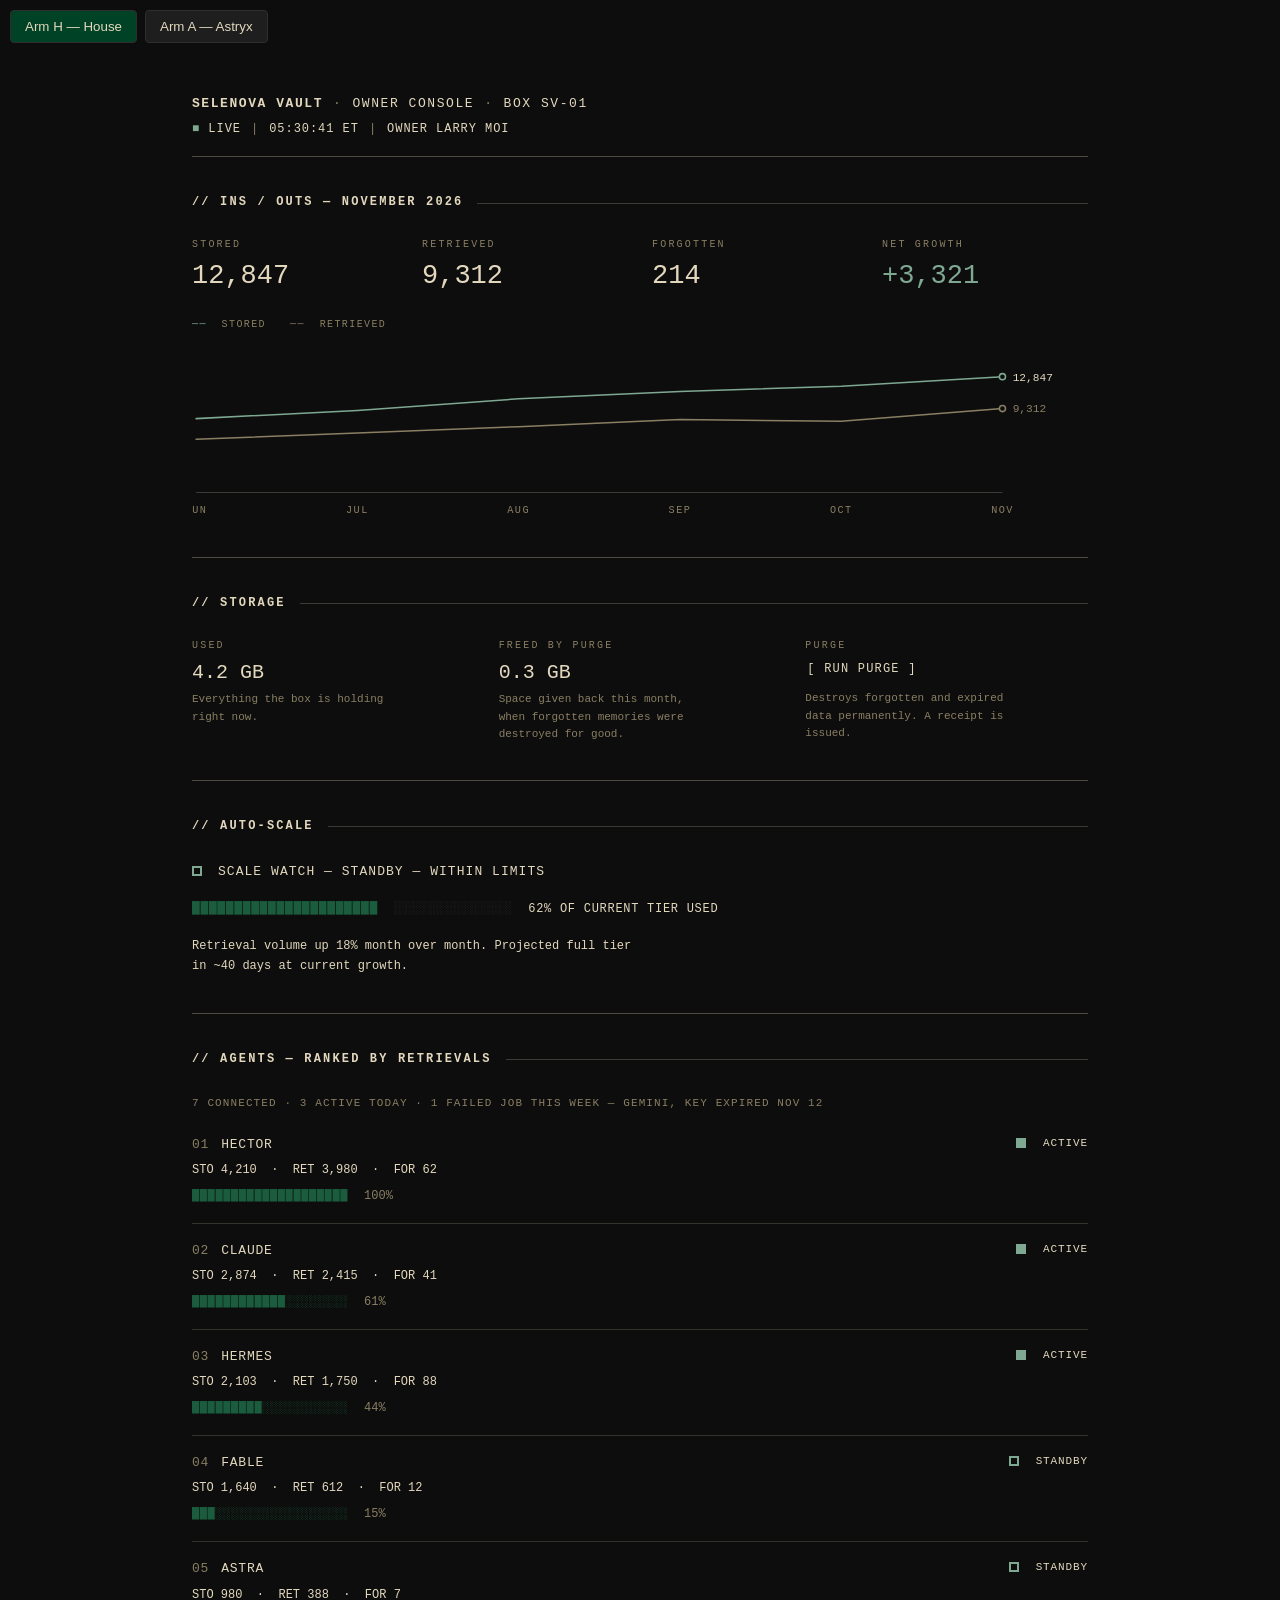
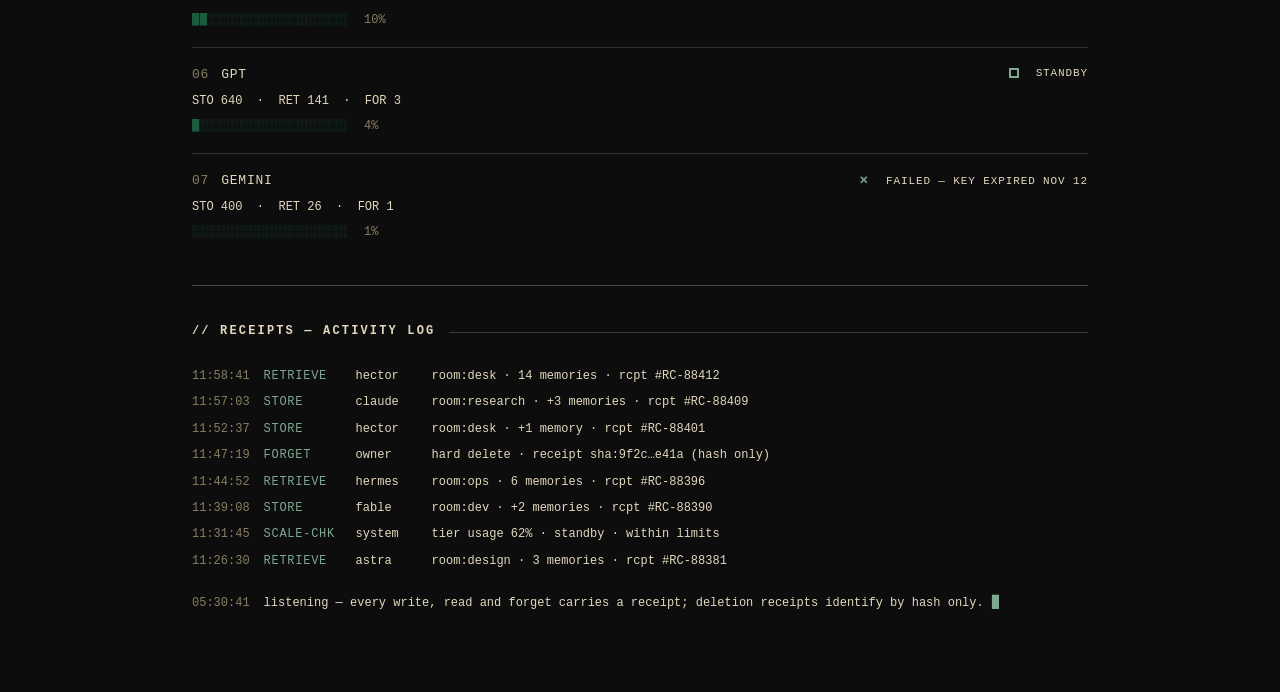
<file: index.html>
<!doctype html>
<html lang="en">
<head>
  <style>@layer reset, astryx-base, astryx-theme, product;</style>
<meta charset="UTF-8"/><meta name="viewport" content="width=device-width, initial-scale=1.0"/><title>Selenova Vault — Taste Test</title>  <script type="module" crossorigin src="./assets/index-BJisLYaf.js"></script>
  <link rel="modulepreload" crossorigin href="./assets/focusOutline.stylex-DmgL6pwj.js">
  <link rel="modulepreload" crossorigin href="./assets/useLayerDismissal-CQHac4kQ.js">
  <link rel="modulepreload" crossorigin href="./assets/isRtlElement-oBKEtMPg.js">
  <link rel="stylesheet" crossorigin href="./assets/index-Vm_T1rnO.css">
  <link rel="stylesheet" crossorigin href="./assets/astryx-stylex-b9ff0355.css">
  </head>
<body><div id="root"></div></body>
</html>
</file>
<file: assets/index-Vm_T1rnO.css>
*{box-sizing:border-box}body{background:#0d0d0d;margin:0}.t-wrap{--sp-unit:6px;--sp-group:16px;--sp-block:24px;--sp-section:36px;color:#e3d8be;font-variant-numeric:tabular-nums;background:#0d0d0d;max-width:960px;margin:0 auto;padding:40px 32px 72px;font-family:ui-monospace,SF Mono,SFMono-Regular,Menlo,Consolas,Liberation Mono,monospace;font-size:13px;line-height:1.65}.t-dim{color:#8a7f63}.t-head{padding-bottom:var(--sp-group);border-bottom:1px solid #e3d8be4d}.t-head-main{letter-spacing:.12em;flex-wrap:wrap;gap:10px;font-size:13px;display:flex}.t-brand{font-weight:700}.t-head-status{margin-top:var(--sp-unit);letter-spacing:.08em;color:#e3d8be;flex-wrap:wrap;gap:10px;font-size:12px;display:flex}.t-live-sq{color:#7fa893}.t-wrap section{padding:var(--sp-section) 0;border-bottom:1px solid #e3d8be4d}.t-wrap section:last-child{padding-bottom:var(--sp-unit);border-bottom:none}.t-sechead{margin:0 0 var(--sp-block);letter-spacing:.18em;color:#e3d8be;align-items:center;gap:14px;font-size:12px;font-weight:700;display:flex}.t-sechead:after{content:"";border-top:1px solid #e3d8be38;flex:1}.t-stats{gap:var(--sp-block);grid-template-columns:repeat(4,1fr);display:grid}.t-stat-lab{letter-spacing:.22em;text-transform:uppercase;color:#8a7f63;font-size:10px}.t-stat-num{margin-top:var(--sp-unit);color:#e3d8be;font-size:27px;line-height:1.25}.t-stat-num.accent{color:#7fa893}.t-bar{letter-spacing:.05em}.t-bar.share,.t-bar.fill{color:#1a5c3d}.t-bar.rest{color:#2e2e2e}.t-chart{margin-top:var(--sp-block)}.t-legend{gap:var(--sp-block);margin-bottom:var(--sp-group);letter-spacing:.14em;color:#8a7f63;flex-wrap:wrap;font-size:10px;display:flex}.t-legend .sw-sto{color:#7fa893}.t-legend .sw-ret{color:#8a7f63}.t-chart-svg{width:100%;height:auto;display:block}.t-axis{stroke:#e3d8be38;stroke-width:1px}.t-line-sto{fill:none;stroke:#7fa893;stroke-width:1.5px;stroke-linejoin:round;stroke-linecap:round}.t-line-ret{fill:none;stroke:#8a7f63;stroke-width:1.5px;stroke-linejoin:round;stroke-linecap:round}.t-dot-sto{fill:#0d0d0d;stroke:#7fa893;stroke-width:1.5px}.t-dot-ret{fill:#0d0d0d;stroke:#8a7f63;stroke-width:1.5px}.t-end-lab{fill:#e3d8be;font-size:11px}.t-end-lab.dim{fill:#8a7f63}.t-axis-lab{fill:#8a7f63;letter-spacing:.14em;font-size:10px}.t-storage{gap:var(--sp-block);grid-template-columns:repeat(3,1fr);display:grid}.t-store-val{margin-top:var(--sp-unit);color:#e3d8be;font-size:20px;line-height:1.25}.t-gloss{margin:var(--sp-unit) 0 0;color:#8a7f63;max-width:30ch;font-size:11px;line-height:1.6}.t-btn{font:inherit;letter-spacing:.1em;color:#e3d8be;cursor:pointer;background:0 0;border:none;border-radius:0;margin-top:2px;padding:4px 2px;font-size:12px}.t-btn:hover{color:#7fa893}.t-btn:focus-visible{color:#7fa893;outline-offset:3px;outline:1px solid #e3d8be66}.t-purge-line{margin:var(--sp-group) 0 0;color:#7fa893;font-size:12px}.t-scaleline{align-items:center;gap:var(--sp-group);letter-spacing:.08em;font-size:13px;display:flex}.t-tierbar{align-items:baseline;gap:var(--sp-group);margin-top:var(--sp-group);flex-wrap:wrap;font-size:13px;display:flex}.t-tierpct{letter-spacing:.06em;font-size:12px}.t-note{margin:var(--sp-group) 0 0;color:#e3d8be;max-width:62ch;font-size:12px;line-height:1.7}.t-agentsum{letter-spacing:.1em;color:#8a7f63;margin-bottom:var(--sp-unit);font-size:11px}.t-agentlist{margin:0;padding:0;list-style:none}.t-agent{padding:var(--sp-group) 0;border-bottom:1px solid #e3d8be2e}.t-agent:last-child{padding-bottom:var(--sp-unit);border-bottom:none}.t-agent-top{justify-content:space-between;align-items:baseline;gap:var(--sp-group);letter-spacing:.06em;font-size:13px;display:flex}.t-rank{color:#8a7f63;margin-right:12px}.t-agent-status{letter-spacing:.08em;white-space:nowrap;align-items:center;gap:2px;font-size:11px;display:inline-flex}.t-agent-stats{margin-top:var(--sp-unit);color:#e3d8be;font-size:12px}.t-agent-share{align-items:baseline;gap:var(--sp-group);margin-top:var(--sp-unit);font-size:12px;display:flex}.t-log{gap:var(--sp-unit);font-size:12px;line-height:1.7;display:grid}.t-logline{flex-wrap:wrap;gap:6px 14px;display:flex}.t-log-t{color:#8a7f63;flex:none}.t-log-op{color:#7fa893;letter-spacing:.06em;flex:none;width:78px}.t-log-who{flex:none;width:62px}.t-log-note{color:#e3d8be}.t-log-last{margin-top:var(--sp-group)}.t-cursor{color:#7fa893;margin-left:8px;animation:1.1s step-end infinite t-blink}@keyframes t-blink{50%{opacity:0}}@media (width<=640px){.t-wrap{padding:var(--sp-section) 20px 56px}.t-stats{gap:var(--sp-group) var(--sp-block);grid-template-columns:1fr 1fr}.t-stat-num{font-size:24px}.t-storage{grid-template-columns:1fr}.t-log-op{width:70px}.t-log-who{width:54px}}@layer reset{@scope([data-astryx-theme=room]) to ([data-astryx-theme]){:where(h1,h2,h3,h4,h5,h6){font-family:var(--font-family-heading);color:var(--color-text-primary)}:where(h1){font-size:var(--text-heading-1-size);font-weight:var(--text-heading-1-weight);line-height:var(--text-heading-1-leading)}:where(h2){font-size:var(--text-heading-2-size);font-weight:var(--text-heading-2-weight);line-height:var(--text-heading-2-leading)}:where(h3){font-size:var(--text-heading-3-size);font-weight:var(--text-heading-3-weight);line-height:var(--text-heading-3-leading)}:where(h4){font-size:var(--text-heading-4-size);font-weight:var(--text-heading-4-weight);line-height:var(--text-heading-4-leading)}:where(h5){font-size:var(--text-heading-5-size);font-weight:var(--text-heading-5-weight);line-height:var(--text-heading-5-leading)}:where(h6){font-size:var(--text-heading-6-size);font-weight:var(--text-heading-6-weight);line-height:var(--text-heading-6-leading)}:where(p){font-family:var(--font-family-body);font-size:var(--text-body-size);font-weight:var(--text-body-weight);line-height:var(--text-body-leading);color:var(--color-text-primary)}:where(small){font-size:var(--text-supporting-size);font-weight:var(--text-supporting-weight);line-height:var(--text-supporting-leading);color:var(--color-text-secondary)}:where(code,pre){font-family:var(--font-family-code);font-size:var(--text-code-size);line-height:var(--text-code-leading)}:where(hr){border:none;border-top:1px solid var(--color-border)}}}@layer astryx-base;@layer astryx-theme{:root{--lightningcss-light:initial;--lightningcss-dark: ;color-scheme:light dark}@media (prefers-color-scheme:dark){:root{--lightningcss-light: ;--lightningcss-dark:initial}}html[data-theme=light]{--lightningcss-light:initial;--lightningcss-dark: ;color-scheme:light}html[data-theme=dark]{--lightningcss-light: ;--lightningcss-dark:initial;color-scheme:dark}@scope([data-astryx-theme=room]) to ([data-astryx-theme]){:scope{--_scaled-font-size-4xs:min(calc(.375rem * var(--_dynamic-type-caption2,1)), var(--_scaled-font-size-3xs));--font-size-4xs:var(--_scaled-font-size-4xs);--_scaled-font-size-3xs:min(calc(.4375rem * var(--_dynamic-type-caption2,1)), var(--_scaled-font-size-2xs));--font-size-3xs:var(--_scaled-font-size-3xs);--_scaled-font-size-2xs:min(calc(.5rem * var(--_dynamic-type-caption2,1)), var(--_scaled-font-size-xs));--font-size-2xs:var(--_scaled-font-size-2xs);--_scaled-font-size-xs:min(calc(.625rem * var(--_dynamic-type-caption1,1)), var(--_scaled-font-size-sm));--font-size-xs:var(--_scaled-font-size-xs);--_scaled-font-size-sm:min(calc(.75rem * var(--_dynamic-type-footnote,1)), var(--_scaled-font-size-base));--font-size-sm:var(--_scaled-font-size-sm);--_scaled-font-size-base:min(calc(.875rem * var(--_dynamic-type-body,1)), var(--_scaled-font-size-lg));--font-size-base:var(--_scaled-font-size-base);--_scaled-font-size-lg:min(calc(1.0625rem * var(--_dynamic-type-title3,1)), var(--_scaled-font-size-xl));--font-size-lg:var(--_scaled-font-size-lg);--_scaled-font-size-xl:min(calc(1.25rem * var(--_dynamic-type-title2,1)), var(--_scaled-font-size-2xl));--font-size-xl:var(--_scaled-font-size-xl);--_scaled-font-size-2xl:min(calc(1.5rem * var(--_dynamic-type-title1,1)), var(--_scaled-font-size-3xl));--font-size-2xl:var(--_scaled-font-size-2xl);--_scaled-font-size-3xl:min(calc(1.8125rem * var(--_dynamic-type-title1,1)), var(--_scaled-font-size-4xl));--font-size-3xl:var(--_scaled-font-size-3xl);--_scaled-font-size-4xl:min(calc(2.1875rem * var(--_dynamic-type-large-title,1)), var(--_scaled-font-size-5xl));--font-size-4xl:var(--_scaled-font-size-4xl);--_scaled-font-size-5xl:calc(2.625rem * var(--_dynamic-type-large-title,1));--font-size-5xl:var(--_scaled-font-size-5xl);--text-heading-1-size:var(--font-size-2xl);--text-heading-1-weight:var(--font-weight-semibold);--text-heading-1-leading:1.3333;--text-heading-2-size:var(--font-size-xl);--text-heading-2-weight:var(--font-weight-semibold);--text-heading-2-leading:1.4;--text-heading-3-size:var(--font-size-lg);--text-heading-3-weight:var(--font-weight-bold);--text-heading-3-leading:1.4118;--text-heading-4-size:var(--font-size-base);--text-heading-4-weight:var(--font-weight-bold);--text-heading-4-leading:1.4286;--text-heading-5-size:var(--font-size-sm);--text-heading-5-weight:var(--font-weight-semibold);--text-heading-5-leading:1.6667;--text-heading-6-size:var(--font-size-xs);--text-heading-6-weight:var(--font-weight-semibold);--text-heading-6-leading:1.6;--text-body-size:var(--font-size-base);--text-body-weight:var(--font-weight-normal);--text-body-leading:1.4286;--text-large-size:var(--font-size-lg);--text-large-weight:var(--font-weight-semibold);--text-large-leading:1.4118;--text-label-size:var(--font-size-base);--text-label-weight:var(--font-weight-medium);--text-label-leading:1.4286;--text-code-size:var(--font-size-base);--text-code-weight:var(--font-weight-normal);--text-code-leading:1.4286;--text-supporting-size:var(--font-size-sm);--text-supporting-weight:var(--font-weight-normal);--text-supporting-leading:1.6667;--text-display-1-size:var(--font-size-5xl);--text-display-1-weight:var(--font-weight-normal);--text-display-1-leading:1.2381;--text-display-2-size:var(--font-size-4xl);--text-display-2-weight:var(--font-weight-normal);--text-display-2-leading:1.2571;--text-display-3-size:var(--font-size-3xl);--text-display-3-weight:var(--font-weight-normal);--text-display-3-leading:1.3793;--duration-fast-min:95ms;--duration-fast:.125s;--duration-fast-max:.165s;--duration-medium-min:.225s;--duration-medium:.3s;--duration-medium-max:.4s;--duration-slow-min:.525s;--duration-slow:.7s;--duration-slow-max:.935s;--_astryx-pre-tempo-duration-fast-min:95ms;--_astryx-pre-tempo-duration-fast:.125s;--_astryx-pre-tempo-duration-fast-max:.165s;--_astryx-pre-tempo-duration-medium-min:.225s;--_astryx-pre-tempo-duration-medium:.3s;--_astryx-pre-tempo-duration-medium-max:.4s;--_astryx-pre-tempo-duration-slow-min:.525s;--_astryx-pre-tempo-duration-slow:.7s;--_astryx-pre-tempo-duration-slow-max:.935s;--_astryx-motion-tempo:1;--font-family-body:Figtree, -apple-system, BlinkMacSystemFont, "Segoe UI", Roboto, Helvetica, Arial, sans-serif;--font-family-heading:Figtree, -apple-system, BlinkMacSystemFont, "Segoe UI", Roboto, Helvetica, Arial, sans-serif;--font-family-code:ui-monospace, "SF Mono", Monaco, Consolas, "Liberation Mono", "Courier New", monospace;--color-syntax-keyword:#7fa893;--color-syntax-string:#e3d8be;--color-syntax-comment:#8a7f63;--color-syntax-number:#e3d8be;--color-syntax-function:#7fa893;--color-syntax-type:#7fa893;--color-syntax-variable:#e3d8be;--color-syntax-operator:#8a7f63;--color-syntax-constant:#e3d8be;--color-syntax-tag:#7fa893;--color-syntax-attribute:#e3d8be;--color-syntax-property:#7fa893;--color-syntax-punctuation:#8a7f63;--color-syntax-background:#0d0d0d;--color-syntax-added:#1a5c3d;--color-syntax-removed:#2e2e2e;--color-syntax-diff-header:#1e1e1e;--color-syntax-added-marker:#7fa893;--color-syntax-removed-marker:#8a7f63;--color-background-surface:#1e1e1e;--color-background-body:#0d0d0d;--color-background-card:#1e1e1e;--color-background-popover:#1e1e1e;--color-background-muted:#2e2e2e;--color-accent:#004225;--color-accent-muted:#1a5c3d;--color-neutral:#8a7f63;--color-overlay:#0d0d0d;--color-overlay-hover:#1e1e1e;--color-overlay-pressed:#2e2e2e;--color-text-primary:#e3d8be;--color-text-secondary:#8a7f63;--color-text-disabled:#5c5546;--color-text-accent:#7fa893;--color-on-dark:#e3d8be;--color-on-light:#0d0d0d;--color-on-accent:#e3d8be;--color-on-success:#e3d8be;--color-on-error:#e3d8be;--color-on-warning:#0d0d0d;--color-info:#1a5c3d;--color-info-muted:#2e2e2e;--color-on-info:#e3d8be;--color-text-info:#e3d8be;--color-text-success:#e3d8be;--color-text-warning:#e3d8be;--color-text-error:#e3d8be;--color-on-info-muted:#e3d8be;--color-on-success-muted:#e3d8be;--color-on-warning-muted:#e3d8be;--color-on-error-muted:#e3d8be;--color-icon-accent:#7fa893;--color-icon-primary:#e3d8be;--color-icon-secondary:#8a7f63;--color-icon-disabled:#5c5546;--color-success:#004225;--color-warning:#e3d8be;--color-error:#0d0d0d;--color-success-muted:#1a5c3d;--color-error-muted:#2e2e2e;--color-warning-muted:#2e2e2e;--color-border:#2e2e2e;--color-border-emphasized:#5c5546;--color-skeleton:#2e2e2e;--color-shadow:#0d0d0d;--color-tint-hover:#1e1e1e;--color-background-red:#2e2e2e;--color-border-red:#2e2e2e;--color-icon-red:#e3d8be;--color-text-red:#e3d8be;--color-background-orange:#2e2e2e;--color-border-orange:#2e2e2e;--color-icon-orange:#8a7f63;--color-text-orange:#8a7f63;--color-background-yellow:#2e2e2e;--color-border-yellow:#2e2e2e;--color-icon-yellow:#8a7f63;--color-text-yellow:#8a7f63;--color-background-green:#004225;--color-border-green:#004225;--color-icon-green:#7fa893;--color-text-green:#7fa893;--color-background-teal:#1a5c3d;--color-border-teal:#1a5c3d;--color-icon-teal:#7fa893;--color-text-teal:#7fa893;--color-background-cyan:#1a5c3d;--color-border-cyan:#1a5c3d;--color-icon-cyan:#7fa893;--color-text-cyan:#7fa893;--color-background-blue:#1a5c3d;--color-border-blue:#1a5c3d;--color-icon-blue:#7fa893;--color-text-blue:#7fa893;--color-background-purple:#2e2e2e;--color-border-purple:#2e2e2e;--color-icon-purple:#8a7f63;--color-text-purple:#8a7f63;--color-background-pink:#2e2e2e;--color-border-pink:#2e2e2e;--color-icon-pink:#8a7f63;--color-text-pink:#8a7f63;--color-background-gray:#2e2e2e;--color-border-gray:#2e2e2e;--color-icon-gray:#8a7f63;--color-text-gray:#8a7f63;--radius-none:0px;--radius-inner:.375rem;--radius-element:.625rem;--radius-container:.75rem;--radius-page:1.75rem;--radius-full:9999px;--shadow-low:0 2px 4px var(--lightningcss-light,oklch(0% 0 0/.05))var(--lightningcss-dark,oklch(0% 0 0/.25)), 0 4px 8px var(--lightningcss-light,oklch(0% 0 0/.1))var(--lightningcss-dark,oklch(0% 0 0/.4)), inset 0 0 0 1px var(--lightningcss-light,#0000)var(--lightningcss-dark,oklch(100% 0 0/.08));--shadow-med:0 2px 4px var(--lightningcss-light,oklch(0% 0 0/.05))var(--lightningcss-dark,oklch(0% 0 0/.35)), 0 4px 12px var(--lightningcss-light,oklch(0% 0 0/.1))var(--lightningcss-dark,oklch(0% 0 0/.5)), inset 0 0 0 1px var(--lightningcss-light,#0000)var(--lightningcss-dark,oklch(100% 0 0/.12));--shadow-high:0 4px 6px var(--lightningcss-light,oklch(0% 0 0/.1))var(--lightningcss-dark,oklch(0% 0 0/.5)), 0 12px 24px var(--lightningcss-light,oklch(0% 0 0/.15))var(--lightningcss-dark,oklch(0% 0 0/.7)), inset 0 0 0 1px var(--lightningcss-light,#0000)var(--lightningcss-dark,oklch(100% 0 0/.15));--shadow-inset-hover:inset 0px 0px 0px 2px #7fa893;--shadow-inset-selected:inset 0px 0px 0px 2px #004225;--shadow-inset-success:inset 0px 0px 0px 2px #2f7d334d;--shadow-inset-warning:inset 0px 0px 0px 2px #f8d36a4d;--shadow-inset-error:inset 0px 0px 0px 2px #de47454d;--color-icon-info:var(--color-text-info);--color-icon-success:var(--color-text-success);--color-icon-warning:var(--color-text-warning);--color-icon-error:var(--color-text-error);--color-border-info:var(--color-text-info);--color-border-success:var(--color-text-success);--color-border-warning:var(--color-text-warning);--color-border-error:var(--color-text-error);--duration-exit:var(--duration-fast);--astryx-theme-neutral-color-status-fill-accent:#004225;font-family:var(--font-family-body)}.astryx-heading[data-level="1"]{font-family:var(--font-family-heading);font-size:var(--text-heading-1-size);font-weight:var(--text-heading-1-weight);line-height:var(--text-heading-1-leading)}.astryx-heading[data-level="2"]{font-family:var(--font-family-heading);font-size:var(--text-heading-2-size);font-weight:var(--text-heading-2-weight);line-height:var(--text-heading-2-leading)}.astryx-heading[data-level="3"]{font-family:var(--font-family-heading);font-size:var(--text-heading-3-size);font-weight:var(--text-heading-3-weight);line-height:var(--text-heading-3-leading)}.astryx-heading[data-level="4"]{font-family:var(--font-family-heading);font-size:var(--text-heading-4-size);font-weight:var(--text-heading-4-weight);line-height:var(--text-heading-4-leading)}.astryx-heading[data-level="5"]{font-family:var(--font-family-heading);font-size:var(--text-heading-5-size);font-weight:var(--text-heading-5-weight);line-height:var(--text-heading-5-leading)}.astryx-heading[data-level="6"]{font-family:var(--font-family-heading);font-size:var(--text-heading-6-size);font-weight:var(--text-heading-6-weight);line-height:var(--text-heading-6-leading)}.astryx-heading[data-type=display-1]{font-family:var(--font-family-heading);font-size:var(--text-display-1-size);line-height:var(--text-display-1-leading)}.astryx-heading[data-type=display-2]{font-family:var(--font-family-heading);font-size:var(--text-display-2-size);line-height:var(--text-display-2-leading)}.astryx-heading[data-type=display-3]{font-family:var(--font-family-heading);font-size:var(--text-display-3-size);line-height:var(--text-display-3-leading)}.astryx-text[data-type=body]{font-family:var(--font-family-body);font-size:var(--text-body-size);line-height:var(--text-body-leading)}.astryx-text[data-type=large]{font-family:var(--font-family-body);font-size:var(--text-large-size);line-height:var(--text-large-leading)}.astryx-text[data-type=label]{font-family:var(--font-family-body);font-size:var(--text-label-size);line-height:var(--text-label-leading)}.astryx-text[data-type=code]{font-family:var(--font-family-code);font-size:var(--text-code-size);line-height:var(--text-code-leading)}.astryx-text[data-type=supporting]{font-family:var(--font-family-body);font-size:var(--text-supporting-size);line-height:var(--text-supporting-leading)}.astryx-text[data-type=display-1]{font-family:var(--font-family-heading);font-size:var(--text-display-1-size);line-height:var(--text-display-1-leading)}.astryx-text[data-type=display-2]{font-family:var(--font-family-heading);font-size:var(--text-display-2-size);line-height:var(--text-display-2-leading)}.astryx-text[data-type=display-3]{font-family:var(--font-family-heading);font-size:var(--text-display-3-size);line-height:var(--text-display-3-leading)}.astryx-item[data-selected=selected],.astryx-item[data-data-selected=data-selected],.astryx-tree-list-item[data-selected=selected],.astryx-tree-list-item[data-data-selected=data-selected],.astryx-file-input[data-mode=dropzone],.astryx-citation[data-variant=number]{--color-text-secondary:#8a7f63}.astryx-button[data-variant=destructive]{background-color:var(--color-error-muted);color:var(--color-on-error-muted)}.astryx-badge[data-variant=neutral]{background-color:var(--color-background-gray);color:var(--color-text-gray)}.astryx-badge[data-variant=red]{background-color:var(--color-background-red);color:var(--color-text-red)}.astryx-badge[data-variant=orange]{background-color:var(--color-background-orange);color:var(--color-text-orange)}.astryx-badge[data-variant=yellow]{background-color:var(--color-background-yellow);color:var(--color-text-yellow)}.astryx-badge[data-variant=green]{background-color:var(--color-background-green);color:var(--color-text-green)}.astryx-badge[data-variant=teal]{background-color:var(--color-background-teal);color:var(--color-text-teal)}.astryx-badge[data-variant=cyan]{background-color:var(--color-background-cyan);color:var(--color-text-cyan)}.astryx-badge[data-variant=blue]{background-color:var(--color-background-blue);color:var(--color-text-blue)}.astryx-badge[data-variant=purple]{background-color:var(--color-background-purple);color:var(--color-text-purple)}.astryx-badge[data-variant=pink]{background-color:var(--color-background-pink);color:var(--color-text-pink)}.astryx-badge[data-variant=gray]{background-color:var(--color-background-gray);color:var(--color-text-gray)}.astryx-segmented-control{padding:var(--spacing-1);--_segmented-control-padding:var(--spacing-1)}.astryx-segmented-control-item{--color-text-secondary:var(--lightningcss-light,#474747)var(--lightningcss-dark,#c6c6c6)}.astryx-segmented-control-item[data-size=sm]{height:calc(var(--size-element-sm) - 8px)}.astryx-segmented-control-item[data-size=md]{height:calc(var(--size-element-md) - 8px)}.astryx-segmented-control-item[data-size=lg]{height:calc(var(--size-element-lg) - 8px)}.astryx-segmented-control-item[data-selected=selected]{box-shadow:none}.astryx-switch{--color-background-gray:var(--color-border-emphasized)}.astryx-progress-bar{--color-background-muted:var(--color-border-emphasized)}.astryx-card{--astryx-card-padding:var(--spacing-3)}.astryx-section{--astryx-section-padding:var(--spacing-3)}.astryx-text[data-color=primary],.astryx-heading[data-color=primary]{color:var(--color-text-primary)}.astryx-text[data-color=secondary],.astryx-heading[data-color=secondary]{color:var(--color-text-secondary)}.astryx-text[data-color=disabled],.astryx-heading[data-color=disabled]{color:var(--color-text-disabled)}.astryx-text[data-color=placeholder],.astryx-heading[data-color=placeholder]{color:var(--color-text-secondary)}.astryx-text[data-color=accent],.astryx-heading[data-color=accent]{color:var(--color-text-accent)}.astryx-text[data-color=inherit],.astryx-heading[data-color=inherit]{color:inherit}.astryx-text[data-size="4xs"]{font-size:var(--font-size-4xs)}.astryx-text[data-size="3xs"]{font-size:var(--font-size-3xs)}.astryx-text[data-size="2xs"]{font-size:var(--font-size-2xs)}.astryx-text[data-size=xsm]{font-size:var(--font-size-xs)}.astryx-text[data-size=sm]{font-size:var(--font-size-sm)}.astryx-text[data-size=base]{font-size:var(--font-size-base)}.astryx-text[data-size=lg]{font-size:var(--font-size-lg)}.astryx-text[data-size=xl]{font-size:var(--font-size-xl)}.astryx-text[data-size="2xl"]{font-size:var(--font-size-2xl)}.astryx-text[data-size="3xl"]{font-size:var(--font-size-3xl)}.astryx-text[data-size="4xl"]{font-size:var(--font-size-4xl)}.astryx-heading[data-weight=normal]{font-weight:var(--font-weight-normal)}.astryx-heading[data-weight=medium]{font-weight:var(--font-weight-medium)}.astryx-heading[data-weight=semibold]{font-weight:var(--font-weight-semibold)}.astryx-heading[data-weight=bold]{font-weight:var(--font-weight-bold)}}@media (width<1024px) and (pointer:coarse){@scope([data-astryx-theme=room]) to ([data-astryx-theme]){:scope{--_scaled-font-size-4xs:min(calc(.4375rem * var(--_dynamic-type-caption2,1)), var(--_scaled-font-size-3xs));--font-size-4xs:var(--_scaled-font-size-4xs);--_scaled-font-size-3xs:min(calc(.5rem * var(--_dynamic-type-caption2,1)), var(--_scaled-font-size-2xs));--font-size-3xs:var(--_scaled-font-size-3xs);--_scaled-font-size-2xs:min(calc(.625rem * var(--_dynamic-type-caption2,1)), var(--_scaled-font-size-xs));--font-size-2xs:var(--_scaled-font-size-2xs);--_scaled-font-size-xs:min(calc(.75rem * var(--_dynamic-type-caption1,1)), var(--_scaled-font-size-sm));--font-size-xs:var(--_scaled-font-size-xs);--_scaled-font-size-sm:min(calc(.875rem * var(--_dynamic-type-footnote,1)), var(--_scaled-font-size-base));--font-size-sm:var(--_scaled-font-size-sm);--_scaled-font-size-base:min(calc(1rem * var(--_dynamic-type-body,1)), var(--_scaled-font-size-lg));--font-size-base:var(--_scaled-font-size-base);--_scaled-font-size-lg:min(calc(1.1875rem * var(--_dynamic-type-title3,1)), var(--_scaled-font-size-xl));--font-size-lg:var(--_scaled-font-size-lg);--_scaled-font-size-xl:min(calc(1.375rem * var(--_dynamic-type-title2,1)), var(--_scaled-font-size-2xl));--font-size-xl:var(--_scaled-font-size-xl);--_scaled-font-size-2xl:min(calc(1.625rem * var(--_dynamic-type-title1,1)), var(--_scaled-font-size-3xl));--font-size-2xl:var(--_scaled-font-size-2xl);--_scaled-font-size-3xl:min(calc(1.875rem * var(--_dynamic-type-title1,1)), var(--_scaled-font-size-4xl));--font-size-3xl:var(--_scaled-font-size-3xl);--_scaled-font-size-4xl:min(calc(2.25rem * var(--_dynamic-type-large-title,1)), var(--_scaled-font-size-5xl));--font-size-4xl:var(--_scaled-font-size-4xl);--_scaled-font-size-5xl:calc(2.625rem * var(--_dynamic-type-large-title,1));--font-size-5xl:var(--_scaled-font-size-5xl);--text-heading-1-size:var(--font-size-2xl);--text-heading-1-weight:var(--font-weight-semibold);--text-heading-1-leading:1.3846;--text-heading-2-size:var(--font-size-xl);--text-heading-2-weight:var(--font-weight-semibold);--text-heading-2-leading:1.4545;--text-heading-3-size:var(--font-size-lg);--text-heading-3-weight:var(--font-weight-bold);--text-heading-3-leading:1.4737;--text-heading-4-size:var(--font-size-base);--text-heading-4-weight:var(--font-weight-bold);--text-heading-4-leading:1.5;--text-heading-5-size:var(--font-size-sm);--text-heading-5-weight:var(--font-weight-semibold);--text-heading-5-leading:1.4286;--text-heading-6-size:var(--font-size-xs);--text-heading-6-weight:var(--font-weight-semibold);--text-heading-6-leading:1.6667;--text-body-size:var(--font-size-base);--text-body-weight:var(--font-weight-normal);--text-body-leading:1.5;--text-large-size:var(--font-size-lg);--text-large-weight:var(--font-weight-semibold);--text-large-leading:1.4737;--text-label-size:var(--font-size-base);--text-label-weight:var(--font-weight-medium);--text-label-leading:1.5;--text-code-size:var(--font-size-base);--text-code-weight:var(--font-weight-normal);--text-code-leading:1.5;--text-supporting-size:var(--font-size-sm);--text-supporting-weight:var(--font-weight-normal);--text-supporting-leading:1.4286;--text-display-1-size:var(--font-size-5xl);--text-display-1-weight:var(--font-weight-normal);--text-display-1-leading:1.2381;--text-display-2-size:var(--font-size-4xl);--text-display-2-weight:var(--font-weight-normal);--text-display-2-leading:1.2222;--text-display-3-size:var(--font-size-3xl);--text-display-3-weight:var(--font-weight-normal);--text-display-3-leading:1.4667;--font-family-body:Figtree, -apple-system, BlinkMacSystemFont, "Segoe UI", Roboto, Helvetica, Arial, sans-serif;--font-family-heading:Figtree, -apple-system, BlinkMacSystemFont, "Segoe UI", Roboto, Helvetica, Arial, sans-serif;--font-family-code:ui-monospace, "SF Mono", Monaco, Consolas, "Liberation Mono", "Courier New", monospace}}}@scope([data-astryx-theme=room]) to ([data-astryx-theme]){[data-astryx-media=dark]{--lightningcss-light: ;--lightningcss-dark:initial;color-scheme:dark;--color-text-primary:var(--color-on-dark);--color-icon-primary:var(--color-on-dark);--color-accent:var(--color-on-dark)}[data-astryx-media=light]{--lightningcss-light:initial;--lightningcss-dark: ;color-scheme:light;--color-text-primary:var(--color-on-light);--color-icon-primary:var(--color-on-light);--color-accent:var(--color-on-light)}}}.a-hero{background:#004225;border-radius:6px;padding:28px}.a-light{color:#0d0d0d;background:#f4efe0;border-radius:6px;padding:16px}.a-darkpanel{background:#1e1e1e;border:1px solid #2e2e2e;border-radius:6px;padding:16px}.a-wrap{max-width:1180px;margin:0 auto;padding:20px 20px 40px}.a-nums{flex-wrap:wrap;gap:40px;display:flex}.a-mid{grid-template-columns:1fr 1fr;gap:18px;margin-top:18px;display:grid}@media (width<=700px){.a-mid{grid-template-columns:1fr}}
</file>
<file: assets/astryx-stylex-b9ff0355.css>
@layer astryx-base {
  @layer priority1 {
    :root, .astryx1qqxm5o {
      --astryx-press-alpha: 0;
    }

    :root, .astryxafi2nm {
      --border-width: 1px;
    }

    :root, .astryxj0fimd {
      --color-accent: light-dark(#0064e0, #0171e3);
      --color-accent-muted: light-dark(#0082fb33, #0082fb3f);
      --color-on-accent: #fff;
      --color-neutral: light-dark(#0536591a, #dfe2e533);
      --color-background-surface: light-dark(#fff, #1f1f22);
      --color-background-body: light-dark(#f1f4f7, #111112);
      --color-overlay: light-dark(#01122866, #11111299);
      --color-overlay-hover: light-dark(#0536590c, #ffffff0c);
      --color-overlay-pressed: light-dark(#05365919, #ffffff19);
      --color-background-muted: light-dark(#0536590c, #1111127f);
      --color-text-primary: light-dark(#0a1317, #dfe2e5);
      --color-text-secondary: light-dark(#4e606f, #aaafb5);
      --color-text-disabled: light-dark(#a4b0bc, #6f747c);
      --color-text-accent: light-dark(#0064e0, #3e9efb);
      --color-on-dark: #fff;
      --color-on-light: #000;
      --color-icon-accent: light-dark(#0064e0, #2694fe);
      --color-icon-primary: light-dark(#0a1317, #dfe2e5);
      --color-icon-secondary: light-dark(#4e606f, #aaafb5);
      --color-icon-disabled: light-dark(#a4b0bc, #6f747c);
      --color-background-card: light-dark(#fff, #1f1f22);
      --color-background-popover: light-dark(#fff, #28292c);
      --color-background-inverted: light-dark(#0a1317, #fff);
      --color-background-error-inverted: light-dark(#aa071e, #e3193b);
      --color-info: #0064e0;
      --color-info-muted: light-dark(#0082fb33, #0082fb3f);
      --color-on-info: #fff;
      --color-success: #0d8626;
      --color-success-muted: light-dark(#0b991f33, #0b991f3f);
      --color-on-success: #fff;
      --color-error: light-dark(#e3193b, #f5394f);
      --color-error-muted: light-dark(#e3193b33, #f5394f3f);
      --color-on-error: light-dark(#fff, #0a1317);
      --color-warning: light-dark(#e9af08, #f2c00b);
      --color-warning-muted: light-dark(#e2a40033, #e2a4003f);
      --color-on-warning: #0a1317;
      --color-text-info: var(--color-text-blue);
      --color-text-success: var(--color-text-green);
      --color-text-warning: var(--color-text-yellow);
      --color-text-error: var(--color-text-red);
      --color-icon-info: var(--color-text-info);
      --color-icon-success: var(--color-text-success);
      --color-icon-warning: var(--color-text-warning);
      --color-icon-error: var(--color-text-error);
      --color-border-info: var(--color-text-info);
      --color-border-success: var(--color-text-success);
      --color-border-warning: var(--color-text-warning);
      --color-border-error: var(--color-text-error);
      --color-on-info-muted: var(--color-text-blue);
      --color-on-success-muted: var(--color-text-green);
      --color-on-warning-muted: var(--color-text-yellow);
      --color-on-error-muted: var(--color-text-red);
      --color-border: light-dark(#05365919, #f2f4f619);
      --color-border-emphasized: light-dark(#ccd3db, #494d53);
      --color-skeleton: light-dark(#ccd3db, #5a5e66);
      --color-track: light-dark(#ccd3db, #5a5e66);
      --color-shadow: light-dark(#0536591a, #0000004d);
      --color-tint-hover: light-dark(#000, #fff);
      --color-background-blue: #0171e333;
      --color-border-blue: light-dark(#0064e0, #2694fe);
      --color-icon-blue: light-dark(#0064e0, #2694fe);
      --color-text-blue: light-dark(#042f97, #afd7ff);
      --color-background-cyan: #03a7d733;
      --color-border-cyan: light-dark(#089dd0, #0171a4);
      --color-icon-cyan: light-dark(#00acc1, #26c6da);
      --color-text-cyan: light-dark(#014975, #a1eef9);
      --color-background-gray: light-dark(#0a131733, #666a724c);
      --color-border-gray: light-dark(#647685, #748695);
      --color-icon-gray: light-dark(#4e606f, #aaafb5);
      --color-text-gray: light-dark(#0a1317, #e7eaed);
      --color-background-green: #24bb5e33;
      --color-border-green: light-dark(#0d8626, #0b991f);
      --color-icon-green: light-dark(#0d8626, #26a756);
      --color-text-green: light-dark(#09441f, #a5f690);
      --color-background-orange: #f2790233;
      --color-border-orange: light-dark(#eb6e00, #b34a01);
      --color-icon-orange: light-dark(#e9690b, #fb8c00);
      --color-text-orange: light-dark(#6b2203, #fdb876);
      --color-background-pink: #e638b333;
      --color-border-pink: light-dark(#f351c0, #c02294);
      --color-icon-pink: light-dark(#c2185b, #ec407a);
      --color-text-pink: light-dark(#650053, #feade3);
      --color-background-purple: #7952ff33;
      --color-border-purple: light-dark(#9081ff, #7340fe);
      --color-icon-purple: light-dark(#5b08d8, #7952ff);
      --color-text-purple: light-dark(#3e0697, #b3b0fe);
      --color-background-red: #e3193b33;
      --color-border-red: light-dark(#e3193b, #f5394f);
      --color-icon-red: light-dark(#d31130, #e3193b);
      --color-text-red: light-dark(#7b0210, #ffb2b8);
      --color-background-teal: #0db7af33;
      --color-border-teal: light-dark(#08a3a3, #08767d);
      --color-icon-teal: light-dark(#009688, #26a69a);
      --color-text-teal: light-dark(#083943, #40dccd);
      --color-background-yellow: #e2a40033;
      --color-border-yellow: light-dark(#c58600, #b47700);
      --color-icon-yellow: light-dark(#fbc02d, #ffee58);
      --color-text-yellow: light-dark(#753f07, #fbce03);
    }

    :root, .astryx14lkjui {
      --duration-fast-min: .13s;
      --duration-fast: .175s;
      --duration-fast-max: .23s;
      --duration-medium-min: .31s;
      --duration-medium: .41s;
      --duration-medium-max: .55s;
      --duration-slow-min: .73s;
      --duration-slow: .975s;
      --duration-slow-max: 1.3s;
      --duration-exit: var(--duration-fast);
    }

    :root, .astryxf09i69 {
      --ease-standard: cubic-bezier(.24, 1, .4, 1);
      --ease-entrance: cubic-bezier(.24, 1, .4, 1);
      --ease-move: cubic-bezier(.24, 1, .4, 1);
      --ease-exit: cubic-bezier(.3, 0, .6, .6);
    }

    :root, .astryxzxs3qz {
      --focus-outline-width: 2px;
      --focus-outline-style: solid;
      --focus-outline-color: var(--color-accent);
      --focus-outline-offset: 3px;
    }

    :root, .astryx5tdzeq {
      --font-family-body: -apple-system, BlinkMacSystemFont, "Segoe UI", Roboto, Helvetica, Arial, sans-serif;
      --font-family-code: "SF Mono", Monaco, Consolas, monospace;
      --font-family-heading: -apple-system, BlinkMacSystemFont, "Segoe UI", Roboto, Helvetica, Arial, sans-serif;
    }

    :root, .astryx1q1ms06 {
      --font-size-4xs: .375rem;
      --font-size-3xs: .4375rem;
      --font-size-2xs: .5rem;
      --font-size-xs: .625rem;
      --font-size-sm: .75rem;
      --font-size-base: .875rem;
      --font-size-lg: 1.0625rem;
      --font-size-xl: 1.25rem;
      --font-size-2xl: 1.5rem;
      --font-size-3xl: 1.8125rem;
      --font-size-4xl: 2.1875rem;
      --font-size-5xl: 2.625rem;
    }

    :root, .astryx1ccmotb {
      --font-weight-normal: 400;
      --font-weight-medium: 500;
      --font-weight-semibold: 600;
      --font-weight-bold: 700;
    }

    :root, .astryxrw1vgx {
      --radius-none: 0px;
      --radius-inner: 4px;
      --radius-element: 8px;
      --radius-container: 12px;
      --radius-page: 28px;
      --radius-chat: 28px;
      --radius-full: 9999px;
    }

    :root, .astryxua8qm3 {
      --shadow-low: 0px 1px 1px light-dark(#0000001a, #0003), 0px 2px 8px light-dark(#0000001a, #0003);
      --shadow-med: 0px 1px 2px light-dark(#0000001a, #0003), 0px 2px 12px light-dark(#0000001a, #0003);
      --shadow-high: 0px 2px 2px light-dark(#0000001a, #0003), 0px 8px 24px light-dark(#0000001a, #0000004d);
      --shadow-inset-hover: inset 0px 0px 0px 2px light-dark(#05365926, #dfe2e533);
      --shadow-inset-selected: inset 0px 0px 0px 2px #0171e380;
      --shadow-inset-success: inset 0px 0px 0px 2px #26a7564d;
      --shadow-inset-warning: inset 0px 0px 0px 2px #e2a4004d;
      --shadow-inset-error: inset 0px 0px 0px 2px #e3193b4d;
    }

    :root, .astryxkgjyic {
      --size-element-sm: 28px;
      --size-element-md: 32px;
      --size-element-lg: 36px;
    }

    :root, .astryx1kvdh9l {
      --spacing-0: 0rem;
      --spacing-0-5: .125rem;
      --spacing-1: .25rem;
      --spacing-1-5: .375rem;
      --spacing-2: .5rem;
      --spacing-3: .75rem;
      --spacing-4: 1rem;
      --spacing-5: 1.25rem;
      --spacing-6: 1.5rem;
      --spacing-7: 1.75rem;
      --spacing-8: 2rem;
      --spacing-9: 2.25rem;
      --spacing-10: 2.5rem;
      --spacing-11: 2.75rem;
      --spacing-12: 3rem;
    }

    :root, .astryx1etlgq0 {
      --text-heading-1-size: var(--font-size-2xl);
      --text-heading-1-weight: var(--font-weight-semibold);
      --text-heading-1-leading: 1.3333;
      --text-heading-2-size: var(--font-size-xl);
      --text-heading-2-weight: var(--font-weight-semibold);
      --text-heading-2-leading: 1.4;
      --text-heading-3-size: var(--font-size-lg);
      --text-heading-3-weight: var(--font-weight-semibold);
      --text-heading-3-leading: 1.4118;
      --text-heading-4-size: var(--font-size-base);
      --text-heading-4-weight: var(--font-weight-semibold);
      --text-heading-4-leading: 1.4286;
      --text-heading-5-size: var(--font-size-sm);
      --text-heading-5-weight: var(--font-weight-semibold);
      --text-heading-5-leading: 1.6667;
      --text-heading-6-size: var(--font-size-xs);
      --text-heading-6-weight: var(--font-weight-semibold);
      --text-heading-6-leading: 1.6;
      --text-body-size: var(--font-size-base);
      --text-body-weight: var(--font-weight-normal);
      --text-body-leading: 1.4286;
      --text-large-size: var(--font-size-lg);
      --text-large-weight: var(--font-weight-semibold);
      --text-large-leading: 1.4118;
      --text-label-size: var(--font-size-base);
      --text-label-weight: var(--font-weight-medium);
      --text-label-leading: 1.4286;
      --text-code-size: var(--font-size-base);
      --text-code-weight: var(--font-weight-normal);
      --text-code-leading: 1.4286;
      --text-supporting-size: var(--font-size-sm);
      --text-supporting-weight: var(--font-weight-normal);
      --text-supporting-leading: 1.6667;
      --text-display-1-size: var(--font-size-5xl);
      --text-display-1-weight: var(--font-weight-normal);
      --text-display-1-leading: 1.2381;
      --text-display-2-size: var(--font-size-4xl);
      --text-display-2-weight: var(--font-weight-normal);
      --text-display-2-leading: 1.2571;
      --text-display-3-size: var(--font-size-3xl);
      --text-display-3-weight: var(--font-weight-normal);
      --text-display-3-leading: 1.2414;
    }

    .astryx1e3mt4b {
      --_astryx-reduced-motion: 1;
    }

    .astryx5ujdhh {
      --_astryx-text-overflow-wrap: anywhere;
    }

    .astryx1c9qq8g {
      --_astryx-text-overflow-wrap: initial;
    }

    .astryxw28qpl {
      --_card-elevation: 0 0 transparent;
    }

    .astryxnpe7fx {
      --_card-elevation: var(--shadow-high);
    }

    .astryx1nn8khe {
      --_card-elevation: var(--shadow-low);
    }

    .astryx1ovzxg0 {
      --_card-elevation: var(--shadow-med);
    }

    .astryx2kkz0m {
      --_card-radius: var(--radius-container);
    }

    .astryx1ectg7s {
      --_checkbox-row-press-paint: none;
    }

    .astryx9pmotm {
      --_conceal-opacity: 0;
    }

    .astryx1kgmhs9 {
      --_conceal-opacity: 1;
    }

    .astryxd1in52 {
      --_container-corner-block-end: var(--_card-radius);
    }

    .astryx1g2ykvg {
      --_container-corner-block-end: var(--_dialog-radius);
    }

    .astryx1pvlcl8 {
      --_container-corner-block-start: var(--_card-radius);
    }

    .astryx1oerfhh {
      --_container-corner-block-start: var(--_dialog-radius);
    }

    .astryx1fg9z59 {
      --_dialog-radius: 0px;
    }

    .astryxvuvksw {
      --_dialog-radius: var(--radius-container);
    }

    .astryxgory14 {
      --_dropdown-menu-padding: var(--spacing-1);
    }

    .astryx1fcsqxe {
      --_dropdown-menu-radius: var(--radius-container);
    }

    .astryx13l1x9d {
      --_fade-delay: 0s;
    }

    .astryx1832zxr {
      --_field-radius: var(--radius-element);
    }

    .astryx19nvjgn {
      --_field-status-overlap: calc(var(--size-element-md) / 2);
    }

    .astryx17wzz1v {
      --_focus-outline: none;
    }

    .astryxgzxwq1 {
      --_focus-outline-offset: 0;
    }

    .astryxhg274n {
      --_hover-delay: 0s;
    }

    .astryx8xu23y {
      --_hover-delay: var(--x---_hover-delay);
    }

    .astryx1bl9l2n {
      --_indicator-active-press: transparent;
    }

    .astryx1y1g3jp {
      --_indicator-press-image: var(--_checkbox-row-press-paint, none);
    }

    .astryx1dj2fx0 {
      --_item-description-color: var(--color-text-error);
    }

    .astryx1nwg5ib {
      --_item-inset-inline: 0px;
    }

    .astryxw1s368 {
      --_item-inset-inline: var(--spacing-2);
    }

    .astryx1ytau7y {
      --_item-inset-inline: var(--spacing-3);
    }

    .astryx1pa1ci1 {
      --_item-label-color: var(--color-text-error);
    }

    .astryxihxjaz {
      --_layer-keyboard-inset-block-end: var(--x---_layer-keyboard-inset-block-end);
    }

    .astryx1ex41ac {
      --_layer-keyboard-max-block-size: var(--x---_layer-keyboard-max-block-size);
    }

    .astryxypflj0 {
      --_layer-keyboard-overflow: var(--x---_layer-keyboard-overflow);
    }

    .astryxt8hc1d {
      --_layout-flush-block-end: initial;
    }

    .astryxu9n9za {
      --_layout-flush-block-start: initial;
    }

    .astryx1q2yvai {
      --_list-corner-end-end: 0px;
    }

    .astryx1dt9b3t {
      --_list-corner-end-start: 0px;
    }

    .astryx1vx9r65 {
      --_list-corner-start-end: 0px;
    }

    .astryx916qr2 {
      --_list-corner-start-start: 0px;
    }

    .astryxiki222 {
      --_popover-radius: var(--radius-container);
    }

    .astryxz2mauf {
      --_press-paint: color-mix(in srgb,var(--color-overlay-pressed) calc(var(--astryx-press-alpha) * 100%),transparent);
    }

    .astryx1l7afqf {
      --_press-paint-image: linear-gradient(var(--_press-paint),var(--_press-paint));
    }

    .astryx1dejzja {
      --_reveal-delay: 0s,0s;
    }

    .astryx1xiarpw {
      --_reveal-delay: 0s,var(--duration-fast);
    }

    .astryxdjmrzf {
      --_reveal-delay-reduced: 0s,0s;
    }

    .astryxct0gwe {
      --_reveal-opacity: 0;
    }

    .astryx5setjs {
      --_reveal-opacity: 1;
    }

    .astryxp0pj8v {
      --_reveal-position: absolute;
    }

    .astryx1r6s5ct {
      --_reveal-position: static;
    }

    .astryx1f17rg1 {
      --_section-padding-propagated: initial;
    }

    .astryx2ccaqq {
      --_section-padding-propagated: var(--spacing-0-5);
    }

    .astryx7mo41q {
      --_section-padding-propagated: var(--spacing-0);
    }

    .astryxxa843v {
      --_section-padding-propagated: var(--spacing-1-5);
    }

    .astryx1j3iakl {
      --_section-padding-propagated: var(--spacing-1);
    }

    .astryx4h2jfd {
      --_section-padding-propagated: var(--spacing-10);
    }

    .astryxezgk69 {
      --_section-padding-propagated: var(--spacing-2);
    }

    .astryx1wtz8uf {
      --_section-padding-propagated: var(--spacing-3);
    }

    .astryx5wdj8h {
      --_section-padding-propagated: var(--spacing-4);
    }

    .astryxgjndll {
      --_section-padding-propagated: var(--spacing-5);
    }

    .astryx15i4jqh {
      --_section-padding-propagated: var(--spacing-6);
    }

    .astryxmb9lpv {
      --_section-padding-propagated: var(--spacing-8);
    }

    .astryx1jx3mzq {
      --_sheet-scrim-duration: initial;
    }

    .astryx1pfqsku {
      --_sheet-scrim-easing: initial;
    }

    .astryxnvc5mv {
      --_sheet-scrim-opacity: initial;
    }

    .astryx69vvuq {
      --_spinner-box-size: calc(var(--_spinner-ring-diameter) + var(--_spinner-ring-stroke) * 2);
    }

    .astryx2lq4xu {
      --_spinner-ring-diameter: var(--spinner-diameter);
    }

    .astryx10qssua {
      --_spinner-ring-stroke: var(--spinner-stroke-width);
    }

    .astryxbrl7fg {
      --_tab-indicator-bottom: var(--x---_tab-indicator-bottom);
    }

    .astryx1jo0iki {
      --_table-bleed-block-end: 0px;
    }

    .astryx1vhegpj {
      --_table-bleed-block-start: 0px;
    }

    .astryxfips5p {
      --_table-row-divider-width: 0px;
    }

    .astryx3zcg35 {
      --_table-row-divider-width: var(--_table-panel-divider-width, var(--border-width));
    }

    .astryx6ivs5n {
      --_table-row-divider-width: var(--border-width);
    }

    .astryx16bblx1 {
      --button-focus-offset: var(--focus-outline-offset);
    }

    .astryx1v15ycx {
      --button-icon-only-aspect: 1 / 1;
    }

    .astryx1q2p8vm {
      --container-corner-end-end: 0px;
    }

    .astryx102ry9 {
      --container-corner-end-start: 0px;
    }

    .astryx1os27km {
      --container-corner-start-end: 0px;
    }

    .astryxcfde6v {
      --container-corner-start-start: 0px;
    }

    .astryx18nyedi {
      --container-max-height: var(--x---container-max-height);
    }

    .astryxax9j7h {
      --container-padding-block-end: 0px;
    }

    .astryx165zlxo {
      --container-padding-block-end: var(--_layout-flush-block-end, var(--layout-padding-inner-y, var(--spacing-4)));
    }

    .astryx1of45zw {
      --container-padding-block-end: var(--astryx-bottom-sheet-padding-block-end, var(--astryx-bottom-sheet-padding, var(--spacing-4)));
    }

    .astryx1omyuck {
      --container-padding-block-end: var(--astryx-card-padding-block-end, var(--astryx-card-padding, var(--spacing-4)));
    }

    .astryx1gvthzm {
      --container-padding-block-end: var(--astryx-dialog-padding-block-end, var(--astryx-dialog-padding, var(--spacing-4)));
    }

    .astryx1g5mqay {
      --container-padding-block-end: var(--astryx-drawer-padding-block-end, var(--astryx-drawer-padding, var(--spacing-4)));
    }

    .astryxek4msv {
      --container-padding-block-end: var(--astryx-section-padding-block-end, var(--_section-padding-propagated, var(--astryx-section-padding, var(--spacing-4))));
    }

    .astryxfsxxt8 {
      --container-padding-block-end: var(--layout-padding-own-outer-y, var(--layout-padding-outer-y, var(--spacing-4)));
    }

    .astryx1cao3zv {
      --container-padding-block-end: var(--spacing-0-5);
    }

    .astryxkunwnr {
      --container-padding-block-end: var(--spacing-0);
    }

    .astryxv53x8y {
      --container-padding-block-end: var(--spacing-1-5);
    }

    .astryx57a7ii {
      --container-padding-block-end: var(--spacing-1);
    }

    .astryx15vxphk {
      --container-padding-block-end: var(--spacing-10);
    }

    .astryx4bg2x9 {
      --container-padding-block-end: var(--spacing-11);
    }

    .astryx186mjxr {
      --container-padding-block-end: var(--spacing-12);
    }

    .astryx1lsgcmx {
      --container-padding-block-end: var(--spacing-2);
    }

    .astryx1q3ppug {
      --container-padding-block-end: var(--spacing-3);
    }

    .astryx4hfsld {
      --container-padding-block-end: var(--spacing-4);
    }

    .astryxbib2ws {
      --container-padding-block-end: var(--spacing-5);
    }

    .astryx1q8d17g {
      --container-padding-block-end: var(--spacing-6);
    }

    .astryx1yqogew {
      --container-padding-block-end: var(--spacing-7);
    }

    .astryx8lgq76 {
      --container-padding-block-end: var(--spacing-8);
    }

    .astryx1f7f9rt {
      --container-padding-block-end: var(--spacing-9);
    }

    .astryx1047aw6 {
      --container-padding-block-start: 0px;
    }

    .astryx1hx5klf {
      --container-padding-block-start: max(calc(var(--astryx-bottom-sheet-padding-block-start, var(--astryx-bottom-sheet-padding, var(--spacing-4))) - var(--spacing-6)),0px);
    }

    .astryxoq6zsc {
      --container-padding-block-start: max(calc(var(--spacing-0-5) - var(--spacing-6)),0px);
    }

    .astryx1hkkx89 {
      --container-padding-block-start: max(calc(var(--spacing-0) - var(--spacing-6)),0px);
    }

    .astryxmc9d48 {
      --container-padding-block-start: max(calc(var(--spacing-1-5) - var(--spacing-6)),0px);
    }

    .astryx1vy0k3q {
      --container-padding-block-start: max(calc(var(--spacing-1) - var(--spacing-6)),0px);
    }

    .astryx213oh1 {
      --container-padding-block-start: max(calc(var(--spacing-10) - var(--spacing-6)),0px);
    }

    .astryx1rr17ng {
      --container-padding-block-start: max(calc(var(--spacing-2) - var(--spacing-6)),0px);
    }

    .astryxk3zy2s {
      --container-padding-block-start: max(calc(var(--spacing-3) - var(--spacing-6)),0px);
    }

    .astryxp5lzm3 {
      --container-padding-block-start: max(calc(var(--spacing-4) - var(--spacing-6)),0px);
    }

    .astryxlhad5c {
      --container-padding-block-start: max(calc(var(--spacing-5) - var(--spacing-6)),0px);
    }

    .astryxqk0106 {
      --container-padding-block-start: max(calc(var(--spacing-6) - var(--spacing-6)),0px);
    }

    .astryx1qqmacf {
      --container-padding-block-start: max(calc(var(--spacing-8) - var(--spacing-6)),0px);
    }

    .astryxzrhu1o {
      --container-padding-block-start: var(--_layout-flush-block-start, var(--layout-padding-inner-y, var(--spacing-4)));
    }

    .astryx1rqz8me {
      --container-padding-block-start: var(--astryx-card-padding-block-start, var(--astryx-card-padding, var(--spacing-4)));
    }

    .astryx1g2kccc {
      --container-padding-block-start: var(--astryx-dialog-padding-block-start, var(--astryx-dialog-padding, var(--spacing-4)));
    }

    .astryx18184ib {
      --container-padding-block-start: var(--astryx-drawer-padding-block-start, var(--astryx-drawer-padding, var(--spacing-4)));
    }

    .astryxnw7zt4 {
      --container-padding-block-start: var(--astryx-section-padding-block-start, var(--_section-padding-propagated, var(--astryx-section-padding, var(--spacing-4))));
    }

    .astryxjmgx01 {
      --container-padding-block-start: var(--layout-padding-inner-y, var(--spacing-4));
    }

    .astryx186o6qk {
      --container-padding-block-start: var(--layout-padding-own-outer-y, var(--layout-padding-outer-y, var(--spacing-4)));
    }

    .astryxvdf9ev {
      --container-padding-block-start: var(--spacing-0-5);
    }

    .astryx1i3qcxz {
      --container-padding-block-start: var(--spacing-0);
    }

    .astryx1kbx601 {
      --container-padding-block-start: var(--spacing-1-5);
    }

    .astryxnsckjb {
      --container-padding-block-start: var(--spacing-1);
    }

    .astryx17h9kl7 {
      --container-padding-block-start: var(--spacing-10);
    }

    .astryx1rdjxae {
      --container-padding-block-start: var(--spacing-11);
    }

    .astryxecwdl6 {
      --container-padding-block-start: var(--spacing-12);
    }

    .astryxa8b4fq {
      --container-padding-block-start: var(--spacing-2);
    }

    .astryx11k4f5r {
      --container-padding-block-start: var(--spacing-3);
    }

    .astryxm01sq8 {
      --container-padding-block-start: var(--spacing-4);
    }

    .astryxp8wdkl {
      --container-padding-block-start: var(--spacing-5);
    }

    .astryx1hmud4d {
      --container-padding-block-start: var(--spacing-6);
    }

    .astryx1c00sag {
      --container-padding-block-start: var(--spacing-7);
    }

    .astryxfv60at {
      --container-padding-block-start: var(--spacing-8);
    }

    .astryx14fzdu7 {
      --container-padding-block-start: var(--spacing-9);
    }

    .astryxjsfl84 {
      --container-padding-inline-end: 0px;
    }

    .astryx58lb0f {
      --container-padding-inline-end: calc(var(--spacing-1) + var(--spacing-1));
    }

    .astryx1ui7op6 {
      --container-padding-inline-end: var(--astryx-bottom-sheet-padding-inline-end, var(--astryx-bottom-sheet-padding-inline, var(--astryx-bottom-sheet-padding, var(--spacing-4))));
    }

    .astryx1ihxwbr {
      --container-padding-inline-end: var(--astryx-card-padding-inline-end, var(--astryx-card-padding-inline, var(--astryx-card-padding, var(--spacing-4))));
    }

    .astryx11h1f2o {
      --container-padding-inline-end: var(--astryx-dialog-padding-inline-end, var(--astryx-dialog-padding-inline, var(--astryx-dialog-padding, var(--spacing-4))));
    }

    .astryxlsqznw {
      --container-padding-inline-end: var(--astryx-drawer-padding-inline-end, var(--astryx-drawer-padding-inline, var(--astryx-drawer-padding, var(--spacing-4))));
    }

    .astryxu1wldr {
      --container-padding-inline-end: var(--astryx-section-padding-inline-end, var(--astryx-section-padding-inline, var(--_section-padding-propagated, var(--astryx-section-padding, var(--spacing-4)))));
    }

    .astryxikqloz {
      --container-padding-inline-end: var(--layout-padding-inner-x, var(--spacing-4));
    }

    .astryxhq06x6 {
      --container-padding-inline-end: var(--layout-padding-own-outer-x, var(--layout-padding-outer-x, var(--spacing-4)));
    }

    .astryx1wz3t3y {
      --container-padding-inline-end: var(--spacing-0-5);
    }

    .astryx91ghl5 {
      --container-padding-inline-end: var(--spacing-0);
    }

    .astryxntetml {
      --container-padding-inline-end: var(--spacing-1-5);
    }

    .astryx2oyxnl {
      --container-padding-inline-end: var(--spacing-1);
    }

    .astryxx5lg5w {
      --container-padding-inline-end: var(--spacing-10);
    }

    .astryx1nmgbqg {
      --container-padding-inline-end: var(--spacing-11);
    }

    .astryx1wsfsk2 {
      --container-padding-inline-end: var(--spacing-12);
    }

    .astryxcas3b9 {
      --container-padding-inline-end: var(--spacing-2);
    }

    .astryxu0ipoa {
      --container-padding-inline-end: var(--spacing-3);
    }

    .astryxs0pscg {
      --container-padding-inline-end: var(--spacing-4);
    }

    .astryxgkj7vj {
      --container-padding-inline-end: var(--spacing-5);
    }

    .astryx94cj42 {
      --container-padding-inline-end: var(--spacing-6);
    }

    .astryx11tj35w {
      --container-padding-inline-end: var(--spacing-7);
    }

    .astryx1b9k1pi {
      --container-padding-inline-end: var(--spacing-8);
    }

    .astryx19w02kr {
      --container-padding-inline-end: var(--spacing-9);
    }

    .astryxrhngw9 {
      --container-padding-inline-start: 0px;
    }

    .astryx1v11cex {
      --container-padding-inline-start: calc(var(--spacing-1) + var(--spacing-1));
    }

    .astryxv7mus7 {
      --container-padding-inline-start: var(--astryx-bottom-sheet-padding-inline-start, var(--astryx-bottom-sheet-padding-inline, var(--astryx-bottom-sheet-padding, var(--spacing-4))));
    }

    .astryxjmlhfd {
      --container-padding-inline-start: var(--astryx-card-padding-inline-start, var(--astryx-card-padding-inline, var(--astryx-card-padding, var(--spacing-4))));
    }

    .astryx1tewnwq {
      --container-padding-inline-start: var(--astryx-dialog-padding-inline-start, var(--astryx-dialog-padding-inline, var(--astryx-dialog-padding, var(--spacing-4))));
    }

    .astryx1mndvw9 {
      --container-padding-inline-start: var(--astryx-drawer-padding-inline-start, var(--astryx-drawer-padding-inline, var(--astryx-drawer-padding, var(--spacing-4))));
    }

    .astryx19lemt0 {
      --container-padding-inline-start: var(--astryx-section-padding-inline-start, var(--astryx-section-padding-inline, var(--_section-padding-propagated, var(--astryx-section-padding, var(--spacing-4)))));
    }

    .astryx408pgh {
      --container-padding-inline-start: var(--layout-padding-inner-x, var(--spacing-4));
    }

    .astryxt2a87w {
      --container-padding-inline-start: var(--layout-padding-own-outer-x, var(--layout-padding-outer-x, var(--spacing-4)));
    }

    .astryx14ws0sr {
      --container-padding-inline-start: var(--spacing-0-5);
    }

    .astryx1gu2k80 {
      --container-padding-inline-start: var(--spacing-0);
    }

    .astryx176g23i {
      --container-padding-inline-start: var(--spacing-1-5);
    }

    .astryx1cvlban {
      --container-padding-inline-start: var(--spacing-1);
    }

    .astryxserb3f {
      --container-padding-inline-start: var(--spacing-10);
    }

    .astryxziclwo {
      --container-padding-inline-start: var(--spacing-11);
    }

    .astryx1iiwihq {
      --container-padding-inline-start: var(--spacing-12);
    }

    .astryx1xlrr2o {
      --container-padding-inline-start: var(--spacing-2);
    }

    .astryxfdwxua {
      --container-padding-inline-start: var(--spacing-3);
    }

    .astryx1dlhslv {
      --container-padding-inline-start: var(--spacing-4);
    }

    .astryx1s81nki {
      --container-padding-inline-start: var(--spacing-5);
    }

    .astryx1ep0dkj {
      --container-padding-inline-start: var(--spacing-6);
    }

    .astryx157xojc {
      --container-padding-inline-start: var(--spacing-7);
    }

    .astryxw1diwv {
      --container-padding-inline-start: var(--spacing-8);
    }

    .astryxraca2a {
      --container-padding-inline-start: var(--spacing-9);
    }

    .astryxd9j5qm {
      --indicator-color: var(--resize-hint, transparent);
    }

    .astryx19kr0ht {
      --layout-alignment-width: 100cqi;
    }

    .astryx1b1nz06 {
      --layout-alignment-width: var(--x---layout-alignment-width);
    }

    .astryx1vpwbdg {
      --layout-content-width: initial;
    }

    .astryx4906uf {
      --layout-content-width: var(--x---layout-content-width);
    }

    .astryx1qfll2g {
      --layout-padding-inner-x: initial;
    }

    .astryxp9icaw {
      --layout-padding-inner-x: var(--astryx-bottom-sheet-padding-inline-start, var(--astryx-bottom-sheet-padding-inline, var(--astryx-bottom-sheet-padding, var(--spacing-4))));
    }

    .astryx4poyjn {
      --layout-padding-inner-x: var(--astryx-card-padding-inline-start, var(--astryx-card-padding-inline, var(--astryx-card-padding, var(--spacing-4))));
    }

    .astryx2so38 {
      --layout-padding-inner-x: var(--astryx-dialog-padding-inline-start, var(--astryx-dialog-padding-inline, var(--astryx-dialog-padding, var(--spacing-4))));
    }

    .astryx1qbr0dm {
      --layout-padding-inner-x: var(--astryx-drawer-padding-inline-start, var(--astryx-drawer-padding-inline, var(--astryx-drawer-padding, var(--spacing-4))));
    }

    .astryx1v3gmnx {
      --layout-padding-inner-x: var(--astryx-section-padding-inline-start, var(--astryx-section-padding-inline, var(--_section-padding-propagated, var(--astryx-section-padding, var(--spacing-4)))));
    }

    .astryxlriy2h {
      --layout-padding-inner-x: var(--spacing-0-5);
    }

    .astryxj1bl4l {
      --layout-padding-inner-x: var(--spacing-0);
    }

    .astryxd38f90 {
      --layout-padding-inner-x: var(--spacing-1-5);
    }

    .astryx6uuyak {
      --layout-padding-inner-x: var(--spacing-1);
    }

    .astryx1vf4qco {
      --layout-padding-inner-x: var(--spacing-10);
    }

    .astryxsmamsf {
      --layout-padding-inner-x: var(--spacing-11);
    }

    .astryx2xk2xj {
      --layout-padding-inner-x: var(--spacing-12);
    }

    .astryxxqksqd {
      --layout-padding-inner-x: var(--spacing-2);
    }

    .astryx1fyui2f {
      --layout-padding-inner-x: var(--spacing-3);
    }

    .astryx1i2ajwi {
      --layout-padding-inner-x: var(--spacing-4);
    }

    .astryx1tac27u {
      --layout-padding-inner-x: var(--spacing-5);
    }

    .astryx1ntgf3t {
      --layout-padding-inner-x: var(--spacing-6);
    }

    .astryxhjd9tl {
      --layout-padding-inner-x: var(--spacing-7);
    }

    .astryxn7c84u {
      --layout-padding-inner-x: var(--spacing-8);
    }

    .astryxeqkbsz {
      --layout-padding-inner-x: var(--spacing-9);
    }

    .astryxyvxpqs {
      --layout-padding-inner-y: initial;
    }

    .astryx10u54dy {
      --layout-padding-inner-y: var(--astryx-bottom-sheet-padding-block-start, var(--astryx-bottom-sheet-padding, var(--spacing-4)));
    }

    .astryx1u1kw4e {
      --layout-padding-inner-y: var(--astryx-card-padding-block-start, var(--astryx-card-padding, var(--spacing-4)));
    }

    .astryxinu7xd {
      --layout-padding-inner-y: var(--astryx-dialog-padding-block-start, var(--astryx-dialog-padding, var(--spacing-4)));
    }

    .astryx1ek71mq {
      --layout-padding-inner-y: var(--astryx-drawer-padding-block-start, var(--astryx-drawer-padding, var(--spacing-4)));
    }

    .astryx15yx5hm {
      --layout-padding-inner-y: var(--astryx-section-padding-block-start, var(--_section-padding-propagated, var(--astryx-section-padding, var(--spacing-4))));
    }

    .astryx180h0y5 {
      --layout-padding-inner-y: var(--spacing-0-5);
    }

    .astryxwuefyo {
      --layout-padding-inner-y: var(--spacing-0);
    }

    .astryx1g8jpzm {
      --layout-padding-inner-y: var(--spacing-1-5);
    }

    .astryxmpug6m {
      --layout-padding-inner-y: var(--spacing-1);
    }

    .astryx18gbwmk {
      --layout-padding-inner-y: var(--spacing-10);
    }

    .astryx14zymzj {
      --layout-padding-inner-y: var(--spacing-11);
    }

    .astryxzfpkx9 {
      --layout-padding-inner-y: var(--spacing-12);
    }

    .astryx1lksgje {
      --layout-padding-inner-y: var(--spacing-2);
    }

    .astryx4j7gld {
      --layout-padding-inner-y: var(--spacing-3);
    }

    .astryx1s3ehtl {
      --layout-padding-inner-y: var(--spacing-4);
    }

    .astryx1rj5eim {
      --layout-padding-inner-y: var(--spacing-5);
    }

    .astryx1ftgg6u {
      --layout-padding-inner-y: var(--spacing-6);
    }

    .astryx1ho74vh {
      --layout-padding-inner-y: var(--spacing-7);
    }

    .astryxm2cs6f {
      --layout-padding-inner-y: var(--spacing-8);
    }

    .astryx1vsq92b {
      --layout-padding-inner-y: var(--spacing-9);
    }

    .astryxdt8ak2 {
      --layout-padding-outer-x: initial;
    }

    .astryx11ixy8q {
      --layout-padding-outer-x: var(--astryx-bottom-sheet-padding-inline-start, var(--astryx-bottom-sheet-padding-inline, var(--astryx-bottom-sheet-padding, var(--spacing-4))));
    }

    .astryx14rzhog {
      --layout-padding-outer-x: var(--astryx-card-padding-inline-start, var(--astryx-card-padding-inline, var(--astryx-card-padding, var(--spacing-4))));
    }

    .astryx1hsjncj {
      --layout-padding-outer-x: var(--astryx-dialog-padding-inline-start, var(--astryx-dialog-padding-inline, var(--astryx-dialog-padding, var(--spacing-4))));
    }

    .astryx18e7m0u {
      --layout-padding-outer-x: var(--astryx-drawer-padding-inline-start, var(--astryx-drawer-padding-inline, var(--astryx-drawer-padding, var(--spacing-4))));
    }

    .astryx15i0zw9 {
      --layout-padding-outer-x: var(--astryx-section-padding-inline-start, var(--astryx-section-padding-inline, var(--_section-padding-propagated, var(--astryx-section-padding, var(--spacing-4)))));
    }

    .astryxihiwg7 {
      --layout-padding-outer-x: var(--spacing-0-5);
    }

    .astryxswhm3q {
      --layout-padding-outer-x: var(--spacing-0);
    }

    .astryx1u93lgd {
      --layout-padding-outer-x: var(--spacing-1-5);
    }

    .astryxc96xmq {
      --layout-padding-outer-x: var(--spacing-1);
    }

    .astryx1jdf5a4 {
      --layout-padding-outer-x: var(--spacing-10);
    }

    .astryx1hct0t0 {
      --layout-padding-outer-x: var(--spacing-11);
    }

    .astryx11cyqoe {
      --layout-padding-outer-x: var(--spacing-12);
    }

    .astryx15dxnc0 {
      --layout-padding-outer-x: var(--spacing-2);
    }

    .astryxadgj3j {
      --layout-padding-outer-x: var(--spacing-3);
    }

    .astryx1v56qcf {
      --layout-padding-outer-x: var(--spacing-4);
    }

    .astryx1nzs0gl {
      --layout-padding-outer-x: var(--spacing-5);
    }

    .astryx1c3n52a {
      --layout-padding-outer-x: var(--spacing-6);
    }

    .astryx1gfiokx {
      --layout-padding-outer-x: var(--spacing-7);
    }

    .astryx1t3kfz {
      --layout-padding-outer-x: var(--spacing-8);
    }

    .astryxzr4qsh {
      --layout-padding-outer-x: var(--spacing-9);
    }

    .astryx1rs4lu4 {
      --layout-padding-outer-y: initial;
    }

    .astryx1iwhsh0 {
      --layout-padding-outer-y: var(--astryx-bottom-sheet-padding-block-start, var(--astryx-bottom-sheet-padding, var(--spacing-4)));
    }

    .astryxjej9fs {
      --layout-padding-outer-y: var(--astryx-card-padding-block-start, var(--astryx-card-padding, var(--spacing-4)));
    }

    .astryx1pui4bz {
      --layout-padding-outer-y: var(--astryx-dialog-padding-block-start, var(--astryx-dialog-padding, var(--spacing-4)));
    }

    .astryxc006j {
      --layout-padding-outer-y: var(--astryx-drawer-padding-block-start, var(--astryx-drawer-padding, var(--spacing-4)));
    }

    .astryx1vw4zgg {
      --layout-padding-outer-y: var(--astryx-section-padding-block-start, var(--_section-padding-propagated, var(--astryx-section-padding, var(--spacing-4))));
    }

    .astryx1vj96e0 {
      --layout-padding-outer-y: var(--spacing-0-5);
    }

    .astryx1mzf5mb {
      --layout-padding-outer-y: var(--spacing-0);
    }

    .astryxd3dqby {
      --layout-padding-outer-y: var(--spacing-1-5);
    }

    .astryx1gpfxoh {
      --layout-padding-outer-y: var(--spacing-1);
    }

    .astryx26l4wa {
      --layout-padding-outer-y: var(--spacing-10);
    }

    .astryx10zktp0 {
      --layout-padding-outer-y: var(--spacing-11);
    }

    .astryx1yz3n6a {
      --layout-padding-outer-y: var(--spacing-12);
    }

    .astryx10pz7y9 {
      --layout-padding-outer-y: var(--spacing-2);
    }

    .astryx1p6yq3h {
      --layout-padding-outer-y: var(--spacing-3);
    }

    .astryxx738ci {
      --layout-padding-outer-y: var(--spacing-4);
    }

    .astryx6yxws5 {
      --layout-padding-outer-y: var(--spacing-5);
    }

    .astryx180vrwl {
      --layout-padding-outer-y: var(--spacing-6);
    }

    .astryx1q6rme1 {
      --layout-padding-outer-y: var(--spacing-7);
    }

    .astryxid7e43 {
      --layout-padding-outer-y: var(--spacing-8);
    }

    .astryx1t5kicu {
      --layout-padding-outer-y: var(--spacing-9);
    }

    .astryxbjcssu {
      --layout-padding-own-outer-x: 0px;
    }

    .astryx1vii845 {
      --layout-padding-own-outer-x: initial;
    }

    .astryx1ftjo2o {
      --layout-padding-own-outer-x: var(--spacing-0-5);
    }

    .astryxhcsosl {
      --layout-padding-own-outer-x: var(--spacing-0);
    }

    .astryx1k4nu17 {
      --layout-padding-own-outer-x: var(--spacing-1-5);
    }

    .astryx14y473 {
      --layout-padding-own-outer-x: var(--spacing-1);
    }

    .astryxczqutc {
      --layout-padding-own-outer-x: var(--spacing-10);
    }

    .astryx18c6olm {
      --layout-padding-own-outer-x: var(--spacing-2);
    }

    .astryx1cfn5ow {
      --layout-padding-own-outer-x: var(--spacing-3);
    }

    .astryxh30wjg {
      --layout-padding-own-outer-x: var(--spacing-4);
    }

    .astryxse87af {
      --layout-padding-own-outer-x: var(--spacing-5);
    }

    .astryxznoj5s {
      --layout-padding-own-outer-x: var(--spacing-6);
    }

    .astryxtjvahm {
      --layout-padding-own-outer-x: var(--spacing-8);
    }

    .astryx1bz2q72 {
      --layout-padding-own-outer-y: 0px;
    }

    .astryxojybgt {
      --layout-padding-own-outer-y: initial;
    }

    .astryx1b6unwa {
      --layout-padding-own-outer-y: var(--spacing-0-5);
    }

    .astryxe1wva8 {
      --layout-padding-own-outer-y: var(--spacing-0);
    }

    .astryx1g16mdy {
      --layout-padding-own-outer-y: var(--spacing-1-5);
    }

    .astryx1nxw61z {
      --layout-padding-own-outer-y: var(--spacing-1);
    }

    .astryxaqnhag {
      --layout-padding-own-outer-y: var(--spacing-10);
    }

    .astryxm4vj23 {
      --layout-padding-own-outer-y: var(--spacing-2);
    }

    .astryx69uvy7 {
      --layout-padding-own-outer-y: var(--spacing-3);
    }

    .astryx139ridu {
      --layout-padding-own-outer-y: var(--spacing-4);
    }

    .astryx1cq2jmq {
      --layout-padding-own-outer-y: var(--spacing-5);
    }

    .astryx1ir1f5p {
      --layout-padding-own-outer-y: var(--spacing-6);
    }

    .astryxhbsdkj {
      --layout-padding-own-outer-y: var(--spacing-8);
    }

    .astryx1tnip43 {
      --resize-hint: transparent;
    }

    .astryx7o5821 {
      --spinner-arc-fraction: .375;
    }

    .astryx1uzk0gl {
      --spinner-color: currentColor;
    }

    .astryxt1b8mc {
      --spinner-color: var(--color-accent);
    }

    .astryx13u6jys {
      --spinner-color: var(--color-on-dark);
    }

    .astryx1jevo6s {
      --spinner-color: var(--color-text-secondary);
    }

    .astryx11wm0hx {
      --spinner-diameter: 10px;
    }

    .astryx15pu9g6 {
      --spinner-diameter: 14px;
    }

    .astryx1w424tr {
      --spinner-diameter: 18px;
    }

    .astryx1orj1z9 {
      --spinner-diameter: 28px;
    }

    .astryxls98ul {
      --spinner-stroke-width: 2px;
    }

    .astryxr0wkrm {
      --spinner-stroke-width: 3px;
    }

    .astryx7y2bof {
      --spinner-stroke-width: 4px;
    }

    .astryxbfzqbu {
      --spinner-track-color: currentColor;
    }

    .astryx1ufpcf6 {
      --spinner-track-color: var(--color-on-dark);
    }

    .astryxspt9s2 {
      --spinner-track-color: var(--color-track);
    }

    .astryx1qkaldv {
      --step-connector-gap: initial;
    }

    .astryxnrusv5 {
      --table-row-overlay: var(--color-background-muted);
    }

    .astryx1wgu8l8.astryx1wgu8l8:where(.astryx139im0d:last-child *) {
      --_table-row-divider-width: 0px;
    }

    .astryx1b9k41a[data-astryx-press="fading"], .astryx1u7ooqu[data-astryx-press="on"] {
      --_checkbox-row-press-paint: var(--_press-paint-image);
    }

    .astryx1wfyzv7:focus-within {
      --_fade-delay: 0s;
    }

    .astryxqih627:focus-visible {
      --_focus-outline: var(--focus-outline-width) var(--focus-outline-style) var(--focus-outline-color);
    }

    .astryxqchwus:focus-visible {
      --_focus-outline-offset: var(--focus-outline-offset);
    }

    .astryxzzqqf3.astryxzzqqf3:where(:has( ~ .astryx1sz7nw1:not([data-divider]))) {
      --_layout-flush-block-end: 0px;
    }

    .astryxhmxtp.astryxhmxtp:where(.astryxo0ftvq:not([data-divider]) ~ *) {
      --_layout-flush-block-start: 0px;
    }

    .astryx19rtxe:active:not([data-astryx-press="on"], [data-astryx-press="fading"]):not(:has(button:not([aria-readonly="true"]):active, a:not([aria-readonly="true"]):active, input:not([type="radio"], [aria-readonly="true"]):active, select:not([aria-readonly="true"]):active, textarea:not([aria-readonly="true"]):active, [role="button"]:not([aria-readonly="true"]):active, [role="link"]:not([aria-readonly="true"]):active, [role="checkbox"]:not([aria-readonly="true"]):active, [role="radio"]:not([aria-readonly="true"]):active, [role="switch"]:not([aria-readonly="true"]):active, [role="tab"]:not([aria-readonly="true"]):active, [role="menuitem"]:not([aria-readonly="true"]):active, [role="option"]:not([aria-readonly="true"]):active, [role="combobox"]:not([aria-readonly="true"]):active, [role="listbox"]:not([aria-readonly="true"]):active, [role="slider"]:not([aria-readonly="true"]):active, [role="spinbutton"]:not([aria-readonly="true"]):active, [data-pressable-container]:not([aria-readonly="true"]):active)) {
      --_radio-row-press: var(--color-overlay-pressed);
    }

    .astryx1mjsb9v:focus-within {
      --_reveal-delay: 0s,0s;
    }

    .astryx1z42dm:focus-within {
      --_reveal-delay-reduced: 0s,0s;
    }

    .astryxi33vf3:focus-within {
      --_reveal-opacity: 1;
    }

    .astryxoa21yc:focus-within {
      --_reveal-position: static;
    }

    .astryx7l4pt9:not([data-astryx-travelling]:not([aria-selected="true"], [aria-current="true"])) {
      --_travelling-surface: initial;
    }

    .astryx11woleg:focus-visible {
      --indicator-color: var(--color-accent);
    }

    .astryx1i79oho.astryx1i79oho:hover:where(:not(:disabled, [aria-disabled="true"])) {
      --indicator-color: var(--resize-hint-gate, var(--color-accent));
    }

    .astryx1qs65gq:has( > [data-size="lg"]) {
      --_field-status-overlap: calc(var(--size-element-lg) / 2);
    }

    .astryxlumz0n:has( > [data-size="sm"]) {
      --_field-status-overlap: calc(var(--size-element-sm) / 2);
    }

    .astryxdqj9nm:has( > [data-container-corner]:last-child) {
      --container-corner-end-end: var(--_container-corner-block-end, 0px);
    }

    .astryxvdszl0:has( > [data-container-corner]:last-child) {
      --container-corner-end-start: var(--_container-corner-block-end, 0px);
    }

    .astryxa6mq3f:has( > [data-container-corner]:first-child) {
      --container-corner-start-end: var(--_container-corner-block-start, 0px);
    }

    .astryx9dr3yd:has( > [data-container-corner]:first-child) {
      --container-corner-start-start: var(--_container-corner-block-start, 0px);
    }

    .astryx1d65wlh:first-child {
      --_list-corner-start-end: max(0px,var(--container-corner-start-end, 0px) - var(--container-padding-block-start, 0px));
    }

    .astryxb8h2sp:first-child {
      --_list-corner-start-start: max(0px,var(--container-corner-start-start, 0px) - var(--container-padding-block-start, 0px));
    }

    .astryx1i4xo15:first-child {
      --_table-bleed-block-start: var(--container-padding-block-start, 0px);
    }

    .astryxc60oqu:last-child {
      --_list-corner-end-end: max(0px,var(--container-corner-end-end, 0px) - var(--container-padding-block-end, 0px));
    }

    .astryxjk82ok:last-child {
      --_list-corner-end-start: max(0px,var(--container-corner-end-start, 0px) - var(--container-padding-block-end, 0px));
    }

    .astryx11n0q3f:last-child {
      --_table-bleed-block-end: var(--container-padding-block-end, 0px);
    }

    .astryxztvxw7:nth-child(2n of :not([data-expansion-panel])) {
      --table-row-overlay: var(--color-background-muted);
    }

    .astryxrfh3k4:has( > [data-container-corner]:last-child):has( > * [data-container-corner]) {
      --container-corner-end-end: 0px;
    }

    .astryxpl7j7d:has( > [data-container-corner]:last-child):has( > * [data-container-corner]) {
      --container-corner-end-start: 0px;
    }

    .astryx1fj5z48:has( > [data-container-corner]:first-child):has( > * [data-container-corner]) {
      --container-corner-start-end: 0px;
    }

    .astryx1x9b3rp:has( > [data-container-corner]:first-child):has( > * [data-container-corner]) {
      --container-corner-start-start: 0px;
    }

    @media (pointer: coarse) {
      .astryx4pvm7e.astryx4pvm7e {
        --_fade-delay: 0s;
      }

      .astryx1humlf3.astryx1humlf3 {
        --_reveal-delay: 0s,0s;
      }

      .astryx63b2yw.astryx63b2yw {
        --_reveal-delay-reduced: 0s,0s;
      }

      .astryxakbj2a.astryxakbj2a {
        --_reveal-opacity: 1;
      }

      .astryxe5pbq5.astryxe5pbq5 {
        --_reveal-position: static;
      }
    }

    @media (hover: hover) {
      .astryx1m110vg.astryx1m110vg {
        --resize-hint: transparent;
      }

      .astryx1316hva.astryx1316hva.astryx1316hva:hover:where(:not(:disabled, [aria-disabled="true"])) {
        --_conceal-opacity: 0;
      }

      .astryxuzfaso.astryxuzfaso.astryxuzfaso:hover:where(:not(:disabled, [aria-disabled="true"])) {
        --_conceal-opacity: 1;
      }

      .astryxq03417.astryxq03417.astryxq03417:hover:where(:not(:disabled, [aria-disabled="true"])) {
        --_fade-delay: 0s;
      }

      .astryx14nxqze.astryx14nxqze.astryx14nxqze:hover:where(:not(:disabled, [aria-disabled="true"])) {
        --_fade-delay: var(--_hover-delay, 0s);
      }
    }

    @media (pointer: coarse) {
      .astryxkwazwr.astryxkwazwr:active:not([data-astryx-press="on"], [data-astryx-press="fading"]):not(:has(button:not([aria-readonly="true"]):active, a:not([aria-readonly="true"]):active, input:not([type="radio"], [aria-readonly="true"]):active, select:not([aria-readonly="true"]):active, textarea:not([aria-readonly="true"]):active, [role="button"]:not([aria-readonly="true"]):active, [role="link"]:not([aria-readonly="true"]):active, [role="checkbox"]:not([aria-readonly="true"]):active, [role="radio"]:not([aria-readonly="true"]):active, [role="switch"]:not([aria-readonly="true"]):active, [role="tab"]:not([aria-readonly="true"]):active, [role="menuitem"]:not([aria-readonly="true"]):active, [role="option"]:not([aria-readonly="true"]):active, [role="combobox"]:not([aria-readonly="true"]):active, [role="listbox"]:not([aria-readonly="true"]):active, [role="slider"]:not([aria-readonly="true"]):active, [role="spinbutton"]:not([aria-readonly="true"]):active, [data-pressable-container]:not([aria-readonly="true"]):active)) {
        --_radio-row-press: transparent;
      }
    }

    @media (hover: hover) {
      .astryx1t6fdr0.astryx1t6fdr0.astryx1t6fdr0:hover:where(:not(:disabled, [aria-disabled="true"])) {
        --_reveal-delay: 0s,0s;
      }

      .astryx1tx49wl.astryx1tx49wl.astryx1tx49wl:hover:where(:not(:disabled, [aria-disabled="true"])) {
        --_reveal-delay: 0s,var(--duration-fast);
      }

      .astryxi1ebb6.astryxi1ebb6.astryxi1ebb6:hover:where(:not(:disabled, [aria-disabled="true"])) {
        --_reveal-delay: var(--_hover-delay, 0s),var(--_hover-delay, 0s);
      }

      .astryxap96qf.astryxap96qf.astryxap96qf:hover:where(:not(:disabled, [aria-disabled="true"])) {
        --_reveal-delay-reduced: 0s,0s;
      }

      .astryxvd8mm8.astryxvd8mm8.astryxvd8mm8:hover:where(:not(:disabled, [aria-disabled="true"])) {
        --_reveal-delay-reduced: var(--_hover-delay, 0s),var(--_hover-delay, 0s);
      }

      .astryxfqgg65.astryxfqgg65.astryxfqgg65:hover:where(:not(:disabled, [aria-disabled="true"])) {
        --_reveal-opacity: 0;
      }

      .astryx2xrgwu.astryx2xrgwu.astryx2xrgwu:hover:where(:not(:disabled, [aria-disabled="true"])) {
        --_reveal-opacity: 1;
      }

      .astryx17ock8y.astryx17ock8y.astryx17ock8y:hover:where(:not(:disabled, [aria-disabled="true"])) {
        --_reveal-position: absolute;
      }

      .astryx1or4zte.astryx1or4zte.astryx1or4zte:hover:where(:not(:disabled, [aria-disabled="true"])) {
        --_reveal-position: static;
      }

      .astryx1o1xfy8.astryx1o1xfy8.astryx1o1xfy8:hover:where(:not(:disabled, [aria-disabled="true"])) {
        --resize-hint: var(--resize-hint-gate, var(--color-border));
      }

      .astryxc01ov8.astryxc01ov8.astryxc01ov8:hover:where(:not(:disabled, [aria-disabled="true"])) {
        --table-row-overlay: var(--color-overlay-hover);
      }
    }
  }

  @layer priority2 {
    .astryxln7xf2 {
      font: inherit;
    }

    .astryx15r89dc {
      grid-area: 1 / 1;
    }

    .astryx10a8y8t {
      inset: 0;
    }

    .astryx1anvkwx {
      inset: auto;
    }

    .astryxkdpibf {
      margin: -1px;
    }

    .astryx1ghz6dp {
      margin: 0;
    }

    .astryx1bpp3o7 {
      margin: auto;
    }

    .astryxkz33jb {
      margin: calc(-1 * calc(var(--spacing-1) - 1px));
    }

    .astryx1717udv {
      padding: 0;
    }

    .astryx1i3ajwb {
      padding: 2px;
    }

    .astryx2tfcv5 {
      padding: calc(var(--spacing-1) - 1px);
    }

    .astryx12nba7r {
      padding: var(--spacing-0-5);
    }

    .astryx9epnlk {
      padding: var(--spacing-1);
    }

    .astryxlsj2fj {
      padding: var(--spacing-2);
    }

    .astryx1b2ylru {
      padding: var(--spacing-3);
    }
  }

  @layer priority3 {
    .astryxg8s4dl {
      animation-range: cover;
    }

    .astryx9r1u3d {
      border-color: #0000;
    }

    .astryxad5do {
      border-color: var(--color-accent);
    }

    .astryxvy26l8 {
      border-color: var(--color-border-emphasized);
    }

    .astryxw4o254 {
      border-color: var(--color-border-error);
    }

    .astryx1cu78b5 {
      border-color: var(--color-border-success);
    }

    .astryxrwcrn0 {
      border-color: var(--color-border-warning);
    }

    .astryx14i3s5s {
      border-color: var(--color-border);
    }

    .astryxqcx1ss {
      border-color: var(--color-text-primary);
    }

    .astryx2u8bby {
      border-radius: 0;
    }

    .astryx16rqkct {
      border-radius: 50%;
    }

    .astryx1pjcqnp {
      border-radius: inherit;
    }

    .astryx1ws5lxm {
      border-radius: max(0px,calc(var(--_dropdown-menu-radius, var(--spacing-2)) - var(--_dropdown-menu-padding, var(--spacing-1))));
    }

    .astryx1jxw6zd {
      border-radius: var(--_button-radius, var(--radius-element));
    }

    .astryx153u1i6 {
      border-radius: var(--_card-radius);
    }

    .astryxuacgfc {
      border-radius: var(--_dialog-radius);
    }

    .astryx1n97fys {
      border-radius: var(--_dropdown-menu-radius);
    }

    .astryxvdfih8 {
      border-radius: var(--_field-radius);
    }

    .astryx11m9jtl {
      border-radius: var(--_popover-radius);
    }

    .astryx1hviunn {
      border-radius: var(--radius-container);
    }

    .astryxh6dtrn {
      border-radius: var(--radius-element);
    }

    .astryxjspbzw {
      border-radius: var(--radius-full);
    }

    .astryxx3sua9 {
      border-radius: var(--radius-inner);
    }

    .astryxng3xce {
      border-style: none;
    }

    .astryx1y0btm7 {
      border-style: solid;
    }

    .astryxc342km {
      border-width: 0;
    }

    .astryxmkeg23 {
      border-width: 1px;
    }

    .astryx1litavf {
      border-width: var(--border-width);
    }

    .astryx1somy94 {
      flex: 0 0 0;
    }

    .astryx3psx0u {
      flex: none;
    }

    .astryx1cqoux5 {
      flex: 1 1 0;
    }

    .astryx845mor {
      flex: 1;
    }

    .astryxfoc8du {
      flex: 40px;
    }

    .astryx12lumcd {
      flex: auto;
    }

    .astryx98rzlu {
      flex: 1;
    }

    .astryx1okw0bk {
      flex: none;
    }

    .astryxxhr3t {
      gap: 0;
    }

    .astryx14kbac9 {
      gap: inherit;
    }

    .astryx1lsbc85 {
      gap: var(--spacing-0-5);
    }

    .astryxsn7fz1 {
      gap: var(--spacing-0);
    }

    .astryx1s4dlld {
      gap: var(--spacing-1-5);
    }

    .astryxzye2dw {
      gap: var(--spacing-1);
    }

    .astryx3hoi3v {
      gap: var(--spacing-10);
    }

    .astryx1txdalj {
      gap: var(--spacing-2);
    }

    .astryxjcht0a {
      gap: var(--spacing-3);
    }

    .astryx18g69wz {
      gap: var(--spacing-4);
    }

    .astryx9mgr7n {
      gap: var(--spacing-5);
    }

    .astryx1qh66ti {
      gap: var(--spacing-6);
    }

    .astryx4t41sb {
      gap: var(--spacing-8);
    }

    .astryx1pidvrl {
      gap: var(--x-gap);
    }

    .astryx1osaytk {
      grid-column: 1 / -1;
    }

    .astryx10no89f {
      inset-block: 0;
    }

    .astryx17y0mx6 {
      inset-inline: 0;
    }

    .astryxsq74q5 {
      margin-block: var(--spacing-1);
    }

    .astryxvueqy4 {
      margin-inline: auto;
    }

    .astryxam6yil {
      margin-inline: var(--spacing-3);
    }

    .astryx1a2a7pz {
      outline: none;
    }

    .astryxaw4jrz {
      outline: var(--_focus-outline, none);
    }

    .astryxysyzu8 {
      overflow: auto;
    }

    .astryx7giv3 {
      overflow: clip;
    }

    .astryxb3r6kr {
      overflow: hidden;
    }

    .astryx1r0phfj {
      overflow: var(--_layer-keyboard-overflow, visible);
    }

    .astryx1rea2x4 {
      overflow: visible;
    }

    .astryxish69e {
      overscroll-behavior: contain;
    }

    .astryxt970qd {
      padding-block: 0;
    }

    .astryxvzx1ap {
      padding-block: 118px;
    }

    .astryxsmncjp {
      padding-block: calc((var(--size-element-lg) - max(min(var(--spacing-5),max(var(--size-element-lg) - 2 * var(--border-width),1.5em)),20px,1rem) - 2 * var(--border-width)) / 2);
    }

    .astryxj646f7 {
      padding-block: calc((var(--size-element-md) - max(min(var(--spacing-5),max(var(--size-element-md) - 2 * var(--border-width),1.5em)),20px,1rem) - 2 * var(--border-width)) / 2);
    }

    .astryx9ccq01 {
      padding-block: calc((var(--size-element-sm) - max(min(var(--spacing-5),max(var(--size-element-sm) - 2 * var(--border-width),1.5em)),20px,1rem) - 2 * var(--border-width)) / 2);
    }

    .astryx1x7cmac {
      padding-block: calc(var(--spacing-1) - 1px);
    }

    .astryx13f7esw {
      padding-block: var(--spacing-0-5);
    }

    .astryx1vofgu7 {
      padding-block: var(--spacing-1-5);
    }

    .astryxu0wf1k {
      padding-block: var(--spacing-1);
    }

    .astryxce4md1 {
      padding-block: var(--spacing-2);
    }

    .astryx8o8v82 {
      padding-block: var(--spacing-3);
    }

    .astryx1na6nto {
      padding-block: var(--spacing-4);
    }

    .astryxmfvnks {
      padding-block: var(--spacing-8);
    }

    .astryxnjsko4 {
      padding-inline: 0;
    }

    .astryxx2oswg {
      padding-inline: calc(var(--spacing-1) - 1px);
    }

    .astryx2hg6jq {
      padding-inline: calc(var(--spacing-1) + var(--border-width));
    }

    .astryx1xd259c {
      padding-inline: calc(var(--spacing-1) + var(--spacing-1));
    }

    .astryxaip428 {
      padding-inline: var(--_item-inset-inline);
    }

    .astryx7a5moj {
      padding-inline: var(--spacing-1);
    }

    .astryxf314gf {
      padding-inline: var(--spacing-2);
    }

    .astryxrrkdod {
      padding-inline: var(--spacing-3);
    }

    .astryx1pzlopt {
      padding-inline: var(--spacing-4);
    }

    .astryxm7rs69 {
      padding-inline: var(--spacing-6);
    }

    .astryx1ku5rj1 {
      place-items: center;
    }

    .astryx18himy5 {
      scroll-padding-inline: calc(calc(var(--spacing-1) - 1px) + var(--spacing-6));
    }

    .astryxhfbhpw {
      scroll-snap-type: x mandatory;
    }

    .astryx168l2et {
      scroll-snap-type: y mandatory;
    }

    .astryxmqliwb {
      text-decoration: line-through;
    }

    .astryx1hl2dhg {
      text-decoration: none;
    }

    .astryx6q1khz:focus-within {
      border-color: var(--color-accent);
    }

    .astryx1kaqvcv:focus-within {
      border-color: var(--color-border-error);
    }

    .astryx1lbxt8w:focus-within {
      border-color: var(--color-border-success);
    }

    .astryx1pl5oko:focus-within {
      border-color: var(--color-border-warning);
    }

    .astryx1dordxg:focus-within, .astryxrta9n2:focus-visible {
      overflow: visible;
    }

    .astryx16it14f:has( > [aria-disabled="true"]:focus-visible) {
      border-color: var(--color-accent);
    }

    .astryx1ta6xgg:has(input[aria-disabled="true"]:focus-visible) {
      border-color: var(--color-accent);
    }

    .astryx2uiyk:has(input:focus) {
      border-color: var(--color-accent);
    }

    .astryxb0m1lw:has( > div > .astryx-layout-content) {
      margin-inline: 0;
    }

    .astryx16s19ga:has(:focus-visible) {
      outline: var(--focus-outline-width) var(--focus-outline-style) var(--focus-outline-color);
    }

    .astryx1q9bidn:placeholder-shown {
      flex: 1 1 0;
    }

    .astryxfpexjq:focus {
      border-color: var(--color-border-error);
    }

    .astryx1p6lex4:focus {
      border-color: var(--color-border-success);
    }

    .astryxy8f8gr:focus {
      border-color: var(--color-border-warning);
    }

    @media (forced-colors: active) {
      .astryx1ylmb6m.astryx1ylmb6m {
        border-color: buttontext;
      }

      .astryx1w1tqly.astryx1w1tqly {
        border-color: canvastext;
      }

      .astryxmnqt3w.astryxmnqt3w {
        border-color: graytext;
      }

      .astryxx61lck.astryxx61lck {
        border-style: solid;
      }

      .astryx13rsnn2.astryx13rsnn2 {
        border-width: 1px;
      }
    }

    @media (hover: hover) {
      .astryx1nccqs.astryx1nccqs.astryx1nccqs:where(.astryx1odsvnm:hover *) {
        border-color: color-mix(in srgb,var(--color-accent),var(--color-tint-hover) 15%);
      }

      .astryxvr0s6v.astryxvr0s6v.astryxvr0s6v:where(.astryx1odsvnm:hover *) {
        border-color: color-mix(in srgb,var(--color-border-emphasized),var(--color-tint-hover) 20%);
      }

      .astryxzl8x75.astryxzl8x75.astryxzl8x75:where(.astryx1odsvnm:hover *) {
        border-color: var(--color-border);
      }
    }

    @media (forced-colors: active) {
      .astryxohk9ji.astryxohk9ji:focus-within {
        border-color: highlight;
      }

      .astryxa99h4j.astryxa99h4j:has(input[aria-disabled="true"]:focus-visible) {
        border-color: highlight;
      }

      .astryxq9p6t4.astryxq9p6t4:has(input:focus) {
        border-color: highlight;
      }

      .astryxqgemzk.astryxqgemzk:has( > [aria-disabled="true"]:focus-visible) {
        border-color: highlight;
      }
    }
  }

  @layer priority4 {
    .astryx1lugfcp {
      -webkit-appearance: none;
    }

    .astryx1ua5tub {
      -webkit-box-orient: vertical;
    }

    .astryx1yhjpo9 {
      -webkit-line-clamp: var(--x-WebkitLineClamp);
    }

    .astryxt2iwb0 {
      -webkit-mask-image: linear-gradient(#0000, #0000);
    }

    .astryx5lxg6s {
      -webkit-overflow-scrolling: touch;
    }

    .astryx1i10hfl {
      -webkit-tap-highlight-color: transparent;
    }

    .astryxg7jpbn {
      -webkit-text-fill-color: transparent;
    }

    .astryxpdipgo {
      -webkit-touch-callout: none;
    }

    .astryx1winvzj {
      -webkit-user-select: none;
    }

    .astryx8gbvx8 {
      align-content: flex-start;
    }

    .astryx1pha0wt {
      align-items: baseline;
    }

    .astryx6s0dn4 {
      align-items: center;
    }

    .astryxuk3077 {
      align-items: flex-end;
    }

    .astryx1cy8zhl {
      align-items: flex-start;
    }

    .astryx1h91t0o {
      align-items: inherit;
    }

    .astryx1qjc9v5 {
      align-items: stretch;
    }

    .astryxoi2r2e {
      align-self: baseline;
    }

    .astryxamitd3 {
      align-self: center;
    }

    .astryxpvyfi4 {
      align-self: flex-end;
    }

    .astryxqcrz7y {
      align-self: flex-start;
    }

    .astryxkh2ocl {
      align-self: stretch;
    }

    .astryx17yabm6 {
      animation-delay: var(--duration-medium-min);
    }

    .astryxmg6eyc {
      animation-duration: 1.5s;
    }

    .astryxjlvqhv {
      animation-duration: 1ms;
    }

    .astryxwms9i0 {
      animation-duration: auto;
    }

    .astryxidn0ey {
      animation-duration: calc(var(--_astryx-pre-tempo-duration-slow-min, var(--duration-slow-min)) * 100);
    }

    .astryx9uej1z {
      animation-duration: var(--duration-fast-max);
    }

    .astryxb2rp9n {
      animation-duration: var(--duration-fast);
    }

    .astryxqgcaz {
      animation-duration: var(--duration-medium-max);
    }

    .astryxskzprw {
      animation-fill-mode: backwards;
    }

    .astryx1u6ievf {
      animation-fill-mode: both;
    }

    .astryx10e4vud {
      animation-fill-mode: forwards;
    }

    .astryxa4qsjk {
      animation-iteration-count: infinite;
    }

    .astryxlwv10w {
      animation-name: astryx11cqc53-B;
    }

    .astryx1wqjmi9 {
      animation-name: astryx11lauxq-B;
    }

    .astryx11p5gx1 {
      animation-name: astryx12ghk8m-B;
    }

    .astryx27dgz5 {
      animation-name: astryx188b6p3-B;
    }

    .astryxdcu2ud {
      animation-name: astryx18re5ia-B;
    }

    .astryxmzgm1l {
      animation-name: astryx1b6yrix-B;
    }

    .astryxpualea {
      animation-name: astryx1fbltco-B;
    }

    .astryx7bk1nq {
      animation-name: astryx1k48ry3-B;
    }

    .astryxqir08d {
      animation-name: astryx1yqd01s-B;
    }

    .astryx1os9y4q {
      animation-name: astryxiylxmw-B;
    }

    .astryx105zb2b {
      animation-name: astryxmqt0mh-B;
    }

    .astryx1kfvj8g {
      animation-name: astryxr3m334-B;
    }

    .astryx1a5igra {
      animation-name: none;
    }

    .astryx190lv1 {
      animation-timeline: view(y);
    }

    .astryx4hg4is {
      animation-timing-function: ease-in-out;
    }

    .astryx1esw782 {
      animation-timing-function: linear;
    }

    .astryx128ha8g {
      animation-timing-function: var(--ease-standard);
    }

    .astryxjyslct {
      appearance: none;
    }

    .astryxioom0i {
      aspect-ratio: var(--button-icon-only-aspect);
    }

    .astryxlp1x4z {
      backface-visibility: hidden;
    }

    .astryxx83zyx {
      background-clip: padding-box;
    }

    .astryxjbqb8w {
      background-color: #0000;
    }

    .astryxgcxg3y {
      background-color: var(--color-accent-muted);
    }

    .astryx1ewilqj {
      background-color: var(--color-accent);
    }

    .astryx1o0wnni {
      background-color: var(--color-background-blue);
    }

    .astryx1de1mus {
      background-color: var(--color-background-card);
    }

    .astryx1rgj867 {
      background-color: var(--color-background-cyan);
    }

    .astryxspzpui {
      background-color: var(--color-background-gray);
    }

    .astryx1sqjeoo {
      background-color: var(--color-background-green);
    }

    .astryxwmxj5m {
      background-color: var(--color-background-muted);
    }

    .astryx1e9xt6e {
      background-color: var(--color-background-orange);
    }

    .astryxnpoty2 {
      background-color: var(--color-background-pink);
    }

    .astryx1prclbq {
      background-color: var(--color-background-popover);
    }

    .astryx16i6n6f {
      background-color: var(--color-background-purple);
    }

    .astryx1cibrc5 {
      background-color: var(--color-background-red);
    }

    .astryx10xzikg {
      background-color: var(--color-background-surface);
    }

    .astryx1jtji5o {
      background-color: var(--color-background-teal);
    }

    .astryx1bo7t0x {
      background-color: var(--color-background-yellow);
    }

    .astryx7njt3n {
      background-color: var(--color-border-emphasized);
    }

    .astryx1m4xfpy {
      background-color: var(--color-border);
    }

    .astryx1pritpl {
      background-color: var(--color-error-muted);
    }

    .astryx1pjz0fi {
      background-color: var(--color-error);
    }

    .astryxcc0xtb {
      background-color: var(--color-info);
    }

    .astryx17x4s8c {
      background-color: var(--color-neutral);
    }

    .astryx1azo05 {
      background-color: var(--color-on-accent);
    }

    .astryxfba6wv {
      background-color: var(--color-on-error);
    }

    .astryx9mohwv {
      background-color: var(--color-on-success);
    }

    .astryxmgwp2l {
      background-color: var(--color-on-warning);
    }

    .astryx1lmrjuc {
      background-color: var(--color-overlay-hover);
    }

    .astryxu13z74 {
      background-color: var(--color-success-muted);
    }

    .astryxdsz4j9 {
      background-color: var(--color-success);
    }

    .astryx16fr6go {
      background-color: var(--color-text-disabled);
    }

    .astryx19aspcf {
      background-color: var(--color-text-primary);
    }

    .astryxdomwnj {
      background-color: var(--color-text-secondary);
    }

    .astryx24i8r5 {
      background-color: var(--color-warning-muted);
    }

    .astryx1q8g9m5 {
      background-color: var(--color-warning);
    }

    .astryx1fd97le {
      background-color: var(--table-sticky-background, var(--color-background-card));
    }

    .astryxl8spv7 {
      background-color: var(--x-backgroundColor);
    }

    .astryxafqdz2 {
      background-image: linear-gradient(to bottom,var(--color-background-surface) 60%,transparent);
    }

    .astryx14bno8m {
      background-image: linear-gradient(var(--color-neutral),var(--color-neutral));
    }

    .astryx18o3ruo {
      background-image: none;
    }

    .astryx1mwwwfo {
      border-collapse: collapse;
    }

    .astryx16uus16 {
      border-end-end-radius: 0;
    }

    .astryxoao14b {
      border-end-end-radius: var(--_field-radius);
    }

    .astryx14i3lts {
      border-end-end-radius: var(--radius-element);
    }

    .astryx1dgc8on {
      border-end-end-radius: var(--radius-full);
    }

    .astryxbiv7yw {
      border-end-start-radius: 0;
    }

    .astryxquck67 {
      border-end-start-radius: var(--radius-element);
    }

    .astryx1wc3881 {
      border-end-start-radius: var(--radius-full);
    }

    .astryx1gejf6u {
      border-inline-end-color: var(--color-border);
    }

    .astryx18b5jzi {
      border-inline-end-style: solid;
    }

    .astryx1lun4ml {
      border-inline-end-width: 1px;
    }

    .astryxw8tdv1 {
      border-inline-end-width: var(--border-width);
    }

    .astryx14ydlgx {
      border-inline-start-color: var(--color-border-emphasized);
    }

    .astryx1j92z86 {
      border-inline-start-color: var(--color-border);
    }

    .astryxrvmtm5 {
      border-inline-start-color: var(--color-on-accent);
    }

    .astryx1t7ytsu {
      border-inline-start-style: solid;
    }

    .astryxpilrb4 {
      border-inline-start-width: 1px;
    }

    .astryxgbv0en {
      border-inline-start-width: var(--border-width);
    }

    .astryx1gukg7c {
      border-spacing: 0;
    }

    .astryx1ga7v0g {
      border-start-end-radius: 0;
    }

    .astryx1g2gkjz {
      border-start-end-radius: var(--_field-radius);
    }

    .astryx7hs6f1 {
      border-start-end-radius: var(--radius-container);
    }

    .astryx8agd5o {
      border-start-end-radius: var(--radius-full);
    }

    .astryx15mokao {
      border-start-start-radius: 0;
    }

    .astryx81l70g {
      border-start-start-radius: var(--radius-container);
    }

    .astryx19415el {
      border-start-start-radius: var(--radius-full);
    }

    .astryx1lp15jv {
      box-shadow: inset 0 0 0 1px var(--color-border-emphasized);
    }

    .astryx1iobdd1 {
      box-shadow: inset 0 0 0 1px var(--color-text-primary);
    }

    .astryx1gnnqk1 {
      box-shadow: none;
    }

    .astryx1p8z4y0 {
      box-shadow: var(--_card-ring, 0 0 transparent),var(--_card-elevation, 0 0 transparent);
    }

    .astryx1a8j72w {
      box-shadow: var(--_travelling-surface, none);
    }

    .astryx1kcpxr7 {
      box-shadow: var(--shadow-high);
    }

    .astryx1i5ehqx {
      box-shadow: var(--shadow-low);
    }

    .astryx14hfi27 {
      box-shadow: var(--shadow-med);
    }

    .astryx9f619 {
      box-sizing: border-box;
    }

    .astryxbuiw85 {
      caret-color: #0000;
    }

    .astryxzpqnlu {
      clip: rect(0,0,0,0);
    }

    .astryx1hyvwdk {
      clip-path: inset(50%);
    }

    .astryx1heor9g {
      color: inherit;
    }

    .astryx19co3pv {
      color: #0000;
    }

    .astryx1gb3s7i {
      color: var(--_item-description-color, var(--color-text-secondary));
    }

    .astryx5tbw38 {
      color: var(--_item-label-color, var(--color-text-primary));
    }

    .astryxqwr325 {
      color: var(--color-accent);
    }

    .astryxrkvqaz {
      color: var(--color-background-surface);
    }

    .astryx1fns2mt {
      color: var(--color-icon-blue);
    }

    .astryx157w0xa {
      color: var(--color-icon-cyan);
    }

    .astryxqa6c3m {
      color: var(--color-icon-disabled);
    }

    .astryxskb5cx {
      color: var(--color-icon-error);
    }

    .astryx1eyinzz {
      color: var(--color-icon-gray);
    }

    .astryxmxeech {
      color: var(--color-icon-green);
    }

    .astryx1gc9m53 {
      color: var(--color-icon-info);
    }

    .astryxxu74a4 {
      color: var(--color-icon-orange);
    }

    .astryx1kxxfg5 {
      color: var(--color-icon-pink);
    }

    .astryxtbr613 {
      color: var(--color-icon-primary);
    }

    .astryxzdw94u {
      color: var(--color-icon-purple);
    }

    .astryxeffzf7 {
      color: var(--color-icon-red);
    }

    .astryxv9yike {
      color: var(--color-icon-secondary);
    }

    .astryx1vau044 {
      color: var(--color-icon-success);
    }

    .astryx1f3zxcb {
      color: var(--color-icon-teal);
    }

    .astryx4z9hng {
      color: var(--color-icon-warning);
    }

    .astryx1g6zdft {
      color: var(--color-icon-yellow);
    }

    .astryx17wrial {
      color: var(--color-on-accent);
    }

    .astryxl8t7bd {
      color: var(--color-on-error-muted);
    }

    .astryx1m024r3 {
      color: var(--color-on-error);
    }

    .astryx1jxcxwi {
      color: var(--color-on-info);
    }

    .astryxvchut {
      color: var(--color-on-success-muted);
    }

    .astryxri61p4 {
      color: var(--color-on-success);
    }

    .astryxfy1f8t {
      color: var(--color-on-warning-muted);
    }

    .astryxrebv38 {
      color: var(--color-on-warning);
    }

    .astryxjse4m1 {
      color: var(--color-text-accent);
    }

    .astryx1vvqiwl {
      color: var(--color-text-blue);
    }

    .astryx1txnczv {
      color: var(--color-text-cyan);
    }

    .astryxnbbluu {
      color: var(--color-text-disabled);
    }

    .astryx1wj83wy {
      color: var(--color-text-error);
    }

    .astryxru1t7f {
      color: var(--color-text-gray);
    }

    .astryxltfdvo {
      color: var(--color-text-green);
    }

    .astryxm47u9q {
      color: var(--color-text-orange);
    }

    .astryxiuofww {
      color: var(--color-text-pink);
    }

    .astryx1tgivj0 {
      color: var(--color-text-primary);
    }

    .astryx1m9wyeb {
      color: var(--color-text-purple);
    }

    .astryx1joocv1 {
      color: var(--color-text-red);
    }

    .astryxv1l7n4 {
      color: var(--color-text-secondary);
    }

    .astryx9x0lbs {
      color: var(--color-text-teal);
    }

    .astryxdhq94a {
      color: var(--color-text-yellow);
    }

    .astryx14rh7hd {
      color: var(--x-color);
    }

    .astryxntwwlm {
      color-scheme: dark;
    }

    .astryx108lcm5 {
      color-scheme: light dark;
    }

    .astryx19aimcq {
      color-scheme: light;
    }

    .astryx1kihgfc {
      column-gap: var(--spacing-0-5);
    }

    .astryx1o57wo1 {
      column-gap: var(--spacing-0);
    }

    .astryx1thn6ci {
      column-gap: var(--spacing-1-5);
    }

    .astryx1lfs0n9 {
      column-gap: var(--spacing-1);
    }

    .astryx1p37tyl {
      column-gap: var(--spacing-10);
    }

    .astryxak3so {
      column-gap: var(--spacing-2);
    }

    .astryxewh9hi {
      column-gap: var(--spacing-3);
    }

    .astryxty4p9g {
      column-gap: var(--spacing-4);
    }

    .astryx1eqhezk {
      column-gap: var(--spacing-5);
    }

    .astryx3qlgwd {
      column-gap: var(--spacing-6);
    }

    .astryxicv188 {
      column-gap: var(--spacing-8);
    }

    .astryxdps06 {
      content-visibility: hidden;
    }

    .astryxfrknyr {
      counter-increment: astryx-list;
    }

    .astryxif0320 {
      counter-reset: astryx-list;
    }

    .astryx1khind5 {
      counter-reset: var(--x-counterReset);
    }

    .astryxt0e3qv {
      cursor: default;
    }

    .astryx7eptgl {
      cursor: ew-resize;
    }

    .astryx1jm3nie {
      cursor: grab;
    }

    .astryxmper1u {
      cursor: inherit;
    }

    .astryx1ypdohk {
      cursor: pointer;
    }

    .astryx1ed109x {
      cursor: text;
    }

    .astryx104kibb {
      display: -webkit-box;
    }

    .astryx1lliihq {
      display: block;
    }

    .astryxjp7ctv {
      display: contents;
    }

    .astryx78zum5 {
      display: flex;
    }

    .astryxufnvkl {
      display: flow-root;
    }

    .astryxrvj5dj {
      display: grid;
    }

    .astryx1rg5ohu {
      display: inline-block;
    }

    .astryx3nfvp2 {
      display: inline-flex;
    }

    .astryxwz0xwf {
      display: inline-grid;
    }

    .astryxt0psk2 {
      display: inline;
    }

    .astryx1s85apg {
      display: none;
    }

    .astryxbh8q5q {
      fill: none;
    }

    .astryx1r8uery {
      flex-basis: 0;
    }

    .astryxdl72j9 {
      flex-basis: auto;
    }

    .astryx1rnznto {
      flex-basis: min-content;
    }

    .astryxdt5ytf {
      flex-direction: column;
    }

    .astryx1beo9mf {
      flex-direction: inherit;
    }

    .astryx15zctf7 {
      flex-direction: row-reverse;
    }

    .astryx1q0g3np {
      flex-direction: row;
    }

    .astryx1c4vz4f {
      flex-grow: 0;
    }

    .astryx1iyjqo2 {
      flex-grow: 1;
    }

    .astryx1ui36gj {
      flex-grow: 1000;
    }

    .astryx2lah0s {
      flex-shrink: 0;
    }

    .astryxs83m0k {
      flex-shrink: 1;
    }

    .astryx18qz0cn {
      flex-wrap: inherit;
    }

    .astryxozqiw3 {
      flex-wrap: nowrap;
    }

    .astryx8hhl5t {
      flex-wrap: wrap-reverse;
    }

    .astryx1a02dak {
      flex-wrap: wrap;
    }

    .astryxjb2p0i {
      font-family: inherit;
    }

    .astryx9ynric {
      font-family: var(--font-family-body);
    }

    .astryx9m5x89 {
      font-family: var(--font-family-code);
    }

    .astryxboafo0 {
      font-size: .75rem;
    }

    .astryx1603h9y {
      font-size: 1.25rem;
    }

    .astryxngnso2 {
      font-size: 1.5rem;
    }

    .astryx1k6wstc {
      font-size: 10px;
    }

    .astryx1jchvi3 {
      font-size: 1rem;
    }

    .astryx1qlqyl8 {
      font-size: inherit;
    }

    .astryx1uq1jy3 {
      font-size: min(var(--_icon-width, .75rem),var(--_icon-height, .75rem));
    }

    .astryxhhwgqx {
      font-size: min(var(--_icon-width, 1.25rem),var(--_icon-height, 1.25rem));
    }

    .astryx14nqahd {
      font-size: min(var(--_icon-width, 1.5rem),var(--_icon-height, 1.5rem));
    }

    .astryx1qzu985 {
      font-size: min(var(--_icon-width, 1rem),var(--_icon-height, 1rem));
    }

    .astryxhs0kqb {
      font-size: var(--font-size-2xl);
    }

    .astryx16a80zy {
      font-size: var(--font-size-2xs);
    }

    .astryx10srzze {
      font-size: var(--font-size-3xl);
    }

    .astryx10p7juq {
      font-size: var(--font-size-3xs);
    }

    .astryxqcvi3d {
      font-size: var(--font-size-4xl);
    }

    .astryxxc45ev {
      font-size: var(--font-size-4xs);
    }

    .astryx1j29vfg {
      font-size: var(--font-size-base);
    }

    .astryxc7cgfe {
      font-size: var(--font-size-lg);
    }

    .astryx1eqnyfr {
      font-size: var(--font-size-sm);
    }

    .astryx1wqms48 {
      font-size: var(--font-size-xl);
    }

    .astryx51wmvv {
      font-size: var(--font-size-xs);
    }

    .astryxjm74w1 {
      font-size: var(--text-body-size);
    }

    .astryxp03k98 {
      font-size: var(--text-code-size);
    }

    .astryxsub3ws {
      font-size: var(--text-display-1-size);
    }

    .astryx1yego12 {
      font-size: var(--text-display-2-size);
    }

    .astryxlgnzhf {
      font-size: var(--text-display-3-size);
    }

    .astryxcg7oai {
      font-size: var(--text-heading-1-size);
    }

    .astryx1xvnhcw {
      font-size: var(--text-heading-2-size);
    }

    .astryxii13ha {
      font-size: var(--text-heading-3-size);
    }

    .astryx8tkxat {
      font-size: var(--text-heading-4-size);
    }

    .astryxsgqta0 {
      font-size: var(--text-heading-5-size);
    }

    .astryxw5ohdf {
      font-size: var(--text-heading-6-size);
    }

    .astryxcr08ib {
      font-size: var(--text-label-size);
    }

    .astryx18juvz8 {
      font-size: var(--text-large-size);
    }

    .astryx141an7d {
      font-size: var(--text-supporting-size);
    }

    .astryx1j61x8r {
      font-style: normal;
    }

    .astryxss6m8b {
      font-variant-numeric: tabular-nums;
    }

    .astryx1pd3egz {
      font-weight: inherit;
    }

    .astryx1lvx875 {
      font-weight: var(--font-weight-bold);
    }

    .astryx1e4wzip {
      font-weight: var(--font-weight-medium);
    }

    .astryx1sodnla {
      font-weight: var(--font-weight-normal);
    }

    .astryx2mo6ok {
      font-weight: var(--font-weight-semibold);
    }

    .astryxxovm9e {
      font-weight: var(--text-body-weight);
    }

    .astryxx3eeay {
      font-weight: var(--text-code-weight);
    }

    .astryx1txul5o {
      font-weight: var(--text-display-1-weight);
    }

    .astryx1y36c3f {
      font-weight: var(--text-display-2-weight);
    }

    .astryx1on40hk {
      font-weight: var(--text-display-3-weight);
    }

    .astryx1v68xuy {
      font-weight: var(--text-heading-1-weight);
    }

    .astryx12yy4cs {
      font-weight: var(--text-heading-2-weight);
    }

    .astryx1jcxfy8 {
      font-weight: var(--text-heading-3-weight);
    }

    .astryx2hcmsi {
      font-weight: var(--text-heading-4-weight);
    }

    .astryxno150v {
      font-weight: var(--text-heading-5-weight);
    }

    .astryx1pw4frv {
      font-weight: var(--text-heading-6-weight);
    }

    .astryxmhvcl5 {
      font-weight: var(--text-label-weight);
    }

    .astryx149oux8 {
      font-weight: var(--text-large-weight);
    }

    .astryxv8on6e {
      font-weight: var(--text-supporting-weight);
    }

    .astryx1kzknox {
      forced-color-adjust: none;
    }

    .astryx1y6fwsi {
      grid-template-columns: 1fr;
    }

    .astryx1wthsqz {
      grid-template-columns: auto repeat(7, 1fr);
    }

    .astryx16lqc3j {
      grid-template-columns: max-content minmax(0, 1fr);
    }

    .astryx1mzazjb {
      grid-template-columns: repeat(7, 1fr);
    }

    .astryx4w6khx {
      grid-template-columns: subgrid;
    }

    .astryx1s5pnkp {
      grid-template-rows: repeat(6, 1fr);
    }

    .astryxxydokm {
      hyphens: manual;
    }

    .astryxtijo5x {
      inset-inline-end: 0;
    }

    .astryxz03a8w {
      inset-inline-end: 2px;
    }

    .astryx72tfeb {
      inset-inline-end: var(--spacing-2);
    }

    .astryxqxgn94 {
      inset-inline-end: var(--x-insetInlineEnd);
    }

    .astryx1o0tod {
      inset-inline-start: 0;
    }

    .astryxaoy8p5 {
      inset-inline-start: 2px;
    }

    .astryx1mzz43t {
      inset-inline-start: var(--spacing-1);
    }

    .astryx1lxsm33 {
      inset-inline-start: var(--x-insetInlineStart);
    }

    .astryxc8icb0 {
      isolation: isolate;
    }

    .astryxl56j7k {
      justify-content: center;
    }

    .astryx13a6bvl {
      justify-content: flex-end;
    }

    .astryx1nhvcw1 {
      justify-content: flex-start;
    }

    .astryxarpa2k {
      justify-content: inherit;
    }

    .astryx1l1ennw {
      justify-content: space-around;
    }

    .astryx1qughib {
      justify-content: space-between;
    }

    .astryxaw8158 {
      justify-content: space-evenly;
    }

    .astryx1i21sxh {
      letter-spacing: normal;
    }

    .astryx14ju556 {
      line-height: 0;
    }

    .astryxo5v014 {
      line-height: 1;
    }

    .astryx15bjb6t {
      line-height: inherit;
    }

    .astryxkwxim8 {
      line-height: max(min(var(--spacing-5),max(var(--size-element-lg) - 2 * var(--border-width),1.5em)),20px,1rem);
    }

    .astryxe5am2i {
      line-height: max(min(var(--spacing-5),max(var(--size-element-md) - 2 * var(--border-width),1.5em)),20px,1rem);
    }

    .astryx1j3cc6x {
      line-height: max(min(var(--spacing-5),max(var(--size-element-sm) - 2 * var(--border-width),1.5em)),20px,1rem);
    }

    .astryx8vohu {
      line-height: max(var(--spacing-5),20px,1rem);
    }

    .astryxw6l6zx {
      line-height: var(--text-body-leading);
    }

    .astryx17iicif {
      line-height: var(--text-code-leading);
    }

    .astryx112ttwr {
      line-height: var(--text-display-1-leading);
    }

    .astryxh0iwvy {
      line-height: var(--text-display-2-leading);
    }

    .astryx1ujwuaq {
      line-height: var(--text-display-3-leading);
    }

    .astryxfmsba7 {
      line-height: var(--text-heading-1-leading);
    }

    .astryx1cpk1wn {
      line-height: var(--text-heading-2-leading);
    }

    .astryxwjzt0u {
      line-height: var(--text-heading-3-leading);
    }

    .astryxqerer {
      line-height: var(--text-heading-4-leading);
    }

    .astryxo3gurs {
      line-height: var(--text-heading-5-leading);
    }

    .astryxeixjfn {
      line-height: var(--text-heading-6-leading);
    }

    .astryx1kq96og {
      line-height: var(--text-label-leading);
    }

    .astryxf74fhv {
      line-height: var(--text-large-leading);
    }

    .astryx1ltkj2j {
      line-height: var(--text-supporting-leading);
    }

    .astryx3ct3a4 {
      list-style-type: none;
    }

    .astryx14z9mp {
      margin-inline-end: 0;
    }

    .astryx1fcf3bl {
      margin-inline-end: calc(-1 * var(--container-padding-inline-end, 0px));
    }

    .astryxkd40ry {
      margin-inline-end: calc(-1 * var(--spacing-1));
    }

    .astryxjxg36u {
      margin-inline-end: calc(calc(var(--spacing-4) + max(var(--astryx-layer-inset-inline-start, 0px), var(--astryx-layer-inset-inline-end, 0px))));
      margin-inline-end: calc(calc(max(var(--spacing-4), env(safe-area-inset-left, 0px), env(safe-area-inset-right, 0px)) + max(var(--astryx-layer-inset-inline-start, 0px), var(--astryx-layer-inset-inline-end, 0px))));
    }

    .astryx17uq07p {
      margin-inline-end: calc(max(var(--spacing-4), env(safe-area-inset-left, 0px), env(safe-area-inset-right, 0px)) + max(var(--astryx-layer-inset-inline-start, 0px), var(--astryx-layer-inset-inline-end, 0px)));
    }

    .astryxhg1dim {
      margin-inline-end: calc(var(--spacing-2) - calc(var(--spacing-1) - 1px));
    }

    .astryx2gtn1o {
      margin-inline-end: max(var(--container-padding-inline-end, 0px) - var(--_item-inset-inline),0px);
    }

    .astryx1c9tiao {
      margin-inline-end: var(--x-marginInlineEnd);
    }

    .astryx1lziwak {
      margin-inline-start: 0;
    }

    .astryxvc5jky {
      margin-inline-start: auto;
    }

    .astryxd10s4z {
      margin-inline-start: calc(-1 * var(--border-width));
    }

    .astryxojxgvx {
      margin-inline-start: calc(-1 * var(--container-padding-inline-start, 0px));
    }

    .astryx547jwd {
      margin-inline-start: calc(-1 * var(--spacing-1));
    }

    .astryx1s1akpx {
      margin-inline-start: calc(-1 * var(--spacing-2));
    }

    .astryx6n8pbd {
      margin-inline-start: calc((40px - min(var(--spacing-6),40px)) / 2 - var(--spacing-2));
    }

    .astryxs69w1r {
      margin-inline-start: calc((40px - min(var(--spacing-6),40px)) / 2 - var(--spacing-3));
    }

    .astryx1idpjx9 {
      margin-inline-start: calc((40px - min(var(--spacing-6),40px)) / 2 - var(--spacing-4));
    }

    .astryxnd69l4 {
      margin-inline-start: calc(calc(var(--spacing-4) + max(var(--astryx-layer-inset-inline-start, 0px), var(--astryx-layer-inset-inline-end, 0px))));
      margin-inline-start: calc(calc(max(var(--spacing-4), env(safe-area-inset-left, 0px), env(safe-area-inset-right, 0px)) + max(var(--astryx-layer-inset-inline-start, 0px), var(--astryx-layer-inset-inline-end, 0px))));
    }

    .astryx1f8n2wu {
      margin-inline-start: calc(max(var(--spacing-4), env(safe-area-inset-left, 0px), env(safe-area-inset-right, 0px)) + max(var(--astryx-layer-inset-inline-start, 0px), var(--astryx-layer-inset-inline-end, 0px)));
    }

    .astryx1hyfu7y {
      margin-inline-start: calc(var(--spacing-1) - 1px);
    }

    .astryx1xrm450 {
      margin-inline-start: calc(var(--spacing-2) - var(--spacing-1) + 1px);
    }

    .astryxch736x {
      margin-inline-start: max(var(--container-padding-inline-start, 0px) - var(--_item-inset-inline),0px);
    }

    .astryx11g1kdw {
      margin-inline-start: var(--spacing-1);
    }

    .astryx6i7dpz {
      margin-inline-start: var(--spacing-3);
    }

    .astryx4lel18 {
      margin-inline-start: var(--x-marginInlineStart);
    }

    .astryxsshixw {
      mask-image: linear-gradient(#000000b3, #000 50%, #000000b3);
    }

    .astryx1dviagg {
      mask-image: linear-gradient(to left,transparent calc(var(--spacing-1) - 1px),black calc(calc(var(--spacing-1) - 1px) + var(--spacing-6)));
    }

    .astryx1pl0g1j {
      mask-image: linear-gradient(to right,transparent calc(var(--spacing-1) - 1px),black calc(calc(var(--spacing-1) - 1px) + var(--spacing-6)),black calc(100% - calc(calc(var(--spacing-1) - 1px) + var(--spacing-6))),transparent calc(100% - calc(var(--spacing-1) - 1px)));
    }

    .astryx9zrn0j {
      mask-image: linear-gradient(to right,transparent calc(var(--spacing-1) - 1px),black calc(calc(var(--spacing-1) - 1px) + var(--spacing-6)));
    }

    .astryx1cb67k9 {
      mask-image: linear-gradient(#0000, #0000);
    }

    .astryxuzhngd {
      opacity: .3;
    }

    .astryx3onkmb {
      opacity: .35;
    }

    .astryxbyyjgo {
      opacity: .5;
    }

    .astryxg01cxk {
      opacity: 0;
    }

    .astryx1hc1fzr {
      opacity: 1;
    }

    .astryx1wnsjo {
      opacity: var(--_conceal-opacity, 1);
    }

    .astryxgsobzw {
      opacity: var(--_reveal-opacity, 1);
    }

    .astryx1g77sc7 {
      order: 0;
    }

    .astryx19bwoy8 {
      outline-color: var(--focus-outline-color);
    }

    .astryx1wfwxd8 {
      outline-offset: 0;
    }

    .astryx1c097ug {
      outline-offset: calc(-1 * var(--focus-outline-width));
    }

    .astryx1kvmbwa {
      outline-offset: var(--_focus-outline-offset, 0);
    }

    .astryx1eqjuhu {
      outline-offset: var(--focus-outline-offset);
    }

    .astryx1t137rt {
      outline-style: none;
    }

    .astryx9ssot5 {
      outline-style: var(--focus-outline-style);
    }

    .astryx1k57tk5 {
      outline-width: 0;
    }

    .astryxak0ai5 {
      outline-width: var(--focus-outline-width);
    }

    .astryxj0a0fe {
      overflow-wrap: anywhere;
    }

    .astryx1mzt3pk {
      overflow-wrap: break-word;
    }

    .astryx1h4wwuj {
      overflow-wrap: normal;
    }

    .astryxh015us {
      overflow-wrap: var(--_astryx-text-overflow-wrap, break-word);
    }

    .astryxyri2b {
      padding-inline-end: 0;
    }

    .astryxx0flbe {
      padding-inline-end: calc(calc(var(--spacing-1) - 1px) + var(--_tokenizer-end-lane-reserve, 0px));
    }

    .astryx12frdag {
      padding-inline-end: calc(var(--container-padding-inline-end) - var(--border-width));
    }

    .astryx1ahicqp {
      padding-inline-end: max(var(--container-padding-inline-end, 0px),calc((100cqi - var(--layout-alignment-width)) / 2 + var(--container-padding-inline-end, 0px)));
    }

    .astryxy07wb4 {
      padding-inline-end: max(var(--container-padding-inline-end, 0px),calc(100cqi - var(--layout-alignment-width) + var(--container-padding-inline-end, 0px)));
    }

    .astryx1pyz5s7 {
      padding-inline-end: max(var(--container-padding-inline-end, 0px),var(--_item-inset-inline));
    }

    .astryx1p6hqjl {
      padding-inline-end: var(--_tokenizer-end-lane-reserve, 0px);
    }

    .astryx1by8st6 {
      padding-inline-end: var(--astryx-dialog-padding-inline-end, var(--astryx-dialog-padding-inline, var(--astryx-dialog-padding, max(var(--spacing-4),env(safe-area-inset-right, 0px)))));
    }

    .astryx17sfb9 {
      padding-inline-end: var(--astryx-number-input-padding-inline-end, var(--astryx-number-input-padding-inline, var(--astryx-number-input-padding, var(--spacing-2))));
    }

    .astryx64h4k7 {
      padding-inline-end: var(--container-padding-inline-end);
    }

    .astryx1peupej {
      padding-inline-end: var(--layout-padding-inner-x, var(--spacing-4));
    }

    .astryx19eyx77 {
      padding-inline-end: var(--layout-padding-own-outer-x, var(--layout-padding-outer-x, var(--spacing-4)));
    }

    .astryx1le3yxw {
      padding-inline-end: var(--spacing-0-5);
    }

    .astryx1s0aq8i {
      padding-inline-end: var(--spacing-0);
    }

    .astryx17hk9do {
      padding-inline-end: var(--spacing-1-5);
    }

    .astryx1nryj5t {
      padding-inline-end: var(--spacing-1);
    }

    .astryx160ivqr {
      padding-inline-end: var(--spacing-10);
    }

    .astryx1djylfy {
      padding-inline-end: var(--spacing-2);
    }

    .astryx1t818jl {
      padding-inline-end: var(--spacing-3);
    }

    .astryxnjyzlh {
      padding-inline-end: var(--spacing-4);
    }

    .astryxdbrk9v {
      padding-inline-end: var(--spacing-5);
    }

    .astryx1we12cn {
      padding-inline-end: var(--spacing-6);
    }

    .astryx1q91b2g {
      padding-inline-end: var(--spacing-8);
    }

    .astryx1c1uobl {
      padding-inline-start: 0;
    }

    .astryx8oor0o {
      padding-inline-start: calc(40px + var(--spacing-2));
    }

    .astryxir64ve {
      padding-inline-start: calc(40px + var(--spacing-3));
    }

    .astryx19picz4 {
      padding-inline-start: calc(40px + var(--spacing-4));
    }

    .astryxs19ii7 {
      padding-inline-start: calc(var(--container-padding-inline-start) - var(--border-width));
    }

    .astryx2a0j69 {
      padding-inline-start: calc(var(--spacing-2) - var(--spacing-1) + 1px);
    }

    .astryxhlv5e7 {
      padding-inline-start: max(var(--container-padding-inline-start, 0px),calc((100cqi - var(--layout-alignment-width)) / 2 + var(--container-padding-inline-start, 0px)));
    }

    .astryxxjme2g {
      padding-inline-start: max(var(--container-padding-inline-start, 0px),calc(100cqi - var(--layout-alignment-width) + var(--container-padding-inline-start, 0px)));
    }

    .astryxua885n {
      padding-inline-start: max(var(--container-padding-inline-start, 0px),var(--_item-inset-inline));
    }

    .astryxqmdmw {
      padding-inline-start: var(--astryx-dialog-padding-inline-start, var(--astryx-dialog-padding-inline, var(--astryx-dialog-padding, max(var(--spacing-4),env(safe-area-inset-left, 0px)))));
    }

    .astryx1jni19p {
      padding-inline-start: var(--astryx-number-input-padding-inline-start, var(--astryx-number-input-padding-inline, var(--astryx-number-input-padding, var(--spacing-2))));
    }

    .astryx1c35znw {
      padding-inline-start: var(--container-padding-inline-start);
    }

    .astryxwjyata {
      padding-inline-start: var(--layout-padding-inner-x, var(--spacing-4));
    }

    .astryxaku5ci {
      padding-inline-start: var(--layout-padding-own-outer-x, var(--layout-padding-outer-x, var(--spacing-4)));
    }

    .astryx138rykx {
      padding-inline-start: var(--spacing-0-5);
    }

    .astryx18gyask {
      padding-inline-start: var(--spacing-0);
    }

    .astryxfti1ec {
      padding-inline-start: var(--spacing-1-5);
    }

    .astryx1vsv5vr {
      padding-inline-start: var(--spacing-1);
    }

    .astryxqp078j {
      padding-inline-start: var(--spacing-10);
    }

    .astryx12gdq22 {
      padding-inline-start: var(--spacing-2);
    }

    .astryx126nfab {
      padding-inline-start: var(--spacing-3);
    }

    .astryx1rey3nv {
      padding-inline-start: var(--spacing-4);
    }

    .astryx1blguxw {
      padding-inline-start: var(--spacing-5);
    }

    .astryx31w388 {
      padding-inline-start: var(--spacing-6);
    }

    .astryx1j3hnjz {
      padding-inline-start: var(--spacing-8);
    }

    .astryxnvo3vl {
      padding-inline-start: var(--x-paddingInlineStart);
    }

    .astryx201tam {
      perspective: 520px;
    }

    .astryx67bb7w {
      pointer-events: auto;
    }

    .astryx47corl {
      pointer-events: none;
    }

    .astryx10l6tqk {
      position: absolute;
    }

    .astryxixxii4 {
      position: fixed;
    }

    .astryx1n2onr6 {
      position: relative;
    }

    .astryx1uhb9sk {
      position: static;
    }

    .astryx7wzq59 {
      position: sticky;
    }

    .astryx1mf7ja4 {
      position: var(--_reveal-position, static);
    }

    .astryxio8zfp {
      r: calc(var(--_spinner-ring-diameter) / 2);
    }

    .astryxajebq8 {
      row-gap: calc(var(--spacing-1) - 1px);
    }

    .astryx1tw44j4 {
      row-gap: var(--spacing-0-5);
    }

    .astryx6yxi7o {
      row-gap: var(--spacing-0);
    }

    .astryxhq53yo {
      row-gap: var(--spacing-1-5);
    }

    .astryx1ngg2t4 {
      row-gap: var(--spacing-1);
    }

    .astryx1xpicb7 {
      row-gap: var(--spacing-10);
    }

    .astryx1x7z4sm {
      row-gap: var(--spacing-2);
    }

    .astryx4olc9o {
      row-gap: var(--spacing-3);
    }

    .astryxtx9w7w {
      row-gap: var(--spacing-4);
    }

    .astryx1iu6piu {
      row-gap: var(--spacing-5);
    }

    .astryxczp1bk {
      row-gap: var(--spacing-6);
    }

    .astryxgx0vcf {
      row-gap: var(--spacing-8);
    }

    .astryxrw9175 {
      scroll-padding-block-end: 48px;
    }

    .astryx1hdbdi8 {
      scroll-snap-align: center;
    }

    .astryx1bhewko {
      scroll-snap-align: start;
    }

    .astryx1rohswg {
      scrollbar-width: none;
    }

    .astryxtve3lm {
      stroke: var(--spinner-color);
    }

    .astryxalkhop {
      stroke: var(--spinner-track-color);
    }

    .astryxdv9ggb {
      stroke-dasharray: calc(var(--_spinner-ring-diameter) * 3.14159 * var(--spinner-arc-fraction)) calc(var(--_spinner-ring-diameter) * 3.14159 * (1 - var(--spinner-arc-fraction)));
    }

    .astryx1owpc8m {
      stroke-linecap: round;
    }

    .astryx7bo2k {
      stroke-opacity: .3;
    }

    .astryx1smxkh6 {
      stroke-opacity: .302;
    }

    .astryx1g350g8 {
      stroke-opacity: 1;
    }

    .astryxgw3ha0 {
      stroke-width: var(--_spinner-ring-stroke);
    }

    .astryx1drmoe9 {
      table-layout: auto;
    }

    .astryx140o2bo {
      table-layout: fixed;
    }

    .astryx2b8uid {
      text-align: center;
    }

    .astryxp4054r {
      text-align: end;
    }

    .astryx16tdsg8 {
      text-align: inherit;
    }

    .astryx1yc453h {
      text-align: start;
    }

    .astryx7ssn7h {
      text-align-last: auto;
    }

    .astryx1b2iylo {
      text-box-edge: cap alphabetic;
    }

    .astryxwgcxoh {
      text-box-trim: trim-both;
    }

    .astryxycaml9 {
      -webkit-text-decoration-color: var(--color-border-emphasized);
      text-decoration-color: var(--color-border-emphasized);
    }

    .astryxujl8zx {
      text-decoration-line: underline;
    }

    .astryxev0dqp {
      text-decoration-style: dashed;
    }

    .astryxzugeeo {
      text-indent: 0;
    }

    .astryxlyipyv {
      text-overflow: ellipsis;
    }

    .astryx19pm5ym {
      text-shadow: none;
    }

    .astryx6mezaz {
      text-transform: none;
    }

    .astryxrys4gj {
      text-underline-offset: 2px;
    }

    .astryx1w2vvpw {
      text-wrap: balance;
    }

    .astryxebhuq6 {
      text-wrap: nowrap;
    }

    .astryx1fzhlzt {
      text-wrap: pretty;
    }

    .astryxk4td0m {
      text-wrap: wrap;
    }

    .astryx5ve5x3 {
      touch-action: none;
    }

    .astryx1bblx7b {
      touch-action: pan-x;
    }

    .astryxge0x1e {
      touch-action: pan-y pinch-zoom;
    }

    .astryx1j4r261 {
      touch-action: pinch-zoom;
    }

    .astryx1c071of {
      transform: none;
    }

    .astryx9tu13d {
      transform: rotate(-90deg);
    }

    .astryx7p49u4 {
      transform: rotate(0);
    }

    .astryx19jd1h0 {
      transform: rotate(180deg);
    }

    .astryx1iffjtl {
      transform: rotate(90deg);
    }

    .astryx3oybdh {
      transform: scale(1);
    }

    .astryx11lhmoz {
      transform: translate(-50%, -50%);
    }

    .astryx145au52 {
      transform: translate3d(calc(-1 * var(--_item-swipe-travel, 0px)),0,0);
    }

    .astryx1kncwj0 {
      transform: translate3d(var(--_item-swipe-travel, 0px),0,0);
    }

    .astryx8mk83g {
      transform: translateX(calc(var(--_progress-bar-fill, 0%) - 100%));
    }

    .astryx1cb1t30 {
      transform: translateY(-50%);
    }

    .astryxnn1q72 {
      transform: translateY(0);
    }

    .astryx1weeur4 {
      transform: translateY(100%);
    }

    .astryxfkfg1k {
      transform: translateY(calc(-1 * var(--spacing-2))) scale(.96);
    }

    .astryxdo3dbm {
      transform: translateY(calc(-2 * var(--spacing-2))) scale(.92);
    }

    .astryxsqj5wx {
      transform: var(--x-transform);
    }

    .astryx1764fhq {
      transform-box: fill-box;
    }

    .astryx1fpg8nb {
      transform-origin: 50% 0;
    }

    .astryx1g0ag68 {
      transform-origin: center;
    }

    .astryx9r0mi6 {
      transform-origin: var(--_astryx-layer-enter-origin, 50% 50%);
    }

    .astryx1oyok0e {
      transform-style: preserve-3d;
    }

    .astryxd00j3c {
      transition-behavior: allow-discrete;
    }

    .astryx1ahifba {
      transition-delay: 0s;
    }

    .astryx4avkj2 {
      transition-delay: var(--_fade-delay, 0s);
    }

    .astryx1rq8cwj {
      transition-delay: var(--_reveal-delay, 0s,0s);
    }

    .astryx8uwg2f {
      transition-duration: 10ms, .2s;
    }

    .astryxpvlhck {
      transition-duration: 10ms;
    }

    .astryxx6bhzk {
      transition-duration: .15s;
    }

    .astryxxfakuu {
      transition-duration: var(--_item-swipe-duration, 0s),var(--_item-swipe-duration, 0s);
    }

    .astryx15p14ac {
      transition-duration: var(--duration-fast-min),var(--_item-swipe-duration, 0s);
    }

    .astryxkvfbh3 {
      transition-duration: var(--duration-fast-min);
    }

    .astryx1tw3moq {
      transition-duration: var(--duration-fast),0s;
    }

    .astryxuedmi6 {
      transition-duration: var(--duration-fast);
    }

    .astryx80gvsz {
      transition-duration: var(--duration-medium);
    }

    .astryxts7igz {
      transition-property: background-color, border-color;
    }

    .astryxzo0q3i {
      transition-property: background-color, color, border-color;
    }

    .astryxs2xxs2 {
      transition-property: background-color, color;
    }

    .astryxuo13n2 {
      transition-property: background-color, transform;
    }

    .astryx15406qy {
      transition-property: background-color;
    }

    .astryxrafxwg {
      transition-property: background-image, background-color, color, opacity, transform;
    }

    .astryx12qzo2w {
      transition-property: background-image;
    }

    .astryx12zzom9 {
      transition-property: border-color, box-shadow;
    }

    .astryxkdsq27 {
      transition-property: box-shadow;
    }

    .astryx1gbuem2 {
      transition-property: color, background-color;
    }

    .astryx1jbe559 {
      transition-property: color, font-weight;
    }

    .astryxt3l3uh {
      transition-property: color;
    }

    .astryx13b0p5u {
      transition-property: none;
    }

    .astryxsm4mo9 {
      transition-property: opacity, display, overlay;
    }

    .astryx1n1p2mu {
      transition-property: opacity, position;
    }

    .astryx1jl3cmp {
      transition-property: opacity, visibility;
    }

    .astryx19991ni {
      transition-property: opacity;
    }

    .astryxwcsmn1 {
      transition-property: transform, opacity;
    }

    .astryx13zkoj4 {
      transition-property: transform, width;
    }

    .astryx11xpdln {
      transition-property: transform;
    }

    .astryx74b7sa {
      transition-property: visibility;
    }

    .astryxn34ekc {
      transition-timing-function: ease-out, ease-out;
    }

    .astryxwji4o3 {
      transition-timing-function: ease;
    }

    .astryxcj1dhv {
      transition-timing-function: linear;
    }

    .astryx1j6inz {
      transition-timing-function: var(--ease-exit);
    }

    .astryx158wxwp {
      transition-timing-function: var(--ease-standard),ease-out;
    }

    .astryxlr8y92 {
      transition-timing-function: var(--ease-standard);
    }

    .astryx4ej8vm {
      unicode-bidi: isolate;
    }

    .astryx87ps6o {
      -webkit-user-select: none;
      user-select: none;
    }

    .astryx3ajldb {
      vertical-align: bottom;
    }

    .astryxxymvpz {
      vertical-align: middle;
    }

    .astryx16dsc37 {
      vertical-align: top;
    }

    .astryxlshs6z {
      visibility: hidden;
    }

    .astryxeaf4i8 {
      white-space: normal;
    }

    .astryxuxw1ft {
      white-space: nowrap;
    }

    .astryx1q1rmc8 {
      will-change: transform,opacity;
    }

    .astryx1so62im {
      will-change: transform;
    }

    .astryx1yn0g08 {
      word-break: break-all;
    }

    .astryx13faqbe {
      word-break: break-word;
    }

    .astryx1lldw8n {
      word-break: normal;
    }

    .astryxp3md9m {
      word-spacing: normal;
    }

    .astryx8knxv4 {
      z-index: -1;
    }

    .astryx1ja2u2z {
      z-index: 0;
    }

    .astryx1vjfegm {
      z-index: 1;
    }

    .astryxfo81ep {
      z-index: 1000;
    }

    .astryxhtitgo {
      z-index: 2;
    }

    .astryxzkaem6 {
      z-index: 3;
    }

    .astryx1qwhovg[data-astryx-press="on"], .astryx858ff1[data-astryx-press="fading"] {
      --_indicator-active-press: transparent;
    }

    .astryx189o2zt[data-astryx-press="fading"], .astryx1dueop1[data-astryx-press="on"] {
      --_indicator-press-image: var(--_press-paint-image);
    }

    .astryxcukuoe[data-astryx-menu-press-lit] {
      --_menu-row-active-paint: var(--color-overlay-pressed);
    }

    .astryx1ar3rj9[data-astryx-menu-press-lit] {
      --_menu-row-focus-paint: var(--color-overlay-pressed);
    }

    .astryx12i9w4a[data-astryx-travelling]:not([aria-selected="true"], [aria-current="true"]) {
      --_travelling-surface: inset 0 0 0 100vmax var(--color-background-surface);
    }

    .astryx11z29ks[data-astryx-press="on"], .astryxli5ek3[data-astryx-press="fading"] {
      --astryx-press-alpha: 1;
    }

    @supports (animation-timeline: view()) {
      .astryx2mkbf6.astryx2mkbf6 {
        animation-name: astryx18sn2u9-B;
      }

      .astryx13czz07.astryx13czz07 {
        animation-name: astryx1ofkhwi-B;
      }

      .astryx1a618xa.astryx1a618xa {
        animation-name: astryx1tut0r7-B;
      }
    }

    @supports (grid-template-columns: subgrid) {
      .astryx1tx5i3l.astryx1tx5i3l {
        display: grid;
      }
    }

    .astryxst1as6:is([dir="rtl"] *) {
      animation-name: astryx12ghk8m-B;
    }

    .astryx6up6ha:is([dir="rtl"] *) {
      animation-name: astryx1c2q33o-B;
    }

    .astryxmd4lbm:is([dir="rtl"] *) {
      animation-name: astryx1yqd01s-B;
    }

    .astryx1spg45b.astryx1spg45b:hover:where(:not(:disabled, [aria-disabled="true"])) {
      background-color: var(--color-accent);
    }

    .astryx1vl4g35:active:not([data-astryx-press="on"]) {
      background-size: 0 0;
    }

    .astryxz46atp.astryxz46atp:where(.astryx-input-group > [data-astryx-input-group-item]):not(:nth-last-child(1 of :not([popover]):not(template):not(dialog))) {
      border-end-end-radius: 0;
    }

    .astryx1y3chn8.astryx1y3chn8:where(.astryx-input-group > [data-astryx-input-group-item]):not(:first-child) {
      border-end-start-radius: 0;
    }

    .astryx1lsh8a1.astryx1lsh8a1:where(.astryx-input-group > [data-astryx-input-group-item]):not(:nth-last-child(1 of :not([popover]):not(template):not(dialog))) {
      border-start-end-radius: 0;
    }

    .astryx132ell6.astryx132ell6:where(.astryx-input-group > [data-astryx-input-group-item]):not(:first-child) {
      border-start-start-radius: 0;
    }

    .astryxuihb5h:focus-within {
      box-shadow: inset 0 0 0 2px var(--color-accent-muted);
    }

    .astryx15ysqaf:focus-within {
      box-shadow: none;
    }

    .astryxfnbp2s:focus-visible {
      clip: auto;
    }

    .astryx10wafsz:focus-within {
      clip-path: none;
    }

    .astryxy5bzlh.astryxy5bzlh:hover:where(:not(:disabled, [aria-disabled="true"])) {
      color: var(--color-icon-primary);
    }

    .astryx16khyan:is(:disabled, [aria-disabled="true"]) {
      cursor: default;
    }

    .astryx1rq9t4t:placeholder-shown:is(:not(:focus), :read-only) {
      margin-inline-start: calc(-1 * var(--spacing-1));
    }

    .astryx1euntei:focus-within, .astryx25t5g8:focus-visible, .astryxof6bs:is(th:hover *) {
      opacity: 1;
    }

    .astryxofkqq2:popover-open {
      opacity: 1;
    }

    .astryx1e0x2sz:focus-visible {
      outline-color: var(--color-error);
    }

    .astryxx47ajj:focus-visible {
      outline-color: var(--focus-outline-color);
    }

    .astryx7s97pk:focus-visible {
      outline-offset: 2px;
    }

    .astryxyk55c9:focus-visible {
      outline-offset: calc(-1 * (var(--focus-outline-width) + var(--border-width)));
    }

    .astryx1nw7mhf:focus-visible {
      outline-offset: calc(-1 * var(--focus-outline-width));
    }

    .astryx13aywxo:focus-visible {
      outline-offset: var(--button-focus-offset);
    }

    .astryx1vwwbsn:focus-visible {
      outline-offset: var(--focus-outline-offset);
    }

    .astryx1jhp3zv:focus-visible {
      outline-style: var(--focus-outline-style);
    }

    .astryx1vidyx5:focus-visible {
      outline-width: var(--focus-outline-width);
    }

    .astryxtjjor6:is([dir="rtl"] *) {
      padding-inline-end: var(--astryx-dialog-padding-inline-end, var(--astryx-dialog-padding-inline, var(--astryx-dialog-padding, max(var(--spacing-4),env(safe-area-inset-left, 0px)))));
    }

    .astryx1jwxvv4:placeholder-shown:is(:not(:focus), :read-only) {
      padding-inline-start: 0;
    }

    .astryx1i7f2ot:is([dir="rtl"] *) {
      padding-inline-start: var(--astryx-dialog-padding-inline-start, var(--astryx-dialog-padding-inline, var(--astryx-dialog-padding, max(var(--spacing-4),env(safe-area-inset-right, 0px)))));
    }

    .astryxbt4iw:focus-within {
      pointer-events: auto;
    }

    .astryxs5wpqw:focus-visible {
      position: relative;
    }

    .astryxo74pv5:focus-within {
      position: static;
    }

    .astryx8ppqj.astryx8ppqj:active:where(:not(:disabled, [aria-disabled="true"])) {
      transform: scale(.98);
    }

    .astryxaafvuh:is([dir="rtl"] *) {
      transform: scaleX(-1) rotate(0);
    }

    .astryx1nxqau:is([dir="rtl"] *) {
      transform: scaleX(-1) rotate(90deg);
    }

    .astryxgtlewx:is([dir="rtl"] *) {
      transform: scaleX(-1);
    }

    .astryxoffwj3:is([dir="rtl"] *) {
      transform: translate(50%, -50%);
    }

    .astryx1pc0aet:focus-within, .astryxf5goe6.astryxf5goe6:where(.astryx-input-group > [data-astryx-input-group-item]):focus-visible {
      z-index: 2;
    }

    .astryx151j4nw:has(input[aria-disabled="true"]:focus-visible) {
      box-shadow: inset 0 0 0 2px var(--color-accent-muted);
    }

    .astryxwmge8v:has( > [aria-disabled="true"]:focus-visible) {
      box-shadow: inset 0 0 0 2px var(--color-accent-muted);
    }

    .astryxxsos93:has(input:focus) {
      box-shadow: inset 0 0 0 2px var(--color-accent-muted);
    }

    .astryx1btxeh5:has(input:focus-visible) {
      box-shadow: inset 0 0 0 2px var(--color-accent);
    }

    .astryxsw3flo:has( > div > .astryx-layout-content) {
      container-type: inline-size;
    }

    .astryxrcub7i:has( > [data-astryx-edge-comp]:first-child) {
      flex-basis: var(--x-1x09wtl);
    }

    .astryxwycnqi:has( > [data-astryx-edge-comp]:first-child):has( > [data-astryx-edge-comp]:last-child) {
      flex-basis: var(--x-bzn8up);
    }

    .astryx4k7xt0:has( > [data-astryx-edge-comp]:last-child) {
      flex-basis: var(--x-ggj8vv);
    }

    .astryx92e2el:has( > [data-astryx-edge-comp]:last-child) {
      margin-inline-end: var(--x-4drmnv);
    }

    .astryx1kftj4p:has( > [data-astryx-edge-comp]:first-child) {
      margin-inline-start: var(--x-126w13d);
    }

    .astryx1p6qpid:has( > [data-astryx-focus-owner]:focus-visible) {
      outline-color: var(--focus-outline-color);
    }

    .astryx1uy843r:has(:focus-visible) {
      outline-color: var(--focus-outline-color);
    }

    .astryx4jz7i8:has( > [role="combobox"]:focus-visible) {
      outline-color: var(--focus-outline-color);
    }

    .astryxobxmqy:has( > :first-child:focus-visible) {
      outline-color: var(--focus-outline-color);
    }

    .astryx1fz9cfn:has( > [role="combobox"]:focus-visible) {
      outline-offset: var(--focus-outline-offset);
    }

    .astryx1jumodi:has(:focus-visible) {
      outline-offset: var(--focus-outline-offset);
    }

    .astryx2vr5qc:has( > :first-child:focus-visible) {
      outline-offset: var(--focus-outline-offset);
    }

    .astryxz5efph:has( > [data-astryx-focus-owner]:focus-visible) {
      outline-offset: var(--focus-outline-offset);
    }

    .astryx151uj7h:has( > [role="combobox"]:focus-visible) {
      outline-style: var(--focus-outline-style);
    }

    .astryx7zrg9l:has( > [data-astryx-focus-owner]:focus-visible) {
      outline-style: var(--focus-outline-style);
    }

    .astryxciu248:has(:focus-visible) {
      outline-style: var(--focus-outline-style);
    }

    .astryxfd04fr:has( > :first-child:focus-visible) {
      outline-style: var(--focus-outline-style);
    }

    .astryx11j6mr8:has(:focus-visible) {
      outline-width: var(--focus-outline-width);
    }

    .astryx1ufq04b:has( > [role="combobox"]:focus-visible) {
      outline-width: var(--focus-outline-width);
    }

    .astryxdou2z6:has( > [data-astryx-focus-owner]:focus-visible) {
      outline-width: var(--focus-outline-width);
    }

    .astryxmmisi4:has( > :first-child:focus-visible) {
      outline-width: var(--focus-outline-width);
    }

    .astryxxdn8bs:has( > div > .astryx-layout-content) {
      padding-inline-end: max(0px,calc((100% - var(--layout-content-width)) / 2));
    }

    .astryx1vvd0s7:has( > div > .astryx-layout-content) {
      padding-inline-start: max(0px,calc((100% - var(--layout-content-width)) / 2));
    }

    .astryx1blx2zq:dir(rtl) {
      mask-image: linear-gradient(to left,transparent calc(var(--spacing-1) - 1px),black calc(calc(var(--spacing-1) - 1px) + var(--spacing-6)));
    }

    .astryx8il1mo:dir(rtl) {
      mask-image: linear-gradient(to right,transparent calc(var(--spacing-1) - 1px),black calc(calc(var(--spacing-1) - 1px) + var(--spacing-6)));
    }

    .astryx13s8k5t:dir(rtl) {
      transform: translateX(calc(100% - var(--_progress-bar-fill, 0%)));
    }

    .astryx1xrp5p4:first-child {
      border-end-start-radius: var(--radius-element);
    }

    .astryxyf0ibl:first-child {
      border-inline-start-style: none;
    }

    .astryx1pjv70x:first-child {
      border-inline-start-width: 0;
    }

    .astryxn58dd1:first-child {
      border-start-end-radius: var(--_list-corner-start-end, 0px);
    }

    .astryx3s3gbr:first-child {
      border-start-end-radius: var(--container-corner-start-end, 0px);
    }

    .astryx2qxyot:first-child {
      border-start-end-radius: var(--radius-element);
    }

    .astryx1i0qwsa:first-child {
      border-start-start-radius: var(--_list-corner-start-start, 0px);
    }

    .astryx1pf40mn:first-child {
      border-start-start-radius: var(--container-corner-start-start, 0px);
    }

    .astryx8eehn2:first-child {
      border-start-start-radius: var(--radius-element);
    }

    .astryx1pwwqoy:first-child {
      margin-inline-start: 0;
    }

    .astryx5uh4xs:first-child {
      padding-inline-start: max(var(--container-padding-inline-start, var(--spacing-2)),var(--spacing-2));
    }

    .astryx9bi00s:first-child {
      padding-inline-start: max(var(--container-padding-inline-start, var(--spacing-3)),var(--spacing-2));
    }

    .astryx18c6q21:first-child {
      padding-inline-start: max(var(--container-padding-inline-start, var(--spacing-4)),var(--spacing-2));
    }

    .astryx1gz0w9x:last-child {
      border-end-end-radius: var(--_list-corner-end-end, 0px);
    }

    .astryx5vugwh:last-child {
      border-end-end-radius: var(--container-corner-end-end, 0px);
    }

    .astryx747jw7:last-child {
      border-end-end-radius: var(--radius-element);
    }

    .astryxmitzzi:last-child {
      border-end-start-radius: var(--_list-corner-end-start, 0px);
    }

    .astryxr4wx9:last-child {
      border-end-start-radius: var(--container-corner-end-start, 0px);
    }

    .astryx1qlsc9e:last-child {
      border-inline-end-width: 0;
    }

    .astryx11xp8u1:last-child {
      border-start-end-radius: var(--radius-element);
    }

    .astryxbg7gas:last-child {
      padding-inline-end: max(var(--container-padding-inline-end, var(--spacing-2)),var(--spacing-2));
    }

    .astryxpilulx:last-child {
      padding-inline-end: max(var(--container-padding-inline-end, var(--spacing-3)),var(--spacing-2));
    }

    .astryx1wzlfcn:last-child {
      padding-inline-end: max(var(--container-padding-inline-end, var(--spacing-4)),var(--spacing-2));
    }

    .astryx189zj9d:nth-child(2n of :not([data-expansion-panel])) {
      background-color: var(--color-background-muted);
    }

    .astryx1qa286i:nth-last-child(1 of :not([popover]):not(template):not(dialog)) {
      border-end-end-radius: var(--radius-element);
    }

    .astryx1muvjzw:nth-last-child(1 of :not([popover]):not(template):not(dialog)) {
      border-end-start-radius: var(--radius-element);
    }

    .astryx1ursdma:nth-last-child(1 of :not([popover]):not(template):not(dialog)) {
      border-start-end-radius: var(--radius-element);
    }

    .astryxjl7jj:empty {
      display: none;
    }

    .astryx1p2z2pi:focus {
      background-color: var(--_menu-row-focus-paint, var(--color-overlay-hover));
    }

    .astryx1rsz1da:focus {
      clip-path: none;
    }

    .astryxb52w99:focus {
      display: flex;
    }

    .astryxv7k90b:focus {
      position: relative;
    }

    .astryxuqm82a:active {
      background-image: none;
    }

    .astryx1pdlv7q:active {
      transform: none;
    }

    .astryxk4oym4:active {
      transform: scale(.98);
    }

    @media (prefers-reduced-motion: reduce) {
      .astryx14q22ui.astryx14q22ui {
        animation-delay: 0s;
      }

      .astryx4q6aw4.astryx4q6aw4 {
        animation-direction: alternate;
      }
    }

    @media (prefers-reduced-motion: reduce) and (pointer: coarse) {
      .astryx1jq6yc9.astryx1jq6yc9 {
        animation-duration: .2s;
      }

      .astryx1lntq78.astryx1lntq78 {
        animation-duration: .2s;
      }
    }

    @media (prefers-reduced-motion: reduce) {
      .astryx14hxw50.astryx14hxw50 {
        animation-duration: 300s;
      }

      .astryx1p2ibn3.astryx1p2ibn3 {
        animation-duration: var(--_progress-bar-pulse);
      }
    }

    @media ((prefers-reduced-motion: reduce) and (pointer: coarse) and (not (prefers-reduced-motion: reduce))) or ((prefers-reduced-motion: reduce) and (pointer: coarse) and ((pointer: coarse))) {
      .astryx1qk00nb.astryx1qk00nb {
        animation-name: astryx18re5ia-B;
      }
    }

    @media (prefers-reduced-motion: reduce) and (pointer: coarse) {
      .astryxndeqxw.astryxndeqxw {
        animation-name: astryx1l23scg-B;
      }
    }

    @media (prefers-reduced-motion: reduce) {
      .astryx1bilc3q.astryx1bilc3q {
        animation-name: astryxml828b-B;
      }
    }

    @media ((prefers-reduced-motion: reduce) and (not (pointer: coarse)) and (not (prefers-reduced-motion: reduce))) or ((prefers-reduced-motion: reduce) and (not (pointer: coarse)) and (not (pointer: coarse))) {
      .astryx2g3n7u.astryx2g3n7u {
        animation-name: none;
      }
    }

    @media (prefers-reduced-motion: reduce) and (not (pointer: coarse)) {
      .astryxtuz6mp.astryxtuz6mp {
        animation-name: none;
      }
    }

    @media (prefers-reduced-motion: reduce) {
      .astryx1aquc0h.astryx1aquc0h {
        animation-name: none;
      }
    }

    @media (prefers-reduced-motion: reduce) and (pointer: coarse) {
      .astryxr5m3f0.astryxr5m3f0 {
        animation-timing-function: ease-in-out;
      }
    }

    @media (prefers-reduced-motion: reduce) {
      .astryx10xcq22.astryx10xcq22 {
        animation-timing-function: var(--_progress-bar-pulse-curve);
      }
    }

    @media (forced-colors: active) {
      .astryxwvh9j7.astryxwvh9j7 {
        background-color: canvastext;
      }

      .astryx1jzqe4.astryx1jzqe4 {
        background-color: highlight;
      }
    }

    @media (hover: hover) {
      .astryx150ydqw.astryx150ydqw {
        background-color: #0000;
      }
    }

    @media (forced-colors: active) {
      .astryxhdp0qd.astryxhdp0qd {
        border-inline-end-color: buttontext;
      }

      .astryx1x0u81l.astryx1x0u81l {
        border-inline-end-color: canvastext;
      }

      .astryxf1j0q2.astryxf1j0q2 {
        border-inline-end-style: solid;
      }

      .astryxmzn1mo.astryxmzn1mo {
        border-inline-end-width: 1px;
      }

      .astryx1hbxdp3.astryx1hbxdp3 {
        border-inline-start-color: buttontext;
      }

      .astryxjslfuv.astryxjslfuv {
        border-inline-start-color: canvastext;
      }

      .astryx1gbqego.astryx1gbqego {
        border-inline-start-style: solid;
      }

      .astryxjg5lhu.astryxjg5lhu {
        border-inline-start-width: 1px;
      }

      .astryxs5hli.astryxs5hli {
        color: canvastext;
      }

      .astryx1bhcspo.astryx1bhcspo {
        color: graytext;
      }

      .astryx1k5gbb1.astryx1k5gbb1 {
        color: highlighttext;
      }
    }

    @media (pointer: coarse) {
      .astryxhj50sb.astryxhj50sb {
        display: none;
      }

      .astryxsmms64.astryxsmms64 {
        isolation: isolate;
      }

      .astryx1jymrmb.astryx1jymrmb {
        margin-inline-start: auto;
      }
    }

    @media (forced-colors: active) {
      .astryx1fww0mx.astryx1fww0mx {
        mask-image: none;
      }
    }

    @media (pointer: coarse) {
      .astryx17di44q.astryx17di44q {
        opacity: 0;
      }
    }

    @media (prefers-reduced-motion: reduce) and (pointer: coarse) {
      .astryx1m67veq.astryx1m67veq {
        opacity: 0;
      }
    }

    @media (pointer: coarse) {
      .astryxozvky.astryxozvky {
        order: 1;
      }
    }

    @media (forced-colors: active) {
      .astryx3teovq.astryx3teovq {
        outline-color: canvastext;
      }

      .astryx1x84bn5.astryx1x84bn5 {
        outline-color: highlight;
      }

      .astryxvr1dqx.astryxvr1dqx {
        outline-offset: -1px;
      }

      .astryx815t2r.astryx815t2r {
        outline-style: solid;
      }

      .astryxcthrzx.astryxcthrzx {
        outline-width: 1px;
      }

      .astryx1xvue0r.astryx1xvue0r {
        outline-width: var(--border-width);
      }
    }

    @media (pointer: coarse) {
      .astryx1r3kph8.astryx1r3kph8 {
        padding-inline-end: var(--astryx-number-input-padding-inline-end, var(--astryx-number-input-padding-inline, var(--astryx-number-input-padding, var(--spacing-2))));
      }

      .astryx1bjav06.astryx1bjav06 {
        pointer-events: none;
      }

      .astryxrxqdxo.astryxrxqdxo {
        position: relative;
      }
    }

    @media (forced-colors: active) {
      .astryxlpb0hg.astryxlpb0hg {
        scrollbar-width: thin;
      }

      .astryx10rjfdt.astryx10rjfdt {
        transform: none;
      }
    }

    @media (pointer: coarse) and (not (forced-colors: active)) {
      .astryx1ayxeub.astryx1ayxeub {
        transform: translateX(calc(max(var(--_progress-bar-fill, 0%),var(--_progress-bar-min, 0px)) - 100% + var(--_progress-bar-flip, 0) * .01px));
      }
    }

    @media (prefers-reduced-motion: reduce) {
      .astryx1oe9tb1.astryx1oe9tb1 {
        transform: translateY(0);
      }

      .astryxwgk2z2.astryxwgk2z2 {
        transition-delay: var(--_reveal-delay-reduced, 0s,0s);
      }

      .astryxzg1mie.astryxzg1mie {
        transition-duration: 10ms;
      }

      .astryxsr0bmt.astryxsr0bmt {
        transition-duration: 0s, 0s;
      }
    }

    @media ((prefers-reduced-motion: reduce) and (not (pointer: coarse)) and (not (prefers-reduced-motion: reduce))) or ((prefers-reduced-motion: reduce) and (not (pointer: coarse)) and (not (pointer: coarse))) {
      .astryxo2sced.astryxo2sced {
        transition-duration: 0s;
      }
    }

    @media (pointer: coarse) {
      .astryxzyh0sv.astryxzyh0sv {
        transition-duration: 0s;
      }
    }

    @media (prefers-reduced-motion: reduce) and (not (pointer: coarse)) {
      .astryxuh6ohu.astryxuh6ohu {
        transition-duration: 0s;
      }
    }

    @media (prefers-reduced-motion: reduce) and (pointer: coarse) {
      .astryx1r9o9eb.astryx1r9o9eb {
        transition-duration: 0s;
      }
    }

    @media (prefers-reduced-motion: reduce) {
      .astryx12w9bfk.astryx12w9bfk {
        transition-duration: 0s;
      }
    }

    @media ((prefers-reduced-motion: reduce) and (pointer: coarse) and (not (prefers-reduced-motion: reduce))) or ((prefers-reduced-motion: reduce) and (pointer: coarse) and ((pointer: coarse))) {
      .astryxbdbnci.astryxbdbnci {
        transition-duration: .2s;
      }
    }

    @media ((pointer: coarse) and (not (prefers-reduced-motion: reduce)) and (not (prefers-reduced-motion: reduce))) or ((pointer: coarse) and (not (prefers-reduced-motion: reduce)) and (not (pointer: coarse))) or ((pointer: coarse) and ((pointer: coarse)) and (not (prefers-reduced-motion: reduce))) or ((pointer: coarse) and ((pointer: coarse)) and (not (pointer: coarse))) {
      .astryx1k32oa2.astryx1k32oa2 {
        transition-duration: calc(var(--_progress-bar-move, 0s) * var(--_astryx-motion-tempo, 1));
      }
    }

    @media (prefers-reduced-motion: reduce) {
      .astryx4wkmsb.astryx4wkmsb {
        transition-property: none;
      }
    }

    @media (forced-colors: active) {
      .astryx18hto2h.astryx18hto2h {
        transition-property: width;
      }
    }

    @media (pointer: coarse) {
      .astryx1s1rlkj.astryx1s1rlkj {
        transition-timing-function: cubic-bezier(.3, 0, .6, .6);
      }
    }

    @media (prefers-reduced-motion: reduce) and (pointer: coarse) {
      .astryxggxcsv.astryxggxcsv {
        transition-timing-function: ease-in-out;
      }
    }

    @media (pointer: coarse) {
      .astryx1itqrb8.astryx1itqrb8 {
        transition-timing-function: var(--_progress-bar-curve, linear);
      }
    }

    @media (forced-colors: active) {
      .astryx1mfxj9n.astryx1mfxj9n {
        will-change: auto;
      }
    }

    @media (pointer: coarse) {
      .astryx1xytu5a.astryx1xytu5a {
        z-index: 1;
      }
    }

    .astryx1anq1lc.astryx1anq1lc:active:where(:not(:disabled, [aria-disabled="true"])) {
      background-color: var(--color-overlay-pressed);
    }

    .astryxzmimnh.astryxzmimnh:active:where(:not(:disabled, [aria-disabled="true"])) {
      background-image: linear-gradient(var(--color-overlay-pressed),var(--color-overlay-pressed)),linear-gradient(var(--color-neutral),var(--color-neutral));
    }

    .astryx7uyq82.astryx7uyq82:active:where(:not(:disabled, [aria-disabled="true"])) {
      background-image: linear-gradient(var(--color-overlay-pressed),var(--color-overlay-pressed));
    }

    @media (hover: hover) {
      .astryxe50u90.astryxe50u90.astryxe50u90:where(.astryx1odsvnm:hover *) {
        background-color: color-mix(in srgb,var(--color-accent),var(--color-tint-hover) 15%);
      }

      .astryx1orexks.astryx1orexks.astryx1orexks:where(.astryx1odsvnm:hover *) {
        background-color: color-mix(in srgb,var(--color-background-surface),var(--color-tint-hover) 5%);
      }

      .astryxejnnay.astryxejnnay.astryxejnnay:where(.astryx1odsvnm:hover *) {
        background-color: var(--color-background-muted);
      }
    }

    @supports (animation-timeline: view()) {
      @media (prefers-reduced-motion: reduce) {
        .astryx1af4k8n.astryx1af4k8n.astryx1af4k8n {
          animation-name: astryxuvekqa-B;
        }

        .astryx1pljy2o.astryx1pljy2o.astryx1pljy2o {
          animation-name: none;
        }
      }
    }

    @supports (-webkit-touch-callout: none) {
      @media (pointer: coarse) {
        .astryxf9zqsd.astryxf9zqsd.astryxf9zqsd {
          font-size: max(1rem,var(--text-body-size));
        }

        .astryx1w61h2b.astryx1w61h2b.astryx1w61h2b {
          font-size: max(1rem,var(--text-label-size));
        }
      }
    }

    @media (prefers-reduced-motion: reduce) {
      .astryxca9quc.astryxca9quc:is([dir="rtl"] *) {
        animation-name: astryxml828b-B;
      }
    }

    @media (hover: hover) {
      .astryx17hk9mh.astryx17hk9mh.astryx17hk9mh:active:where(:not(:disabled, [aria-disabled="true"])) {
        background-color: var(--_menu-row-active-paint, var(--color-overlay-pressed));
      }

      .astryxoevpu5.astryxoevpu5.astryxoevpu5:hover:where(:not(:disabled, [aria-disabled="true"])) {
        background-color: var(--color-overlay-hover);
      }

      .astryxmvprkv.astryxmvprkv.astryxmvprkv:hover:where(:not(:disabled, [aria-disabled="true"])) {
        background-image: linear-gradient(var(--color-overlay-hover),var(--color-overlay-hover));
      }

      .astryx1bm8j9m.astryx1bm8j9m.astryx1bm8j9m:hover:where(:not(:disabled, [aria-disabled="true"])) {
        background-image: none;
      }

      .astryx1xqjsvb.astryx1xqjsvb.astryx1xqjsvb:hover:not(:focus-within):where(:not(:disabled, [aria-disabled="true"])) {
        box-shadow: inset 0 0 0 2px color-mix(in srgb,var(--color-border-emphasized) 30%,transparent);
      }

      .astryx1s17dad.astryx1s17dad.astryx1s17dad:hover:not(:focus-within):where(:not(:disabled, [aria-disabled="true"])) {
        box-shadow: none;
      }

      .astryx1bgmis8.astryx1bgmis8.astryx1bgmis8:hover:not(:focus-within):where(:not(:disabled, [aria-disabled="true"])) {
        box-shadow: var(--shadow-inset-error);
      }

      .astryx8wp45d.astryx8wp45d.astryx8wp45d:hover:not(:focus-within):where(:not(:disabled, [aria-disabled="true"])) {
        box-shadow: var(--shadow-inset-success);
      }

      .astryx9156jc.astryx9156jc.astryx9156jc:hover:not(:focus-within):where(:not(:disabled, [aria-disabled="true"])) {
        box-shadow: var(--shadow-inset-warning);
      }

      .astryx10ue8fs.astryx10ue8fs.astryx10ue8fs:hover:where(:not(:disabled, [aria-disabled="true"])) {
        color: var(--color-icon-primary);
      }
    }

    @media (pointer: coarse) {
      .astryxrqzsdu.astryxrqzsdu:is([data-astryx-press="on"], [data-astryx-press="fading"]) {
        isolation: auto;
      }

      .astryxif6eam.astryxif6eam:is([data-astryx-press="on"], [data-astryx-press="fading"]) {
        isolation: isolate;
      }
    }

    @media ((pointer: coarse) and (not (prefers-reduced-motion: reduce)) and (not (prefers-reduced-motion: reduce))) or ((pointer: coarse) and (not (prefers-reduced-motion: reduce)) and ((pointer: coarse))) or ((pointer: coarse) and (not (pointer: coarse)) and (not (prefers-reduced-motion: reduce))) or ((pointer: coarse) and (not (pointer: coarse)) and ((pointer: coarse))) {
      .astryx1249l8d.astryx1249l8d.astryx1249l8d:active:where(:not(:disabled, [aria-disabled="true"])) {
        transform: scale(1);
      }
    }

    @media ((prefers-reduced-motion: reduce) and (pointer: coarse) and (not (prefers-reduced-motion: reduce))) or ((prefers-reduced-motion: reduce) and (pointer: coarse) and ((pointer: coarse))) {
      .astryxbht4k1.astryxbht4k1.astryxbht4k1:active:where(:not(:disabled, [aria-disabled="true"])) {
        transform: scale(1);
      }
    }

    @media (prefers-reduced-motion: reduce) and (not (pointer: coarse)) {
      .astryx1ex9uxt.astryx1ex9uxt.astryx1ex9uxt:active:where(:not(:disabled, [aria-disabled="true"])) {
        transform: scale(1);
      }
    }

    @media (pointer: coarse) {
      .astryx1mrddfy.astryx1mrddfy:is([data-astryx-press="on"], [data-astryx-press="fading"]) {
        will-change: transform;
      }
    }

    .astryx1gmmbal.astryx1gmmbal:active:not(:first-child):where(:not(:disabled, [aria-disabled="true"])) {
      box-shadow: 0 calc(-1 * var(--border-width)) 0 0 var(--color-overlay-pressed),var(--_travelling-surface, 0 0 transparent);
    }

    @media (forced-colors: active) {
      .astryxjml3p3.astryxjml3p3:dir(rtl) {
        mask-image: none;
      }

      .astryx1xwfpud.astryx1xwfpud:dir(rtl) {
        transform: none;
      }
    }

    @media (pointer: coarse) and (not (forced-colors: active)) {
      .astryx1rvio82.astryx1rvio82:dir(rtl) {
        transform: translateX(calc(min(calc(100% - var(--_progress-bar-fill, 0%)),calc(100% - var(--_progress-bar-min, 0px))) - var(--_progress-bar-flip, 0) * .01px));
      }
    }

    @media (forced-colors: active) {
      .astryx1jd14un.astryx1jd14un:first-child {
        border-inline-start-style: solid;
      }

      .astryxnvtw6h.astryxnvtw6h:first-child {
        border-inline-start-width: 1px;
      }

      .astryxcy1b24.astryxcy1b24:nth-last-child(1 of :not([popover]):not(template):not(dialog)) {
        border-inline-end-color: buttontext;
      }

      .astryx1nw5ucf.astryx1nw5ucf:nth-last-child(1 of :not([popover]):not(template):not(dialog)) {
        border-inline-end-color: canvastext;
      }

      .astryx1nzwmfm.astryx1nzwmfm:nth-last-child(1 of :not([popover]):not(template):not(dialog)) {
        border-inline-end-style: solid;
      }

      .astryx1s1fdp0.astryx1s1fdp0:nth-last-child(1 of :not([popover]):not(template):not(dialog)) {
        border-inline-end-width: 1px;
      }
    }

    @media (hover: hover) {
      .astryx1otsd3y.astryx1otsd3y.astryx1otsd3y:hover:where(:not(:disabled, [aria-disabled="true"])) {
        background-image: linear-gradient(var(--color-overlay-hover),var(--color-overlay-hover)),linear-gradient(var(--color-neutral),var(--color-neutral));
      }
    }

    @media (pointer: coarse) {
      .astryx5lqen6.astryx5lqen6:active {
        transform: scale(1);
      }
    }

    @media (prefers-reduced-motion: reduce) {
      @media (pointer: coarse) {
        .astryx1qzunnh.astryx1qzunnh.astryx1qzunnh {
          transition-duration: 10ms, .2s;
        }
      }
    }

    @media (forced-colors: active) {
      @media ((pointer: coarse) and (not (prefers-reduced-motion: reduce)) and (not (prefers-reduced-motion: reduce))) or ((pointer: coarse) and (not (prefers-reduced-motion: reduce)) and (not (pointer: coarse))) or ((pointer: coarse) and ((pointer: coarse)) and (not (prefers-reduced-motion: reduce))) or ((pointer: coarse) and ((pointer: coarse)) and (not (pointer: coarse))) {
        .astryx11y4s09.astryx11y4s09.astryx11y4s09 {
          transition-duration: 0s;
        }
      }
    }

    @media (pointer: coarse) {
      .astryx1s5nr2v.astryx1s5nr2v.astryx1s5nr2v:active:where(:not(:disabled, [aria-disabled="true"])) {
        background-color: #0000;
      }
    }

    @media (hover: hover) {
      .astryxprvw0a.astryxprvw0a.astryxprvw0a:active:where(:not(:disabled, [aria-disabled="true"])) {
        background-color: var(--color-overlay-pressed);
      }
    }

    @media (pointer: coarse) {
      .astryxvbnuu.astryxvbnuu.astryxvbnuu:active:where(:not(:disabled, [aria-disabled="true"])) {
        background-image: linear-gradient(var(--color-neutral),var(--color-neutral));
      }
    }

    @media (hover: hover) {
      .astryxo3fi6e.astryxo3fi6e.astryxo3fi6e:active:where(:not(:disabled, [aria-disabled="true"])) {
        background-image: linear-gradient(var(--color-overlay-pressed),var(--color-overlay-pressed)),linear-gradient(var(--color-neutral),var(--color-neutral));
      }

      .astryxetgvay.astryxetgvay.astryxetgvay:active:where(:not(:disabled, [aria-disabled="true"])) {
        background-image: linear-gradient(var(--color-overlay-pressed),var(--color-overlay-pressed));
      }
    }

    @media (pointer: coarse) {
      .astryx3f84ok.astryx3f84ok.astryx3f84ok:active:where(:not(:disabled, [aria-disabled="true"])) {
        background-image: none;
      }
    }

    @media (hover: hover) {
      .astryxv3779j.astryxv3779j.astryxv3779j:hover:not(:first-child):where(:not(:disabled, [aria-disabled="true"])) {
        box-shadow: 0 calc(-1 * var(--border-width)) 0 0 var(--color-overlay-hover),var(--_travelling-surface, 0 0 transparent);
      }

      .astryxrpmvov.astryxrpmvov.astryxrpmvov:active:not(:first-child):where(:not(:disabled, [aria-disabled="true"])) {
        box-shadow: 0 calc(-1 * var(--border-width)) 0 0 var(--color-overlay-pressed),var(--_travelling-surface, 0 0 transparent);
      }
    }

    @media (pointer: coarse) {
      .astryxnwmnb6.astryxnwmnb6.astryxnwmnb6:active:not(:first-child):where(:not(:disabled, [aria-disabled="true"])) {
        box-shadow: var(--_travelling-surface, none);
      }
    }
  }

  @layer priority5 {
    .astryx1gu98mf {
      border-bottom-color: var(--_table-panel-divider-color, var(--color-border));
    }

    .astryxib2hle {
      border-bottom-color: var(--color-border-emphasized);
    }

    .astryxw8gpjh {
      border-bottom-color: var(--color-border);
    }

    .astryx1q0q8m5 {
      border-bottom-style: solid;
    }

    .astryxytfs1h {
      border-bottom-style: var(--_table-panel-divider-style, solid);
    }

    .astryx1qhh985 {
      border-bottom-width: 0;
    }

    .astryxso031l {
      border-bottom-width: 1px;
    }

    .astryxlxy82 {
      border-bottom-width: 2px;
    }

    .astryxkm11vt {
      border-bottom-width: var(--_table-panel-divider-width, var(--border-width));
    }

    .astryx92x3c3 {
      border-bottom-width: var(--border-width);
    }

    .astryx1mly77v {
      border-top-color: var(--color-border-emphasized);
    }

    .astryx1pc3f07 {
      border-top-color: var(--color-border);
    }

    .astryx11npmm7 {
      border-top-color: var(--color-on-accent);
    }

    .astryx13fuv20 {
      border-top-style: solid;
    }

    .astryx178xt8z {
      border-top-width: 1px;
    }

    .astryx11xkdxz {
      border-top-width: var(--border-width);
    }

    .astryx1ey2m1c {
      bottom: 0;
    }

    .astryx1c7jfne {
      bottom: 2px;
    }

    .astryx1nqzi6q {
      bottom: var(--x-bottom);
    }

    .astryxvle69y {
      height: .75rem;
    }

    .astryxqtp20y {
      height: 0;
    }

    .astryxmll18r {
      height: 1.25rem;
    }

    .astryxam5rvr {
      height: 1.5rem;
    }

    .astryx5yr21d {
      height: 100%;
    }

    .astryxtdtrs8 {
      height: 100dvh;
    }

    .astryx170jfvy {
      height: 10px;
    }

    .astryx1kpxq89 {
      height: 12px;
    }

    .astryx1v9usgg {
      height: 14px;
    }

    .astryxlup9mm {
      height: 16px;
    }

    .astryxjm9jq1 {
      height: 1px;
    }

    .astryx1l36t39 {
      height: 1rem;
    }

    .astryx1qx5ct2 {
      height: 20px;
    }

    .astryxxk0z11 {
      height: 24px;
    }

    .astryx1fgtraw, .astryx1s265x7 {
      height: 28px;
    }

    .astryx36qwtl {
      height: 2px;
    }

    .astryx10w6t97 {
      height: 32px;
    }

    .astryxols6we {
      height: 6px;
    }

    .astryxdk7pt {
      height: 8px;
    }

    .astryxt7dq6l {
      height: auto;
    }

    .astryxzymg9v {
      height: calc(100% + var(--_table-bleed-block-start) + var(--_table-bleed-block-end));
    }

    .astryx12qplqi {
      height: calc(100% + var(--container-padding-block-start, 0px) + var(--container-padding-block-end, 0px));
    }

    .astryx1m7d0hh {
      height: 36px;
    }

    .astryx9hmfof {
      height: 264px;
    }

    .astryx1fqcpoh {
      height: calc(var(--_sheet-budget) + var(--_sheet-reserve, 48px));
    }

    .astryx102lyln {
      height: calc(var(--size-element-lg) - 8px);
    }

    .astryxrmxcn7 {
      height: calc(var(--size-element-md) - 8px);
    }

    .astryx1u5rhrp {
      height: calc(var(--size-element-md) + var(--spacing-1));
    }

    .astryxzydfjl {
      height: calc(var(--size-element-sm) - 8px);
    }

    .astryxdya1qv {
      height: calc(var(--table-resize-height, 100%) - var(--table-resize-offset, 0px));
    }

    .astryx1mutkkf {
      height: calc(var(--text-body-size) * var(--text-body-leading));
      height: 1lh;
    }

    .astryx14o5nre {
      height: calc(var(--text-supporting-size) * var(--text-supporting-leading));
    }

    .astryxg7h5cd {
      height: fit-content;
    }

    .astryxbswrv2 {
      height: max(var(--size-element-lg),1lh);
    }

    .astryx11l75t8 {
      height: max(var(--size-element-md),1lh);
    }

    .astryx7xd7g3 {
      height: max(var(--size-element-sm),1lh);
    }

    .astryxsbjeu0 {
      height: min(var(--spacing-6),40px);
    }

    .astryx89eeu2 {
      height: var(--_icon-height, .75rem);
    }

    .astryx1jxzzob {
      height: var(--_icon-height, 1.25rem);
    }

    .astryxol4r8t {
      height: var(--_icon-height, 1.5rem);
    }

    .astryx14eyxzr {
      height: var(--_icon-height, 1rem);
    }

    .astryxhovv34 {
      height: var(--_progressbar-mark-height, 8px);
    }

    .astryx7yyq19 {
      height: var(--_spinner-box-size);
    }

    .astryxsyqizj {
      height: var(--border-width);
    }

    .astryxssyfek {
      height: var(--size-element-lg);
    }

    .astryx1ueg155 {
      height: var(--size-element-md);
    }

    .astryx6k0iem {
      height: var(--size-element-sm);
    }

    .astryxcenk2v {
      height: var(--spacing-1-5);
    }

    .astryxoqw5ej {
      height: var(--spacing-2);
    }

    .astryx1grt7ep {
      height: var(--spacing-5);
    }

    .astryxvpftlf {
      height: var(--spacing-6);
    }

    .astryx16ye13r {
      height: var(--x-height);
    }

    .astryx1nrll8i {
      left: 50%;
    }

    .astryxat24cr {
      margin-bottom: 0;
    }

    .astryxgwt18o {
      margin-bottom: calc(-1 * var(--_sheet-reserve, 48px));
    }

    .astryx13i4uq0 {
      margin-bottom: calc(-1 * var(--astryx-number-input-padding-block-end, var(--astryx-number-input-padding, var(--spacing-1))));
    }

    .astryx6h7pi7 {
      margin-bottom: calc(-1 * var(--container-padding-block-end, 0px));
    }

    .astryxnif9o1 {
      margin-bottom: calc(calc(var(--spacing-4) + max(var(--astryx-layer-inset-block-start, 0px), var(--astryx-layer-inset-block-end, 0px))));
      margin-bottom: calc(calc(max(var(--spacing-4), env(safe-area-inset-top, 0px), env(safe-area-inset-bottom, 0px)) + max(var(--astryx-layer-inset-block-start, 0px), var(--astryx-layer-inset-block-end, 0px))));
    }

    .astryxu7oaa3 {
      margin-bottom: calc(max(var(--spacing-4), env(safe-area-inset-top, 0px), env(safe-area-inset-bottom, 0px)) + max(var(--astryx-layer-inset-block-start, 0px), var(--astryx-layer-inset-block-end, 0px)));
    }

    .astryx1p37lm5 {
      margin-bottom: var(--spacing-2);
    }

    .astryxlm3tn6 {
      margin-bottom: var(--x-marginBlockEnd);
    }

    .astryxdj266r {
      margin-top: 0;
    }

    .astryxr1yuqi {
      margin-top: auto;
    }

    .astryx3dbumh {
      margin-top: calc(-1 * var(--_field-status-overlap, var(--spacing-1-5)));
    }

    .astryx5j3pgv {
      margin-top: calc(-1 * var(--astryx-number-input-padding-block-start, var(--astryx-number-input-padding, var(--spacing-1))));
    }

    .astryx1sa9bsh {
      margin-top: calc(-1 * var(--container-padding-block-start, 0px));
    }

    .astryx1oms9s6 {
      margin-top: calc((1em * var(--text-body-leading) - 20px) / 2);
    }

    .astryx1233pnv {
      margin-top: calc((1em * var(--text-body-leading) - 6px) / 2);
    }

    .astryxugi6wp {
      margin-top: calc(calc(var(--spacing-4) + max(var(--astryx-layer-inset-block-start, 0px), var(--astryx-layer-inset-block-end, 0px))));
      margin-top: calc(calc(max(var(--spacing-4), env(safe-area-inset-top, 0px), env(safe-area-inset-bottom, 0px)) + max(var(--astryx-layer-inset-block-start, 0px), var(--astryx-layer-inset-block-end, 0px))));
    }

    .astryxtcm5rz {
      margin-top: calc(max(var(--spacing-4), env(safe-area-inset-top, 0px), env(safe-area-inset-bottom, 0px)) + max(var(--astryx-layer-inset-block-start, 0px), var(--astryx-layer-inset-block-end, 0px)));
    }

    .astryxcsaf9d {
      margin-top: var(--spacing-1);
    }

    .astryxtbrsbv {
      margin-top: var(--spacing-2);
    }

    .astryx1vhfslr {
      margin-top: var(--x-marginBlockStart);
    }

    .astryxmz0i5r {
      max-height: 100%;
    }

    .astryx1wj9ous {
      max-height: 100dvh;
    }

    .astryxkche18 {
      max-height: calc(92dvh + var(--_sheet-reserve, 48px));
    }

    .astryxkyj5j {
      max-height: calc(min(calc(100vh - var(--spacing-4) - var(--spacing-4) - var(--astryx-layer-inset-block-start, 0px) - var(--astryx-layer-inset-block-end, 0px)), var(--_layer-keyboard-max-block-size, 100vh)));
      max-height: calc(min(calc(100dvb - calc(max(var(--spacing-4), env(safe-area-inset-top, 0px)) + var(--astryx-layer-inset-block-start, 0px)) - calc(max(var(--spacing-4), env(safe-area-inset-bottom, 0px)) + var(--astryx-layer-inset-block-end, 0px))), var(--_layer-keyboard-max-block-size, 100dvb)));
    }

    .astryxrpexez {
      max-height: min(300px,min(calc(100vh - var(--spacing-4) - var(--spacing-4) - var(--astryx-layer-inset-block-start, 0px) - var(--astryx-layer-inset-block-end, 0px)), var(--_layer-keyboard-max-block-size, 100vh)));
      max-height: min(300px,min(calc(100dvb - calc(max(var(--spacing-4), env(safe-area-inset-top, 0px)) + var(--astryx-layer-inset-block-start, 0px)) - calc(max(var(--spacing-4), env(safe-area-inset-bottom, 0px)) + var(--astryx-layer-inset-block-end, 0px))), var(--_layer-keyboard-max-block-size, 100dvb)));
    }

    .astryx7ab17h {
      max-height: none;
    }

    .astryxenllk4 {
      max-height: var(--container-max-height, none);
    }

    .astryx1jols5v {
      max-height: var(--x-maxHeight);
    }

    .astryx1m189uc {
      max-width: 0;
    }

    .astryx193iq5w {
      max-width: 100%;
    }

    .astryxlbgzzq {
      max-width: 100dvw;
    }

    .astryxw5ewwj {
      max-width: 300px;
    }

    .astryxxc7z9f {
      max-width: 360px;
    }

    .astryx11gisft {
      max-width: 640px;
    }

    .astryx1lk1deu {
      max-width: calc(calc(100vw - var(--spacing-4) - var(--spacing-4) - var(--astryx-layer-inset-inline-start, 0px) - var(--astryx-layer-inset-inline-end, 0px)));
      max-width: calc(calc(100vi - calc(max(var(--spacing-4), env(safe-area-inset-left, 0px)) + var(--astryx-layer-inset-inline-start, 0px)) - calc(max(var(--spacing-4), env(safe-area-inset-right, 0px)) + var(--astryx-layer-inset-inline-end, 0px))));
    }

    .astryx1t8xbu {
      max-width: max-content;
    }

    .astryx1x1rfll {
      max-width: none;
    }

    .astryxjl2t3p {
      max-width: var(--layout-content-width, none);
    }

    .astryxf68679 {
      max-width: var(--x-maxWidth);
    }

    .astryx2lwn1j {
      min-height: 0;
    }

    .astryx1us19tq {
      min-height: 100%;
    }

    .astryx1tn5z8q {
      min-height: 1lh;
    }

    .astryx1gg8mnh, .astryxro0nre {
      min-height: 44px;
    }

    .astryx1lh6h5t {
      min-height: fit-content;
    }

    .astryx1xf4nls {
      min-height: var(--size-element-lg);
    }

    .astryx1uogy3y {
      min-height: var(--size-element-md);
    }

    .astryx1gdqauq {
      min-height: var(--size-element-sm);
    }

    .astryx82snj4 {
      min-height: var(--x-minHeight);
    }

    .astryx9qo7ot {
      min-width: fit-content;
    }

    .astryxeuugli {
      min-width: 0;
    }

    .astryxgqtt45 {
      min-width: 100%;
    }

    .astryx1i9suas {
      min-width: 120px;
    }

    .astryxw3cv3d {
      min-width: 160px;
      min-width: min(160px,calc(100vw - var(--spacing-4) - var(--spacing-4) - var(--astryx-layer-inset-inline-start, 0px) - var(--astryx-layer-inset-inline-end, 0px)));
      min-width: min(160px,calc(100vi - calc(max(var(--spacing-4), env(safe-area-inset-left, 0px)) + var(--astryx-layer-inset-inline-start, 0px)) - calc(max(var(--spacing-4), env(safe-area-inset-right, 0px)) + var(--astryx-layer-inset-inline-end, 0px))));
    }

    .astryx5w4yej {
      min-width: 160px;
    }

    .astryxfb3i0g {
      min-width: 180px;
    }

    .astryxgomdpo {
      min-width: 1rem;
    }

    .astryx12rczxh {
      min-width: 220px;
    }

    .astryx1fns5xo {
      min-width: 40px;
    }

    .astryxpge7c6 {
      min-width: 44px;
    }

    .astryx900493 {
      min-width: 48px;
    }

    .astryxfvyar9 {
      min-width: 60px;
    }

    .astryx187xtus {
      min-width: 72px;
    }

    .astryx145kbha {
      min-width: anchor-size(width);
      min-width: min(anchor-size(width),calc(100vw - var(--spacing-4) - var(--spacing-4) - var(--astryx-layer-inset-inline-start, 0px) - var(--astryx-layer-inset-inline-end, 0px)));
      min-width: min(anchor-size(width),calc(100vi - calc(max(var(--spacing-4), env(safe-area-inset-left, 0px)) + var(--astryx-layer-inset-inline-start, 0px)) - calc(max(var(--spacing-4), env(safe-area-inset-right, 0px)) + var(--astryx-layer-inset-inline-end, 0px))));
    }

    .astryxrzjruh {
      min-width: anchor-size(width);
    }

    .astryx17ydmr0 {
      min-width: var(--size-element-md);
    }

    .astryx1nkkqge {
      min-width: var(--size-element-sm);
    }

    .astryx1x5mvkz {
      min-width: var(--spacing-4);
    }

    .astryx16asifk {
      min-width: var(--spacing-5);
    }

    .astryxkj4a21 {
      min-width: var(--x-minWidth);
    }

    .astryxw2csxc {
      overflow-x: auto;
    }

    .astryx101abm8 {
      overflow-x: clip;
    }

    .astryx6ikm8r {
      overflow-x: hidden;
    }

    .astryxyto64x {
      overflow-x: var(--x-overflowX);
    }

    .astryx1odjw0f {
      overflow-y: auto;
    }

    .astryx10wlt62 {
      overflow-y: hidden;
    }

    .astryx4ncuvb {
      overflow-y: var(--x-overflowY);
    }

    .astryx18d9i69 {
      padding-bottom: 0;
    }

    .astryx5559hn {
      padding-bottom: calc(env(safe-area-inset-bottom, 0px) + var(--_sheet-reserve, 48px));
    }

    .astryxbv1mwh {
      padding-bottom: calc(var(--container-padding-block-end) - var(--border-width));
    }

    .astryx12g7ifj {
      padding-bottom: var(--_layout-flush-block-end, var(--layout-padding-inner-y, var(--spacing-4)));
    }

    .astryx1rgxemn {
      padding-bottom: var(--astryx-dialog-padding-block-end, var(--astryx-dialog-padding, max(var(--spacing-4),env(safe-area-inset-bottom, 0px))));
    }

    .astryx3jnfsm {
      padding-bottom: var(--astryx-number-input-padding-block-end, var(--astryx-number-input-padding, var(--spacing-1)));
    }

    .astryxc1wllq {
      padding-bottom: var(--container-padding-block-end);
    }

    .astryx1363qu6 {
      padding-bottom: var(--layout-padding-own-outer-y, var(--layout-padding-outer-y, var(--spacing-4)));
    }

    .astryxij103a {
      padding-bottom: var(--spacing-0-5);
    }

    .astryx1l20ajd {
      padding-bottom: var(--spacing-0);
    }

    .astryx1opdxmq {
      padding-bottom: var(--spacing-1-5);
    }

    .astryxy143xn {
      padding-bottom: var(--spacing-1);
    }

    .astryx2izi54 {
      padding-bottom: var(--spacing-10);
    }

    .astryx1wesfrj {
      padding-bottom: var(--spacing-2);
    }

    .astryxvmdzux {
      padding-bottom: var(--spacing-3);
    }

    .astryx1awphl8 {
      padding-bottom: var(--spacing-4);
    }

    .astryx1hk98q {
      padding-bottom: var(--spacing-5);
    }

    .astryxjpqqx5 {
      padding-bottom: var(--spacing-6);
    }

    .astryx2oz4g1 {
      padding-bottom: var(--spacing-8);
    }

    .astryxexx8yu {
      padding-top: 0;
    }

    .astryxdgtoc0 {
      padding-top: calc(var(--_field-status-overlap, var(--spacing-1-5)) + var(--spacing-2));
    }

    .astryx1enrzb7 {
      padding-top: calc(var(--border-width) + var(--spacing-1));
    }

    .astryx1bwh7i5 {
      padding-top: calc(var(--container-padding-block-start, 0px) + var(--spacing-6));
    }

    .astryx1nex4ik {
      padding-top: calc(var(--container-padding-block-start) - var(--border-width));
    }

    .astryx1q01h0h {
      padding-top: var(--_layout-flush-block-start, var(--layout-padding-inner-y, var(--spacing-4)));
    }

    .astryx15ld1ci {
      padding-top: var(--astryx-dialog-padding-block-start, var(--astryx-dialog-padding, max(var(--spacing-4),env(safe-area-inset-top, 0px))));
    }

    .astryx4kswst {
      padding-top: var(--astryx-number-input-padding-block-start, var(--astryx-number-input-padding, var(--spacing-1)));
    }

    .astryx14m0hsi {
      padding-top: var(--container-padding-block-start);
    }

    .astryxqty4a {
      padding-top: var(--layout-padding-inner-y, var(--spacing-4));
    }

    .astryxuqi0w {
      padding-top: var(--layout-padding-own-outer-y, var(--layout-padding-outer-y, var(--spacing-4)));
    }

    .astryxbx876j {
      padding-top: var(--spacing-0-5);
    }

    .astryx1ydh6w3 {
      padding-top: var(--spacing-0);
    }

    .astryx1kwdpsa {
      padding-top: var(--spacing-1-5);
    }

    .astryxfsso4q {
      padding-top: var(--spacing-1);
    }

    .astryxk6660b {
      padding-top: var(--spacing-10);
    }

    .astryx1xye8es {
      padding-top: var(--spacing-2);
    }

    .astryx1vlblms {
      padding-top: var(--spacing-3);
    }

    .astryx1oa1p4a {
      padding-top: var(--spacing-4);
    }

    .astryxx7rijo {
      padding-top: var(--spacing-5);
    }

    .astryx1adxfkp {
      padding-top: var(--spacing-6);
    }

    .astryxoxd1wu {
      padding-top: var(--spacing-8);
    }

    .astryx13vifvy {
      top: 0;
    }

    .astryxs7f9wi {
      top: 2px;
    }

    .astryxwa60dl {
      top: 50%;
    }

    .astryxzev6z9 {
      top: calc(50% - 14px);
    }

    .astryx1oysc8t {
      top: calc(var(--size-element-lg) / 2 - 1px);
    }

    .astryxkmsrut {
      top: calc(var(--size-element-md) / 2 - 1px);
    }

    .astryx1968x6z {
      top: calc(var(--size-element-sm) / 2 - 1px);
    }

    .astryx5mnzd7 {
      top: var(--x-insetBlockStart);
    }

    .astryxjbys53 {
      top: var(--x-top);
    }

    .astryx1jw3ynk {
      width: .75rem;
    }

    .astryxnalus7 {
      width: 0;
    }

    .astryxwqq7k2 {
      width: 1.25rem;
    }

    .astryxp8d6y2 {
      width: 1.5rem;
    }

    .astryxh8yej3 {
      width: 100%;
    }

    .astryx1o6l61p {
      width: 100dvw;
    }

    .astryx1fsd2vl {
      width: 10px;
    }

    .astryxsmyaan {
      width: 12px;
    }

    .astryx6jxa94 {
      width: 14px;
    }

    .astryx1kky2od {
      width: 16px;
    }

    .astryx1i1rx1s {
      width: 1px;
    }

    .astryxcdlrvm {
      width: 1rem;
    }

    .astryxw4jnvo {
      width: 20px;
    }

    .astryxafpxmx {
      width: 240px;
    }

    .astryxvy4d1p {
      width: 24px;
    }

    .astryxz84dc7 {
      width: 40%;
    }

    .astryx1v4s8kt {
      width: 6px;
    }

    .astryx1xc55vz {
      width: 8px;
    }

    .astryx1xgy17j {
      width: anchor-size(width);
    }

    .astryx14atkfc {
      width: auto;
    }

    .astryxx6qvi6 {
      width: calc(100% + var(--container-padding-inline-start, 0px) + var(--container-padding-inline-end, 0px));
    }

    .astryx1e0bhde {
      width: 36px;
    }

    .astryxeq5yr9 {
      width: fit-content;
    }

    .astryx1qwjaml {
      width: max(0px,calc(-1 * calc(var(--_item-swipe-travel, 0px) * var(--_item-swipe-dir, 1))));
    }

    .astryx96shys {
      width: max(0px,calc(var(--_item-swipe-travel, 0px) * var(--_item-swipe-dir, 1)));
    }

    .astryx17cz0of {
      width: min(var(--spacing-6),40px);
    }

    .astryx13u0t82 {
      width: var(--_icon-width, .75rem);
    }

    .astryx1vvatio {
      width: var(--_icon-width, 1.25rem);
    }

    .astryx1gbskz6 {
      width: var(--_icon-width, 1.5rem);
    }

    .astryxomy6nw {
      width: var(--_icon-width, 1rem);
    }

    .astryx63cpjl {
      width: var(--_progressbar-mark-width, 2px);
    }

    .astryx6v0vjy {
      width: var(--_spinner-box-size);
    }

    .astryxjk4fl7 {
      width: var(--border-width);
    }

    .astryx805d0l {
      width: var(--size-element-md);
    }

    .astryx1wu31ai {
      width: var(--spacing-1-5);
    }

    .astryx1f0dxl5 {
      width: var(--spacing-2);
    }

    .astryx12xnipv {
      width: var(--spacing-4);
    }

    .astryx1uyokj7 {
      width: var(--x-inlineSize);
    }

    .astryx5lhr3w {
      width: var(--x-width);
    }

    .astryx1r6c449.astryx1r6c449:where(.astryx139im0d:last-child *), .astryx1xir4ch.astryx1xir4ch:where(.astryx139im0d:last-child:not([data-table-final-row="false"]) *), .astryx1yevmi5.astryx1yevmi5:where(.astryx139im0d[data-table-final-row="true"] *) {
      border-bottom-width: 0;
    }

    .astryx1y436bp.astryx1y436bp:where(.astryx-input-group > [data-astryx-input-group-item]) {
      height: 100%;
    }

    .astryx132qfvm:focus-within {
      height: auto;
    }

    .astryx1kw28su:focus-within {
      padding-top: var(--spacing-1);
    }

    .astryx10okhzq:focus-within {
      width: auto;
    }

    .astryxnpzo02:has( > div > .astryx-layout-content) {
      max-width: none;
    }

    .astryxpgkkid:has( > .astryx-layout-content) {
      max-width: none;
    }

    .astryx1d9v4yf:first-child {
      border-top-style: none;
    }

    .astryx1g31smg:first-child {
      border-top-width: 0;
    }

    .astryxkibk3:first-child {
      margin-top: calc(-1 * var(--container-padding-block-start, 0px));
    }

    .astryx1t1lzn6:last-child {
      border-bottom-width: 0;
    }

    .astryxlayyun:last-child {
      margin-bottom: calc(-1 * var(--container-padding-block-end, 0px));
    }

    .astryx14dcwvw:placeholder-shown {
      min-width: 0;
    }

    .astryx65r4up:focus {
      margin-top: var(--spacing-3);
    }

    .astryxjkv29o:focus {
      width: fit-content;
    }

    @media (forced-colors: active) {
      .astryxaj2e6u.astryxaj2e6u {
        border-bottom-color: buttontext;
      }

      .astryxszdk7l.astryxszdk7l {
        border-bottom-color: canvastext;
      }

      .astryxe3zi7u.astryxe3zi7u {
        border-bottom-style: solid;
      }

      .astryx15anc7y.astryx15anc7y {
        border-bottom-width: 1px;
      }

      .astryxnvbotg.astryxnvbotg {
        border-top-color: buttontext;
      }

      .astryx19dwuzr.astryx19dwuzr {
        border-top-color: canvastext;
      }

      .astryx4z998w.astryx4z998w {
        border-top-style: solid;
      }

      .astryx1lym3mf.astryx1lym3mf {
        border-top-width: 1px;
      }
    }

    @media (pointer: coarse) {
      .astryx80b3aj.astryx80b3aj {
        min-height: 24px;
      }

      .astryx17aqpur.astryx17aqpur, .astryx3z0ggl.astryx3z0ggl {
        min-height: 44px;
      }

      .astryxkagaj0.astryxkagaj0 {
        min-width: 24px;
      }

      .astryx1om6rbs.astryx1om6rbs, .astryx1xrq5m.astryx1xrq5m {
        min-width: 44px;
      }
    }

    @media (prefers-reduced-motion: reduce) {
      .astryxie2s74.astryxie2s74 {
        width: 100%;
      }
    }

    @media (forced-colors: active) {
      .astryxtyencx.astryxtyencx {
        width: var(--_progress-bar-fill, 0%);
      }
    }

    @supports (-webkit-touch-callout: none) {
      @media (pointer: coarse) {
        .astryx9w4715.astryx9w4715.astryx9w4715 {
          height: calc(max(1rem,var(--text-body-size)) * var(--text-body-leading));
          height: 1lh;
        }
      }
    }

    @media (forced-colors: active) {
      .astryxz5oem8.astryxz5oem8:first-child {
        border-top-style: solid;
      }

      .astryx1qvjua.astryx1qvjua:first-child {
        border-top-width: 1px;
      }

      .astryxlkh95r.astryxlkh95r:nth-last-child(1 of :not([popover]):not(template):not(dialog)) {
        border-bottom-color: buttontext;
      }

      .astryx2ab8f3.astryx2ab8f3:nth-last-child(1 of :not([popover]):not(template):not(dialog)) {
        border-bottom-color: canvastext;
      }

      .astryxoqbfsn.astryxoqbfsn:nth-last-child(1 of :not([popover]):not(template):not(dialog)) {
        border-bottom-style: solid;
      }

      .astryx12u9vjp.astryx12u9vjp:nth-last-child(1 of :not([popover]):not(template):not(dialog)) {
        border-bottom-width: 1px;
      }
    }

    @media (pointer: coarse) {
      @media (forced-colors: active) {
        .astryx1j61smm.astryx1j61smm.astryx1j61smm {
          width: calc(max(var(--_progress-bar-fill, 0%),var(--_progress-bar-min, 0px)) + var(--_progress-bar-flip, 0) * .01px);
        }
      }
    }
  }

  @layer priority6 {
    .astryx1tadims:after {
      --_hit-border-bottom: var(--border-width);
    }

    .astryx1vz82uj:last-child:after {
      --_hit-border-bottom: 0px;
    }
  }

  @layer priority7 {
    .astryxem8lmn[data-astryx-press="fading"] {
      animation-duration: var(--duration-exit);
    }

    .astryxziyay6[data-astryx-press="fading"] {
      animation-fill-mode: both;
    }

    .astryxk1pyz[data-astryx-press="fading"] {
      animation-name: astryx10jkm1t-B;
    }

    .astryx1t1ddl7[data-astryx-press="fading"] {
      animation-timing-function: var(--ease-exit);
    }

    .astryx1bev2v5[data-astryx-press="on"] {
      background-image: none;
    }

    .astryx5s51vl[data-astryx-travelling]:not([aria-selected="true"], [aria-current="true"]) {
      box-shadow: inset 0 0 0 100vmax var(--color-background-surface);
    }

    .astryxramuyw:after {
      inset: -4px;
    }

    .astryxarstr8:after, .astryxxx281p:before {
      inset: 0;
    }

    @starting-style {
      .astryx1igigxu.astryx1igigxu {
        opacity: 1;
      }
    }

    .astryxjsxhw0[data-astryx-row-gliding] {
      position: relative;
    }

    .astryx1ylxtyb[data-astryx-press="on"] {
      transform: none;
    }

    .astryx3y5scg[data-astryx-press="on"] {
      transform: scale(.98);
    }

    @starting-style {
      .astryxhbqy3z.astryxhbqy3z {
        transform: translateY(100%);
      }
    }

    .astryxvl8nft[data-astryx-travelling] {
      z-index: 2;
    }

    .astryx13ugjdw.astryx13ugjdw:where(:not(:disabled, [aria-disabled="true"]))[data-astryx-press="on"], .astryxl8sb5e.astryxl8sb5e:where(:not(:disabled, [aria-disabled="true"]))[data-astryx-press="fading"] {
      background-color: #0000;
    }

    .astryx1qxwyo6.astryx1qxwyo6:where(:not(:disabled, [aria-disabled="true"]))[data-astryx-press="fading"], .astryx5rw36h.astryx5rw36h:where(:not(:disabled, [aria-disabled="true"]))[data-astryx-press="on"] {
      background-image: var(--_press-paint-image),linear-gradient(var(--color-neutral),var(--color-neutral));
    }

    .astryx7ngsy6.astryx7ngsy6:where(:not(:disabled, [aria-disabled="true"]))[data-astryx-press="on"], .astryxubczrd.astryxubczrd:where(:not(:disabled, [aria-disabled="true"]))[data-astryx-press="fading"] {
      background-image: var(--_press-paint-image);
    }

    .astryx1smloqv.astryx1smloqv:not(:first-child):where(:not(:disabled, [aria-disabled="true"]))[data-astryx-press="on"], .astryx1spxf8v.astryx1spxf8v:not(:first-child):where(:not(:disabled, [aria-disabled="true"]))[data-astryx-press="fading"] {
      box-shadow: 0 calc(-1 * var(--border-width)) 0 0 var(--_press-paint),var(--_travelling-surface, 0 0 transparent);
    }

    @media (prefers-reduced-motion: reduce) {
      .astryxkr1p5i.astryxkr1p5i[data-astryx-press="fading"] {
        animation-duration: min(var(--duration-exit),.2s);
      }
    }

    @media (pointer: coarse) {
      .astryx6su2wr.astryx6su2wr[data-astryx-press="fading"] {
        animation-name: none;
      }

      .astryx1ukc1h5.astryx1ukc1h5:after, .astryxg52tuh.astryxg52tuh:before {
        inset: calc((var(--astryx-hit-inset-top, 0px) + var(--_hit-border-top, 0px)) * -1) calc((var(--astryx-hit-inset-right, 0px) + var(--_hit-border-right, 0px)) * -1) calc((var(--astryx-hit-inset-bottom, 0px) + var(--_hit-border-bottom, 0px)) * -1) calc((var(--astryx-hit-inset-left, 0px) + var(--_hit-border-left, 0px)) * -1);
      }
    }

    @starting-style {
      @media (prefers-reduced-motion: reduce) and (pointer: coarse) {
        .astryxgo67oj.astryxgo67oj.astryxgo67oj {
          opacity: 0;
        }
      }
    }

    @media ((prefers-reduced-motion: reduce) and (pointer: coarse) and (not (prefers-reduced-motion: reduce))) or ((prefers-reduced-motion: reduce) and (pointer: coarse) and ((pointer: coarse))) {
      .astryxg3abmg.astryxg3abmg[data-astryx-press="on"] {
        transform: scale(1);
      }
    }

    @media (prefers-reduced-motion: reduce) and (not (pointer: coarse)) {
      .astryxoigjuk.astryxoigjuk[data-astryx-press="on"] {
        transform: scale(1);
      }
    }

    @starting-style {
      @media (prefers-reduced-motion: reduce) {
        .astryxspp5ug.astryxspp5ug.astryxspp5ug {
          transform: translateY(0);
        }
      }
    }

    @media (pointer: coarse) {
      .astryx1fq76kf.astryx1fq76kf[data-astryx-travelling] {
        z-index: 2;
      }

      .astryx10ogxw0.astryx10ogxw0.astryx10ogxw0:where(:not(:disabled, [aria-disabled="true"]))[data-astryx-press="on"], .astryx18xnkjv.astryx18xnkjv.astryx18xnkjv:where(:not(:disabled, [aria-disabled="true"]))[data-astryx-press="fading"] {
        background-image: none;
      }

      .astryxrkptjy.astryxrkptjy:is([data-astryx-press="on"], [data-astryx-press="fading"]):before {
        inset: 0;
      }

      .astryxmo6azi.astryxmo6azi.astryxmo6azi:not(:first-child):where(:not(:disabled, [aria-disabled="true"]))[data-astryx-press="on"], .astryxvofup6.astryxvofup6.astryxvofup6:not(:first-child):where(:not(:disabled, [aria-disabled="true"]))[data-astryx-press="fading"] {
        box-shadow: var(--_travelling-surface, none);
      }
    }
  }

  @layer priority8 {
    .astryxgw21jv:before {
      background-position: bottom;
    }

    .astryx1lczva8[data-astryx-cell-gliding] {
      border-bottom-color: #0000;
    }

    .astryx1k48kgn:after {
      border-radius: inherit;
    }

    .astryxmwhqxd:before {
      border-radius: var(--radius-full);
    }

    .astryxtb6wbx:after {
      border-radius: var(--radius-inner);
    }

    .astryxpsyfx0::-webkit-date-and-time-value {
      margin-block: 0;
    }

    .astryx1qqcexc::-webkit-date-and-time-value {
      margin-inline: 0;
    }

    .astryx1xb3ux:before {
      overflow: hidden;
    }

    .astryx1x4c3m6::-webkit-date-and-time-value {
      padding-block: 0;
    }

    .astryxtbxizx::-webkit-datetime-edit {
      padding-block: 0;
    }

    .astryxkqr7wz::-webkit-date-and-time-value {
      padding-inline: 0;
    }

    .astryxslb4at::-webkit-datetime-edit {
      padding-inline: 0;
    }

    .astryxvtkv6q:after {
      transition: background-color .15s, width .15s;
    }

    .astryx17s1k9h:after {
      transition: opacity .15s;
    }

    @media (pointer: coarse) {
      .astryx1kec4ew.astryx1kec4ew:is([data-astryx-press="on"], [data-astryx-press="fading"]):before {
        border-radius: inherit;
      }
    }
  }

  @layer priority9 {
    .astryx1iobno9:before {
      background-clip: border-box;
    }

    .astryxyhc2n1:after {
      background-color: #0000;
    }

    .astryx1hw15nc:before {
      background-color: var(--color-border);
    }

    .astryxnixb3f::backdrop {
      background-color: var(--color-overlay);
    }

    .astryx1i3206j:after {
      background-color: var(--indicator-color, transparent);
    }

    .astryx1uvfo0n:before {
      background-color: var(--table-row-overlay, transparent);
    }

    .astryxccdyz0:after {
      background-image: linear-gradient(to left,var(--color-shadow),transparent);
    }

    .astryx1ppu1g5:after {
      background-image: linear-gradient(to right,var(--color-shadow),transparent);
    }

    .astryx1xm21za:before {
      background-image: linear-gradient(var(--table-sticky-background, var(--color-background-card)),var(--table-sticky-background, var(--color-background-card)));
    }

    .astryxlvbopx:after {
      background-image: var(--_checkbox-row-press-paint, none);
    }

    .astryxjnwjuh:before {
      background-origin: border-box;
    }

    .astryxgaypha:before {
      background-repeat: no-repeat;
    }

    .astryx1e2fbwo:before {
      background-size: 100% var(--_table-row-divider-app-width, var(--_table-row-divider-width, 0px));
    }

    .astryxeyghm5::placeholder {
      color: var(--color-text-secondary);
    }

    .astryx1cpjm7i:before, .astryx1s928wv:after {
      content: "";
    }

    .astryx4jt1l0:before {
      content: "​";
      content: "​" / "";
    }

    .astryx1mls8ih:before {
      content: counter(astryx-list, lower-alpha) ".";
    }

    .astryxdaf9gw:before {
      content: counter(astryx-list, lower-roman) ".";
    }

    .astryxc2ndz5:before {
      content: counter(astryx-list) ".";
    }

    .astryxhkezso:after {
      display: block;
    }

    .astryxolhmmf::-webkit-calendar-picker-indicator {
      display: none;
    }

    .astryxtbmc8j:before {
      flex-shrink: 0;
    }

    .astryx1899uy6:before {
      font-size: var(--text-body-size);
    }

    .astryxekda60:before {
      inset-inline-end: -2px;
    }

    .astryx1unh1gc:after {
      inset-inline-end: 0;
    }

    .astryxvw6utc:before {
      inset-inline-start: -2px;
    }

    .astryx1iygr5g:after {
      inset-inline-start: 0;
    }

    .astryx15bqym3::-webkit-datetime-edit {
      line-height: inherit;
    }

    .astryx1f74mqm::-webkit-date-and-time-value {
      line-height: inherit;
    }

    .astryx1xcinxp:before {
      line-height: var(--text-body-leading);
    }

    .astryx46whw4:before {
      margin-inline-start: 0;
    }

    .astryx1np0n6a:before {
      margin-inline-start: calc(-1 * var(--_item-inset-inline));
    }

    .astryxni466t::backdrop {
      opacity: var(--_sheet-scrim-opacity, 1);
    }

    .astryx1c2idit:after {
      opacity: var(--table-sticky-shadow-end, 0);
    }

    .astryx1sggmfs:after {
      opacity: var(--table-sticky-shadow-start, 0);
    }

    .astryx1mrr29r:after {
      outline-style: none;
    }

    .astryx2q1x1w:after, .astryxkk1bqk:before {
      pointer-events: none;
    }

    .astryx1hmns74:before, .astryx1j6awrg:after {
      position: absolute;
    }

    .astryx9rmy9g::-webkit-date-and-time-value {
      text-align: start;
    }

    .astryxvs0bi2:after {
      transform: translateX(-100%);
    }

    .astryx1qyefdi:after {
      transform: translateX(100%);
    }

    .astryx142juwg::backdrop {
      transition-behavior: allow-discrete;
    }

    .astryx108qnu8::backdrop {
      transition-duration: 10ms;
    }

    .astryx10buo38::backdrop {
      transition-duration: var(--_sheet-scrim-duration, var(--duration-medium));
    }

    .astryx1y1nw7a:before {
      transition-duration: var(--duration-fast);
    }

    .astryxxcwgru:before {
      transition-property: background-color;
    }

    .astryxc0dz0a::backdrop {
      transition-property: opacity, display;
    }

    .astryx1w553ls::backdrop {
      transition-timing-function: var(--_sheet-scrim-easing, linear);
    }

    .astryx15h3t91::backdrop, .astryxa5v58t:before {
      transition-timing-function: var(--ease-standard);
    }

    .astryxy5mcqj:before {
      z-index: -1;
    }

    .astryx30uo2n.astryx30uo2n:where(.astryx1odsvnm:active:not([data-astryx-press="on"], [data-astryx-press="fading"]) *):after {
      background-color: var(--color-overlay-pressed);
    }

    .astryxk7vujl:is([dir="rtl"] *):after {
      background-image: linear-gradient(to left,var(--color-shadow),transparent);
    }

    .astryxlptwl5:is([dir="rtl"] *):after {
      background-image: linear-gradient(to right,var(--color-shadow),transparent);
    }

    .astryxfpjl3s.astryxfpjl3s:where(.astryx1odsvnm[data-astryx-press="on"] *):after, .astryxpnuhwm.astryxpnuhwm:where(.astryx1odsvnm[data-astryx-press="fading"] *):after {
      background-image: var(--_press-paint-image);
    }

    .astryx12bmwbf.astryx12bmwbf:where(:has(.astryx1lrrceh:is(*))):after {
      content: none;
    }

    .astryx1c108yo:is([dir="rtl"] *):after {
      transform: translateX(-100%);
    }

    .astryx12ayhd5:is([dir="rtl"] *):after {
      transform: translateX(100%);
    }

    .astryx1b33kpq:has( > [data-astryx-focus-owner]:focus-visible):after {
      outline-color: var(--focus-outline-color);
    }

    .astryx1ehzeq:has( > [data-astryx-focus-owner]:focus-visible):after {
      outline-offset: calc(-1 * var(--focus-outline-width));
    }

    .astryx1bt9f48:has( > [data-astryx-focus-owner]:focus-visible):after {
      outline-style: var(--focus-outline-style);
    }

    .astryxvyjxle:has( > [data-astryx-focus-owner]:focus-visible):after {
      outline-width: var(--focus-outline-width);
    }

    @media (pointer: coarse) {
      .astryx1c440c0.astryx1c440c0:after, .astryx1la2cvp.astryx1la2cvp:before {
        clip-path: polygon(evenodd,0 0,100% 0,100% 100%,0 100%,0 0,var(--astryx-hit-inset-left, 0px) var(--astryx-hit-inset-top, 0px),calc(100% - var(--astryx-hit-inset-right, 0px)) var(--astryx-hit-inset-top, 0px),calc(100% - var(--astryx-hit-inset-right, 0px)) calc(100% - var(--astryx-hit-inset-bottom, 0px)),var(--astryx-hit-inset-left, 0px) calc(100% - var(--astryx-hit-inset-bottom, 0px)),var(--astryx-hit-inset-left, 0px) var(--astryx-hit-inset-top, 0px));
      }

      .astryx1fjtqre.astryx1fjtqre:after, .astryxrfab51.astryxrfab51:before {
        content: "";
      }

      .astryx7b72wb.astryx7b72wb:after, .astryxjupvsi.astryxjupvsi:before {
        position: absolute;
      }
    }

    @media (prefers-reduced-motion: reduce) {
      .astryx15l12jy.astryx15l12jy::backdrop {
        transition-duration: var(--_sheet-scrim-duration, 10ms);
      }
    }

    @media (pointer: coarse) {
      .astryxx13w5u.astryxx13w5u:after {
        z-index: 1;
      }

      .astryx18zh12l.astryx18zh12l.astryx18zh12l:where(.astryx1odsvnm:active:not([data-astryx-press="on"], [data-astryx-press="fading"]) *):after {
        background-color: #0000;
      }

      .astryx1dn949c.astryx1dn949c:is([data-astryx-press="on"], [data-astryx-press="fading"]):before {
        background-color: var(--color-overlay-pressed);
      }

      .astryx13r5q6d.astryx13r5q6d:is([data-astryx-press="on"], [data-astryx-press="fading"]):before {
        pointer-events: none;
      }

      .astryx1ukh9kf.astryx1ukh9kf:is([data-astryx-press="on"], [data-astryx-press="fading"]):before {
        position: absolute;
      }

      .astryxjscm90.astryxjscm90:is([data-astryx-press="on"], [data-astryx-press="fading"]):before {
        z-index: -1;
      }

      .astryx1ocadqd.astryx1ocadqd.astryx1ocadqd:is([data-astryx-press="on"], [data-astryx-press="fading"]):where(:not(:disabled, [aria-disabled="true"])):before {
        content: "";
      }

      .astryx1995whq.astryx1995whq.astryx1995whq:is([data-astryx-press="on"], [data-astryx-press="fading"]):where(:not(:disabled, [aria-disabled="true"])):before {
        content: none;
      }
    }
  }

  @layer priority10 {
    .astryxp6skj9:before {
      border-bottom-color: inherit;
    }

    .astryxp41i57:before {
      border-bottom-style: inherit;
    }

    .astryxhyqk6q:before {
      border-bottom-width: var(--_table-row-divider-app-width, var(--_table-row-divider-width, 0px));
    }

    .astryxe80sof:before {
      bottom: -2px;
    }

    .astryx1xrz1ek:after {
      bottom: 0;
    }

    .astryx1gmr53x:after {
      height: 0;
    }

    .astryx34npju:before {
      height: var(--spacing-1);
    }

    .astryx1ipgmjk:after {
      height: var(--x-nsbhg8);
    }

    .astryx3dkws7:before {
      margin-bottom: calc(-1 * var(--_table-row-divider-app-width, var(--_table-row-divider-width, 0px)));
    }

    .astryxec4aax::-webkit-date-and-time-value {
      min-height: 0;
    }

    .astryx51xajf:before {
      top: -2px;
    }

    .astryx1m1drc7:after {
      top: 0;
    }

    .astryxk9ib7f:before {
      width: 0;
    }

    .astryxzkji8o:after {
      width: 6px;
    }

    .astryxi8c0p9:after {
      width: var(--indicator-width, 1px);
    }

    .astryx1oke5ut:before {
      width: var(--size-element-lg);
    }

    @media (pointer: coarse) {
      .astryx1rj2gwv.astryx1rj2gwv:is([data-astryx-press="on"], [data-astryx-press="fading"]):not(:last-child):before {
        bottom: calc(-1 * var(--border-width));
      }

      .astryx1v1ro1q.astryx1v1ro1q:is([data-astryx-press="on"], [data-astryx-press="fading"]):not(:first-child):before {
        top: calc(-1 * var(--border-width));
      }
    }
  }

  @layer priority11 {
    .astryx15skwfs[data-astryx-cell-gliding="line"]:after {
      inset-inline: 0;
    }
  }

  @layer priority12 {
    .astryxbirrqu[data-astryx-cell-gliding]:before {
      background-size: 100% var(--_table-row-glide-width, var(--_table-row-divider-app-width, var(--_table-row-divider-width, 0px)));
    }

    .astryxjnv0ub[data-astryx-cell-gliding="line"]:after {
      content: "";
    }

    @starting-style {
      .astryxxiuuzi.astryxxiuuzi::backdrop {
        opacity: 0;
      }
    }

    .astryx1uwli9g[data-astryx-cell-gliding="line"]:after {
      pointer-events: none;
    }

    .astryx1ea2at[data-astryx-cell-gliding="line"]:after {
      position: absolute;
    }

    @media (pointer: coarse) {
      .astryx1osot8d.astryx1osot8d[data-astryx-press="fading"]:before {
        animation-duration: var(--duration-exit);
      }

      .astryx1dn5vsf.astryx1dn5vsf[data-astryx-press="fading"]:before {
        animation-fill-mode: both;
      }

      .astryx10t12yn.astryx10t12yn[data-astryx-press="fading"]:before {
        animation-timing-function: var(--ease-exit);
      }

      .astryxr9xsjc.astryxr9xsjc[data-astryx-press="fading"]:before {
        opacity: 0;
      }

      .astryxw7rim2.astryxw7rim2[data-astryx-press="on"]:before {
        opacity: 1;
      }

      .astryx1fjopnj.astryx1fjopnj.astryx1fjopnj:where(:not(:disabled, [aria-disabled="true"]))[data-astryx-press="fading"]:before {
        animation-name: astryx1jn504y-B;
      }
    }

    @media (prefers-reduced-motion: reduce) {
      @media (pointer: coarse) {
        .astryx1l74dky.astryx1l74dky.astryx1l74dky[data-astryx-press="fading"]:before {
          animation-duration: min(var(--duration-exit),.2s);
        }
      }
    }
  }

  @layer priority13 {
    .astryx3mysge[data-astryx-table-pinned="carry"]:before {
      border-bottom-color: var(--_table-row-divider-app-color, var(--color-border));
    }

    .astryx8qyx5[data-astryx-cell-gliding="line"]:after, .astryxvlxne[data-astryx-cell-gliding]:before {
      border-bottom-color: var(--_table-row-glide-color, var(--color-border));
    }

    .astryx1806tya[data-astryx-table-pinned="carry"]:before {
      border-bottom-style: var(--_table-row-divider-app-style, solid);
    }

    .astryx3gzqiz[data-astryx-cell-gliding]:before, .astryx90dban[data-astryx-cell-gliding="line"]:after {
      border-bottom-style: var(--_table-row-glide-style, solid);
    }

    .astryx9a7to[data-astryx-cell-gliding="line"]:after {
      border-bottom-width: var(--_table-row-glide-width, 0px);
    }

    .astryxbbwlr6[data-astryx-cell-gliding]:before {
      border-bottom-width: var(--_table-row-glide-width, var(--_table-row-divider-app-width, var(--_table-row-divider-width, 0px)));
    }

    .astryx1f4wvdr[data-astryx-cell-gliding="line"]:after {
      bottom: calc(-1 * var(--_table-row-glide-offset, 0px));
    }

    .astryx2euz0u[data-astryx-cell-gliding="line"]:after {
      height: 0;
    }

    .astryx54l71j[data-astryx-cell-gliding]:before {
      margin-bottom: calc(-1 * var(--_table-row-glide-width, var(--_table-row-divider-app-width, var(--_table-row-divider-width, 0px))));
    }
  }

  @property --x---_hover-delay {
    syntax: "*";
    inherits: false
  }

  @property --x---_layer-keyboard-inset-block-end {
    syntax: "*";
    inherits: false
  }

  @property --x---_layer-keyboard-max-block-size {
    syntax: "*";
    inherits: false
  }

  @property --x---_layer-keyboard-overflow {
    syntax: "*";
    inherits: false
  }

  @property --x---_tab-indicator-bottom {
    syntax: "*";
    inherits: false
  }

  @property --x---container-max-height {
    syntax: "*";
    inherits: false
  }

  @property --x---layout-alignment-width {
    syntax: "*";
    inherits: false
  }

  @property --x---layout-content-width {
    syntax: "*";
    inherits: false
  }

  @property --x-126w13d {
    syntax: "*";
    inherits: false
  }

  @property --x-1x09wtl {
    syntax: "*";
    inherits: false
  }

  @property --x-4drmnv {
    syntax: "*";
    inherits: false
  }

  @property --x-backgroundColor {
    syntax: "*";
    inherits: false
  }

  @property --x-bottom {
    syntax: "*";
    inherits: false
  }

  @property --x-bzn8up {
    syntax: "*";
    inherits: false
  }

  @property --x-color {
    syntax: "*";
    inherits: false
  }

  @property --x-counterReset {
    syntax: "*";
    inherits: false
  }

  @property --x-gap {
    syntax: "*";
    inherits: false
  }

  @property --x-ggj8vv {
    syntax: "*";
    inherits: false
  }

  @property --x-height {
    syntax: "*";
    inherits: false
  }

  @property --x-inlineSize {
    syntax: "*";
    inherits: false
  }

  @property --x-insetBlockStart {
    syntax: "*";
    inherits: false
  }

  @property --x-insetInlineEnd {
    syntax: "*";
    inherits: false
  }

  @property --x-insetInlineStart {
    syntax: "*";
    inherits: false
  }

  @property --x-marginBlockEnd {
    syntax: "*";
    inherits: false
  }

  @property --x-marginBlockStart {
    syntax: "*";
    inherits: false
  }

  @property --x-marginInlineEnd {
    syntax: "*";
    inherits: false
  }

  @property --x-marginInlineStart {
    syntax: "*";
    inherits: false
  }

  @property --x-maxHeight {
    syntax: "*";
    inherits: false
  }

  @property --x-maxWidth {
    syntax: "*";
    inherits: false
  }

  @property --x-minHeight {
    syntax: "*";
    inherits: false
  }

  @property --x-minWidth {
    syntax: "*";
    inherits: false
  }

  @property --x-overflowX {
    syntax: "*";
    inherits: false
  }

  @property --x-overflowY {
    syntax: "*";
    inherits: false
  }

  @property --x-paddingInlineStart {
    syntax: "*";
    inherits: false
  }

  @property --x-top {
    syntax: "*";
    inherits: false
  }

  @property --x-transform {
    syntax: "*";
    inherits: false
  }

  @property --x-WebkitLineClamp {
    syntax: "*";
    inherits: false
  }

  @property --x-width {
    syntax: "*";
    inherits: false
  }

  @property --x-nsbhg8 {
    syntax: "*";
    inherits: true
  }

  @property --astryx-press-alpha {
    syntax: "<number>";
    inherits: true;
    initial-value: 0;
  }

  @keyframes astryx10jkm1t-B {
    from {
      --astryx-press-alpha: 1;
    }

    to {
      --astryx-press-alpha: 0;
    }
  }

  @keyframes astryx1ofkhwi-B {
    0% {
      color: color-mix(in oklab,var(--color-text-primary),var(--color-text-secondary));
    }

    50% {
      color: var(--color-text-primary);
    }

    100% {
      color: color-mix(in oklab,var(--color-text-primary),var(--color-text-secondary));
    }
  }

  @keyframes astryx188b6p3-B {
    from {
      color: inherit;
    }

    to {
      color: #0000;
    }
  }

  @keyframes astryxuvekqa-B {
    0% {
      opacity: .3;
    }

    50% {
      opacity: 1;
    }

    100% {
      opacity: .3;
    }
  }

  @keyframes astryx1tut0r7-B {
    0% {
      opacity: .3;
      transform: rotateX(52deg) scale(.86);
    }

    50% {
      opacity: 1;
      transform: rotateX(0) scale(1);
    }

    100% {
      opacity: .3;
      transform: rotateX(-52deg) scale(.86);
    }
  }

  @keyframes astryx1jn504y-B {
    from {
      opacity: 1;
    }

    to {
      opacity: 0;
    }
  }

  @keyframes astryx18re5ia-B {
    from {
      opacity: 0;
    }

    to {
      opacity: 1;
    }
  }

  @keyframes astryx1l23scg-B {
    from {
      opacity: 0;
      animation-timing-function: ease-in-out;
    }

    to {
      opacity: 1;
    }
  }

  @keyframes astryx1k48ry3-B {
    from {
      opacity: 0;
      transform: scale(.95);
    }

    to {
      opacity: 1;
      transform: scale(1);
    }
  }

  @keyframes astryx11lauxq-B {
    from {
      opacity: 0;
      transform: translate(var(--dialog-dir-x, 0px),var(--dialog-dir-y, 16px)) scale(.95);
    }

    to {
      opacity: 1;
      transform: translate(0) scale(1);
    }
  }

  @keyframes astryx12ghk8m-B {
    from {
      opacity: 0;
      transform: translate(calc(var(--_astryx-layer-enter-x, 1) * min(var(--spacing-2),var(--_astryx-layer-enter-gap, var(--spacing-2)))),calc(var(--_astryx-layer-enter-y, 0) * min(var(--spacing-2),var(--_astryx-layer-enter-gap, var(--spacing-2))))) scale(.95);
    }

    to {
      opacity: 1;
      transform: translate(0) scale(1);
    }
  }

  @keyframes astryx1fbltco-B {
    from {
      opacity: 0;
      transform: translate(calc(var(--_astryx-layer-enter-x, 0) * min(var(--spacing-2),var(--_astryx-layer-enter-gap, var(--spacing-2)))),calc(var(--_astryx-layer-enter-y, -1) * min(var(--spacing-2),var(--_astryx-layer-enter-gap, var(--spacing-2))))) scale(.95);
    }

    to {
      opacity: 1;
      transform: translate(0) scale(1);
    }
  }

  @keyframes astryx1yqd01s-B {
    from {
      opacity: 0;
      transform: translate(calc(var(--_astryx-layer-enter-x, -1) * min(var(--spacing-2),var(--_astryx-layer-enter-gap, var(--spacing-2)))),calc(var(--_astryx-layer-enter-y, 0) * min(var(--spacing-2),var(--_astryx-layer-enter-gap, var(--spacing-2))))) scale(.95);
    }

    to {
      opacity: 1;
      transform: translate(0) scale(1);
    }
  }

  @keyframes astryxmqt0mh-B {
    from {
      opacity: 0;
      transform: translate(calc(var(--_astryx-layer-enter-x, 0) * min(var(--spacing-2),var(--_astryx-layer-enter-gap, var(--spacing-2)))),calc(var(--_astryx-layer-enter-y, 1) * min(var(--spacing-2),var(--_astryx-layer-enter-gap, var(--spacing-2))))) scale(.95);
    }

    to {
      opacity: 1;
      transform: translate(0) scale(1);
    }
  }

  @keyframes astryx1b6yrix-B {
    from {
      opacity: 0;
      transform: translateY(var(--spacing-2));
    }

    to {
      opacity: 1;
      transform: translateY(0);
    }
  }

  @keyframes astryxiylxmw-B {
    from {
      opacity: 0;
      transform: translateY(calc(-1 * var(--spacing-2)));
    }

    to {
      opacity: 1;
      transform: translateY(0);
    }
  }

  @keyframes astryxml828b-B {
    from {
      opacity: 1;
    }

    to {
      opacity: var(--_progress-bar-pulse-floor);
    }
  }

  @keyframes astryx11cqc53-B {
    0% {
      transform: rotate(0);
    }

    100% {
      transform: rotate(36000deg);
    }
  }

  @keyframes astryx18sn2u9-B {
    0% {
      transform: rotateX(52deg) scale(.86);
    }

    50% {
      transform: rotateX(0) scale(1);
    }

    100% {
      transform: rotateX(-52deg) scale(.86);
    }
  }

  @keyframes astryx1c2q33o-B {
    0% {
      transform: translateX(100%);
    }

    100% {
      transform: translateX(-250%);
    }
  }

  @keyframes astryxr3m334-B {
    0% {
      transform: translateX(-100%);
    }

    100% {
      transform: translateX(250%);
    }
  }
}
</file>
